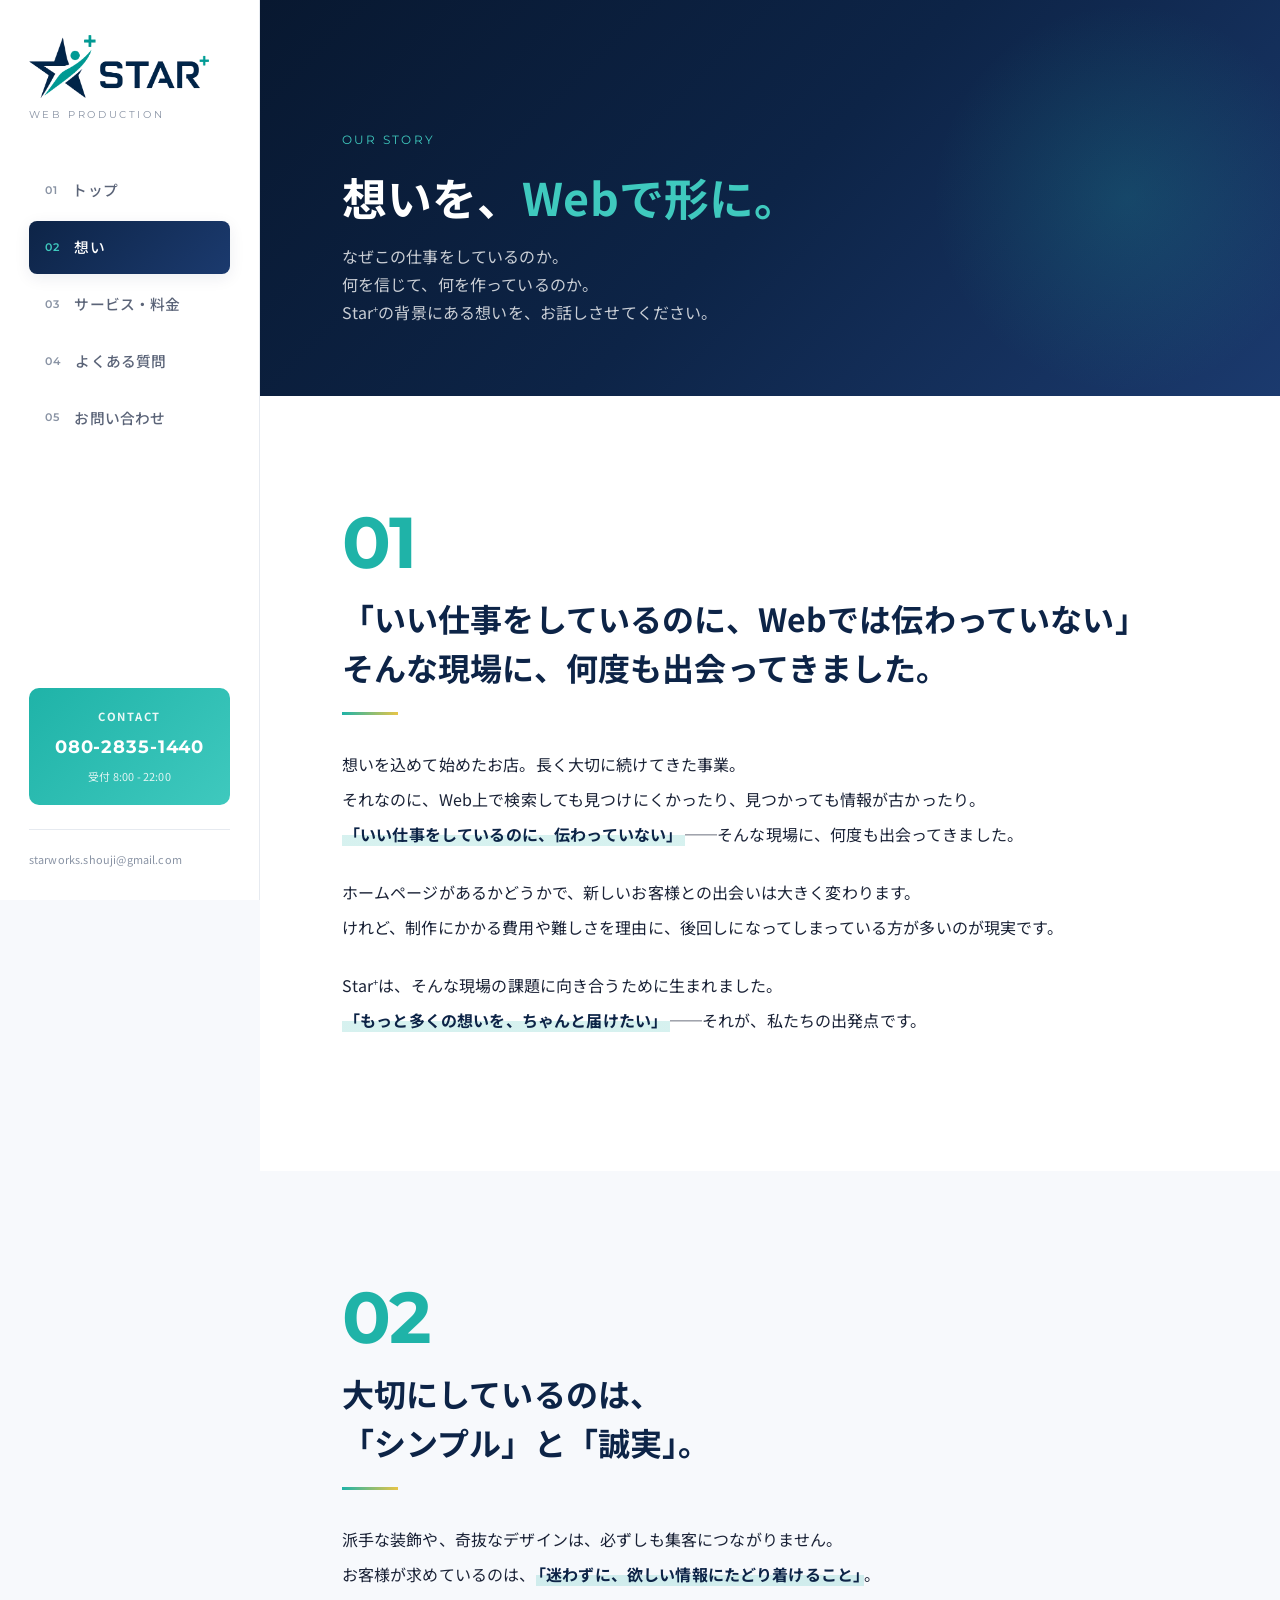
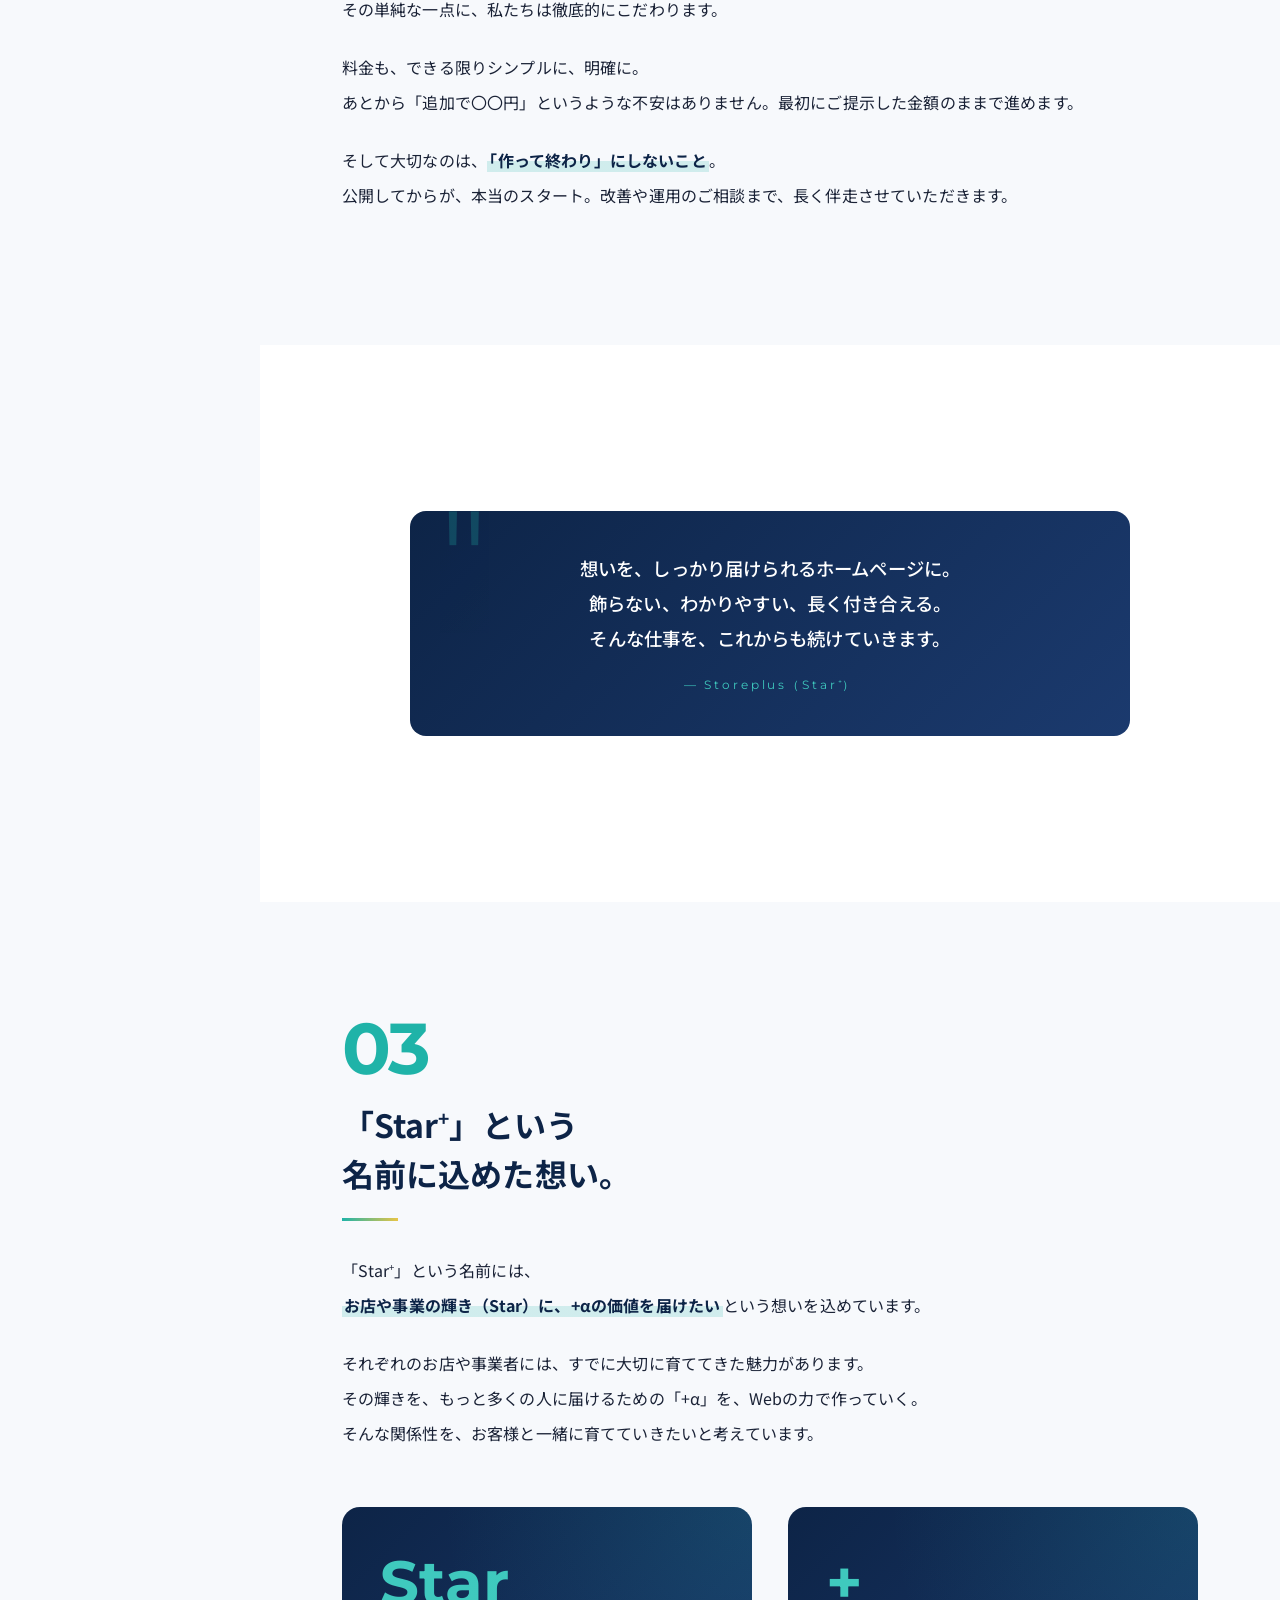
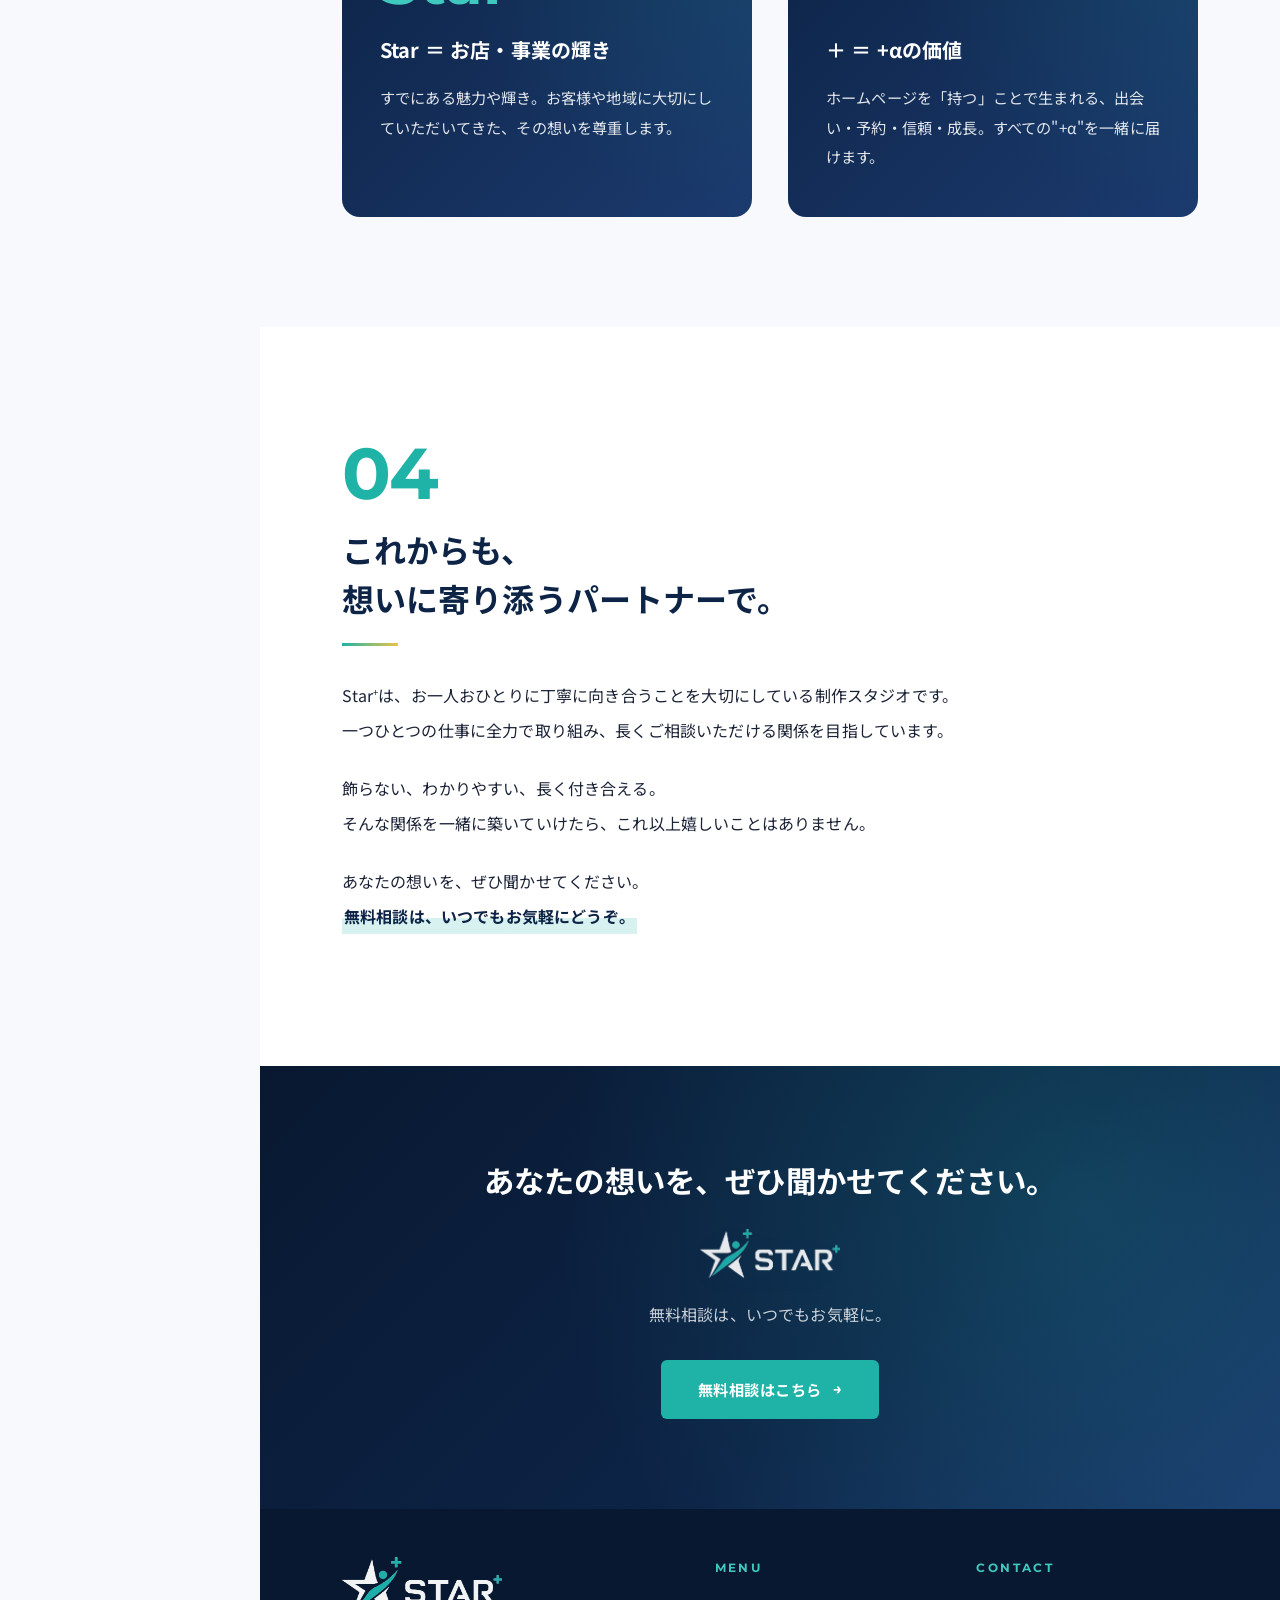
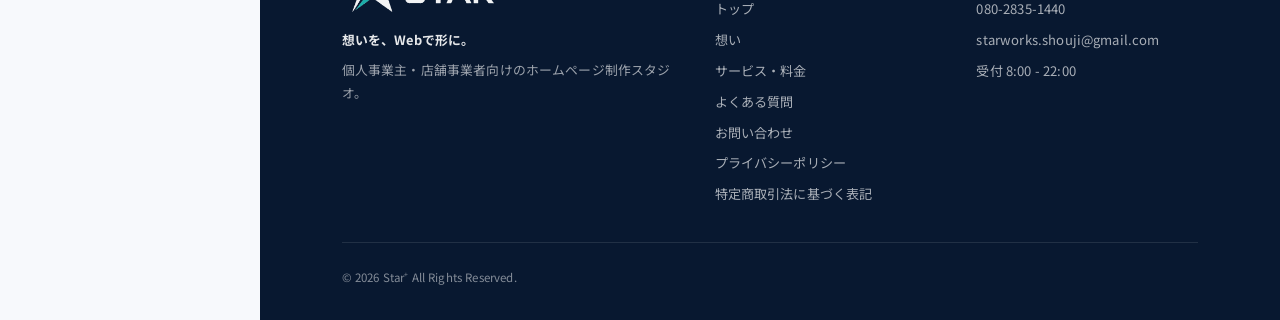
<file: about.html>
<!DOCTYPE html>
<html lang="ja">
<head>
<meta charset="UTF-8">
<meta name="viewport" content="width=device-width, initial-scale=1.0">
<title>想い | Star+｜想いを、Webで形に</title>
<meta name="description" content="Star+が大切にしている想い。なぜこの仕事をしているのか、何を信じて作っているのか。仙台・宮城を拠点に、個人事業主・店舗事業者の魅力を伝えるホームページを制作しています。">
<meta name="robots" content="index,follow">
<link rel="canonical" href="https://starplus-hp.jp/about.html">

<!-- OGP -->
<meta property="og:title" content="想い | Star+｜想いを、Webで形に">
<meta property="og:description" content="Star+が大切にしている想い。なぜこの仕事をしているのか、何を信じて作っているのか。">
<meta property="og:type" content="article">
<meta property="og:url" content="https://starplus-hp.jp/about.html">

<link rel="preconnect" href="https://fonts.googleapis.com">
<link rel="preconnect" href="https://fonts.gstatic.com" crossorigin>
<link href="https://fonts.googleapis.com/css2?family=Noto+Sans+JP:wght@300;400;500;700&family=Montserrat:wght@400;600;700&display=swap" rel="stylesheet">
<link rel="stylesheet" href="assets/style.css">

<!-- Google tag (gtag.js) -->
<script async src="https://www.googletagmanager.com/gtag/js?id=G-N7WG9L27VW"></script>
<script>
  window.dataLayer = window.dataLayer || [];
  function gtag(){dataLayer.push(arguments);}
  gtag('js', new Date());

  gtag('config', 'G-N7WG9L27VW');
</script>

<style>
  /* 想いページ専用のスタイル */
  .about-section { background: var(--white); padding: 110px 8%; }
  .about-section.alt { background: var(--bg); }
  .about-block {
    max-width: 880px;
    margin: 0 auto;
  }
  .about-num {
    font-family: var(--font-en);
    font-size: 4.5rem;
    font-weight: 700;
    color: var(--teal);
    line-height: 1;
    opacity: .18;
    margin-bottom: 1rem;
    letter-spacing: -.02em;
  }
  .about-title {
    font-size: clamp(1.4rem, 2.6vw, 2rem);
    font-weight: 700;
    line-height: 1.55;
    color: var(--navy);
    margin-bottom: 2rem;
    position: relative;
  }
  .about-title::after {
    content: '';
    display: block;
    width: 56px; height: 3px;
    background: linear-gradient(90deg, var(--teal), var(--gold));
    margin-top: 1.2rem;
  }
  .about-body p {
    font-size: 1rem;
    color: var(--text);
    line-height: 2.2;
    margin-bottom: 1.4rem;
  }
  .about-body p .em {
    color: var(--navy);
    font-weight: 700;
    background: linear-gradient(180deg, transparent 55%, rgba(31,179,168,.18) 55%);
    padding: 0 .15em;
  }
  .about-quote {
    margin: 3.5rem auto;
    max-width: 720px;
    padding: 2.5rem;
    background: linear-gradient(135deg, var(--navy) 0%, var(--navy-light) 100%);
    border-radius: 16px;
    text-align: center;
    position: relative;
    overflow: hidden;
  }
  .about-quote::before {
    content: '"';
    position: absolute;
    top: -20px; left: 30px;
    font-family: 'Montserrat', serif;
    font-size: 8rem;
    color: var(--teal);
    opacity: .25;
    line-height: 1;
  }
  .about-quote p {
    color: var(--white);
    font-size: 1.15rem;
    font-weight: 500;
    line-height: 1.9;
    position: relative;
    z-index: 1;
  }
  .about-quote .author {
    font-family: var(--font-en);
    font-size: .72rem;
    letter-spacing: .25em;
    color: var(--teal-light);
    margin-top: 1.2rem;
    display: block;
  }

  .meaning-grid {
    display: grid;
    grid-template-columns: 1fr 1fr;
    gap: 2.2rem;
    max-width: 1000px;
    margin: 3.5rem auto 0;
  }
  .meaning-card {
    background: linear-gradient(135deg, var(--navy) 0%, var(--navy-light) 100%);
    border-radius: 18px;
    padding: 2.8rem 2.4rem;
    border: none;
    position: relative;
    overflow: hidden;
    color: var(--white);
    transition: all .3s ease;
  }
  .meaning-card::before {
    content: '';
    position: absolute;
    inset: 0;
    background: radial-gradient(circle at 100% 0%, rgba(31,179,168,.15) 0%, transparent 60%);
    pointer-events: none;
  }
  .meaning-card:hover {
    transform: translateY(-8px);
    box-shadow: 0 20px 50px rgba(31,179,168,.25);
  }
  .meaning-card .mg-symbol {
    font-family: var(--font-en);
    font-size: 3.8rem;
    font-weight: 700;
    color: var(--teal-light);
    margin-bottom: 1.2rem;
    line-height: 1;
    display: inline-block;
  }
  .meaning-card h3 {
    font-size: 1.25rem;
    font-weight: 700;
    color: var(--white);
    margin-bottom: 1rem;
    position: relative;
    z-index: 1;
  }
  .meaning-card p {
    font-size: .95rem;
    color: rgba(255,255,255,.88);
    line-height: 1.95;
    position: relative;
    z-index: 1;
  }

  @media (max-width: 768px) {
    .about-section { padding: 70px 6%; }
    .about-quote { padding: 1.8rem; }
    .about-quote p { font-size: 1rem; }
    .meaning-grid { grid-template-columns: 1fr; gap: 1.2rem; }
  }
</style>
</head>
<body>

<div class="mb-header">
  <a href="index.html"><img src="assets/images/logo.png" alt="Star+"></a>
  <button class="hamburger" aria-label="メニュー"><span></span><span></span><span></span></button>
</div>
<div class="mb-overlay"></div>

<div class="app">

  <aside class="sidebar">
    <a href="index.html" class="sidebar-logo">
      <img src="assets/images/logo.png" alt="Star+">
      <div class="brand-sub">Web Production</div>
    </a>
    <nav class="sidebar-nav">
      <a href="index.html"><span class="nav-num">01</span>トップ</a>
      <a href="about.html" class="active"><span class="nav-num">02</span>想い</a>
      <a href="service.html"><span class="nav-num">03</span>サービス・料金</a>
      <a href="faq.html"><span class="nav-num">04</span>よくある質問</a>
      <a href="contact.html"><span class="nav-num">05</span>お問い合わせ</a>
    </nav>
    <div class="sidebar-cta">
      <div class="label">CONTACT</div>
      <div class="num">080-2835-1440</div>
      <div class="hours">受付 8:00 - 22:00</div>
    </div>
    <div class="sidebar-foot">starworks.shouji@gmail.com</div>
  </aside>

  <main class="main">

    <section class="page-hero">
      <div class="page-hero-inner">
        <div class="page-crumb reveal">OUR STORY</div>
        <h1 class="page-title reveal delay-1">想いを、<span style="color:var(--teal-light);">Webで形に。</span></h1>
        <p class="page-sub reveal delay-2">
          <span class="nobr">なぜこの仕事をしているのか。</span><br class="pc-br">
          <span class="nobr">何を信じて、何を作っているのか。</span><br class="pc-br">
          Star<sup class="brand-sup">+</sup>の<span class="nobr">背景にある想いを、</span><span class="nobr">お話しさせてください。</span>
        </p>
      </div>
    </section>

    <!-- ===== Story 01 ===== -->
    <section class="about-section">
      <div class="about-block">
        <div class="about-num reveal">01</div>
        <h2 class="about-title reveal delay-1">「いい仕事をしているのに、Webでは伝わっていない」<br>そんな現場に、何度も出会ってきました。</h2>
        <div class="about-body">
          <p class="reveal delay-1">
            想いを込めて始めたお店。長く大切に続けてきた事業。<br>
            それなのに、Web上で検索しても見つけにくかったり、見つかっても情報が古かったり。<br>
            <span class="em">「いい仕事をしているのに、伝わっていない」</span>──そんな現場に、何度も出会ってきました。
          </p>
          <p class="reveal delay-2">
            ホームページがあるかどうかで、新しいお客様との出会いは大きく変わります。<br>
            けれど、制作にかかる費用や難しさを理由に、後回しになってしまっている方が多いのが現実です。
          </p>
          <p class="reveal delay-3">
            Star<sup class="brand-sup">+</sup>は、そんな現場の課題に向き合うために生まれました。<br>
            <span class="em">「もっと多くの想いを、ちゃんと届けたい」</span>──それが、私たちの出発点です。
          </p>
        </div>
      </div>
    </section>

    <!-- ===== Story 02 ===== -->
    <section class="about-section alt">
      <div class="about-block">
        <div class="about-num reveal">02</div>
        <h2 class="about-title reveal delay-1">大切にしているのは、<br>「シンプル」と「誠実」。</h2>
        <div class="about-body">
          <p class="reveal delay-1">
            派手な装飾や、奇抜なデザインは、必ずしも集客につながりません。<br>
            お客様が求めているのは、<span class="em">「迷わずに、欲しい情報にたどり着けること」</span>。<br>
            その単純な一点に、私たちは徹底的にこだわります。
          </p>
          <p class="reveal delay-2">
            料金も、できる限りシンプルに、明確に。<br>
            あとから「追加で〇〇円」というような不安はありません。最初にご提示した金額のままで進めます。
          </p>
          <p class="reveal delay-3">
            そして大切なのは、<span class="em">「作って終わり」にしないこと</span>。<br>
            公開してからが、本当のスタート。改善や運用のご相談まで、長く伴走させていただきます。
          </p>
        </div>
      </div>
    </section>

    <!-- ===== Quote ===== -->
    <section class="about-section">
      <div class="about-quote reveal">
        <p>
          <span class="nobr">想いを、</span><span class="nobr">しっかり届けられる</span><span class="nobr">ホームページに。</span><br class="pc-br">
          <span class="nobr">飾らない、</span><span class="nobr">わかりやすい、</span><span class="nobr">長く付き合える。</span><br class="pc-br">
          <span class="nobr">そんな仕事を、</span><span class="nobr">これからも続けていきます。</span>
        </p>
        <span class="author">— Storeplus（Star<sup class="brand-sup">+</sup>）</span>
      </div>
    </section>

    <!-- ===== Story 03 - ブランド名に込めた想い ===== -->
    <section class="about-section alt">
      <div class="about-block">
        <div class="about-num reveal">03</div>
        <h2 class="about-title reveal delay-1">「Star<sup class="brand-sup">+</sup>」という<br>名前に込めた想い。</h2>
        <div class="about-body">
          <p class="reveal delay-1">
            「Star<sup class="brand-sup">+</sup>」という名前には、<br>
            <span class="em">お店や事業の輝き（Star）に、+αの価値を届けたい</span>という想いを込めています。
          </p>
          <p class="reveal delay-2">
            それぞれのお店や事業者には、すでに大切に育ててきた魅力があります。<br>
            その輝きを、もっと多くの人に届けるための「+α」を、Webの力で作っていく。<br>
            そんな関係性を、お客様と一緒に育てていきたいと考えています。
          </p>
        </div>

        <div class="meaning-grid">
          <div class="meaning-card reveal">
            <div class="mg-symbol">Star</div>
            <h3>Star ＝ お店・事業の輝き</h3>
            <p>すでにある魅力や輝き。お客様や地域に大切にしていただいてきた、その想いを尊重します。</p>
          </div>
          <div class="meaning-card reveal delay-1">
            <div class="mg-symbol">+</div>
            <h3>＋ ＝ +αの価値</h3>
            <p>ホームページを「持つ」ことで生まれる、出会い・予約・信頼・成長。すべての"+α"を一緒に届けます。</p>
          </div>
        </div>
      </div>
    </section>

    <!-- ===== Story 04 - これから ===== -->
    <section class="about-section">
      <div class="about-block">
        <div class="about-num reveal">04</div>
        <h2 class="about-title reveal delay-1">これからも、<br>想いに寄り添うパートナーで。</h2>
        <div class="about-body">
          <p class="reveal delay-1">
            Star<sup class="brand-sup">+</sup>は、お一人おひとりに丁寧に向き合うことを大切にしている制作スタジオです。<br>
            一つひとつの仕事に全力で取り組み、長くご相談いただける関係を目指しています。
          </p>
          <p class="reveal delay-2">
            飾らない、わかりやすい、長く付き合える。<br>
            そんな関係を一緒に築いていけたら、これ以上嬉しいことはありません。
          </p>
          <p class="reveal delay-3">
            <span class="nobr">あなたの想いを、</span><span class="nobr">ぜひ聞かせてください。</span><br class="pc-br">
            <span class="em nobr">無料相談は、いつでもお気軽にどうぞ。</span>
          </p>
        </div>
      </div>
    </section>

    <!-- ===== CTA ===== -->
    <section class="section" style="background:linear-gradient(135deg,var(--navy-deep) 0%,var(--navy) 60%,var(--navy-light) 100%);color:var(--white);text-align:center;padding:90px 8%;position:relative;overflow:hidden;">
      <div style="position:absolute;inset:0;background:radial-gradient(circle at 80% 30%, rgba(31,179,168,.2) 0%, transparent 60%);pointer-events:none;"></div>
      <div class="reveal" style="position:relative;z-index:1;">
        <h2 style="font-size:clamp(1.5rem,2.4vw,1.9rem);font-weight:700;line-height:1.6;margin-bottom:1.5rem;color:var(--white);">
          <span class="nobr">あなたの想いを、</span><span class="nobr">ぜひ聞かせてください。</span>
        </h2>
        <!-- セクション末尾のロゴ -->
        <div class="section-logo" style="margin:0 auto 1.4rem;">
          <img src="assets/images/logo-light.png" alt="Star+">
        </div>
        <p style="color:rgba(255,255,255,.78);margin-bottom:2rem;">無料相談は、いつでもお気軽に。</p>
        <a href="contact.html" class="btn btn-teal" data-cta="about-bottom">無料相談はこちら<span class="arrow">→</span></a>
      </div>
    </section>

    <footer class="footer">
      <div class="footer-grid">
        <div class="footer-brand">
          <img src="assets/images/logo-light.png" alt="Star+">
          <p><strong style="color:rgba(255,255,255,.9);display:block;margin-bottom:.4rem;">想いを、Webで形に。</strong>個人事業主・店舗事業者向けのホームページ制作スタジオ。</p>
        </div>
        <div class="footer-col">
          <h4>Menu</h4>
          <a href="index.html">トップ</a>
          <a href="about.html">想い</a>
          <a href="service.html">サービス・料金</a>
          <a href="faq.html">よくある質問</a>
          <a href="contact.html">お問い合わせ</a>
          <a href="privacy.html">プライバシーポリシー</a>
          <a href="law.html">特定商取引法に基づく表記</a>
        </div>
        <div class="footer-col">
          <h4>Contact</h4>
          <p>080-2835-1440</p>
          <p>starworks.shouji@gmail.com</p>
          <p>受付 8:00 - 22:00</p>
        </div>
      </div>
      <div class="footer-bottom">
        <span>© 2026 Star<sup class="brand-sup">+</sup> All Rights Reserved.</span>
      </div>
    </footer>

  </main>
</div>

<script src="assets/script.js"></script>
</body>
</html>
</file>
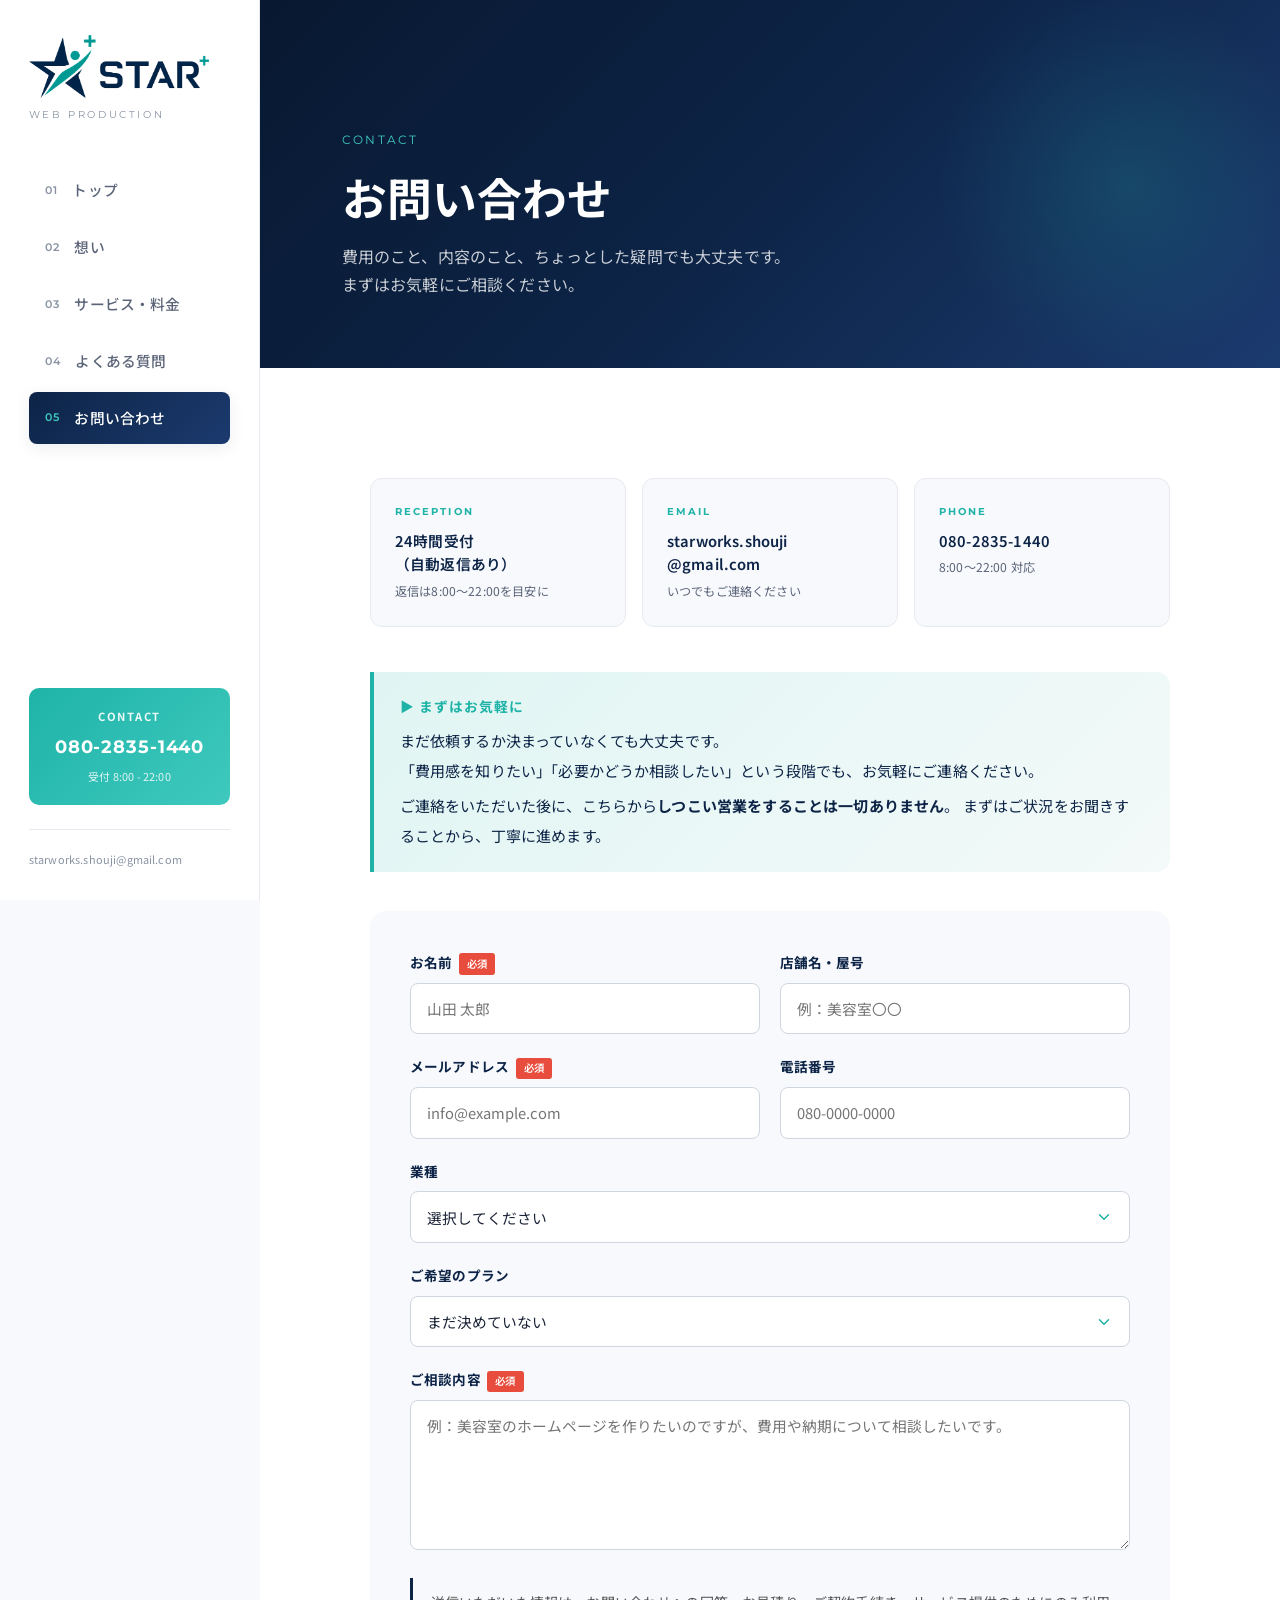
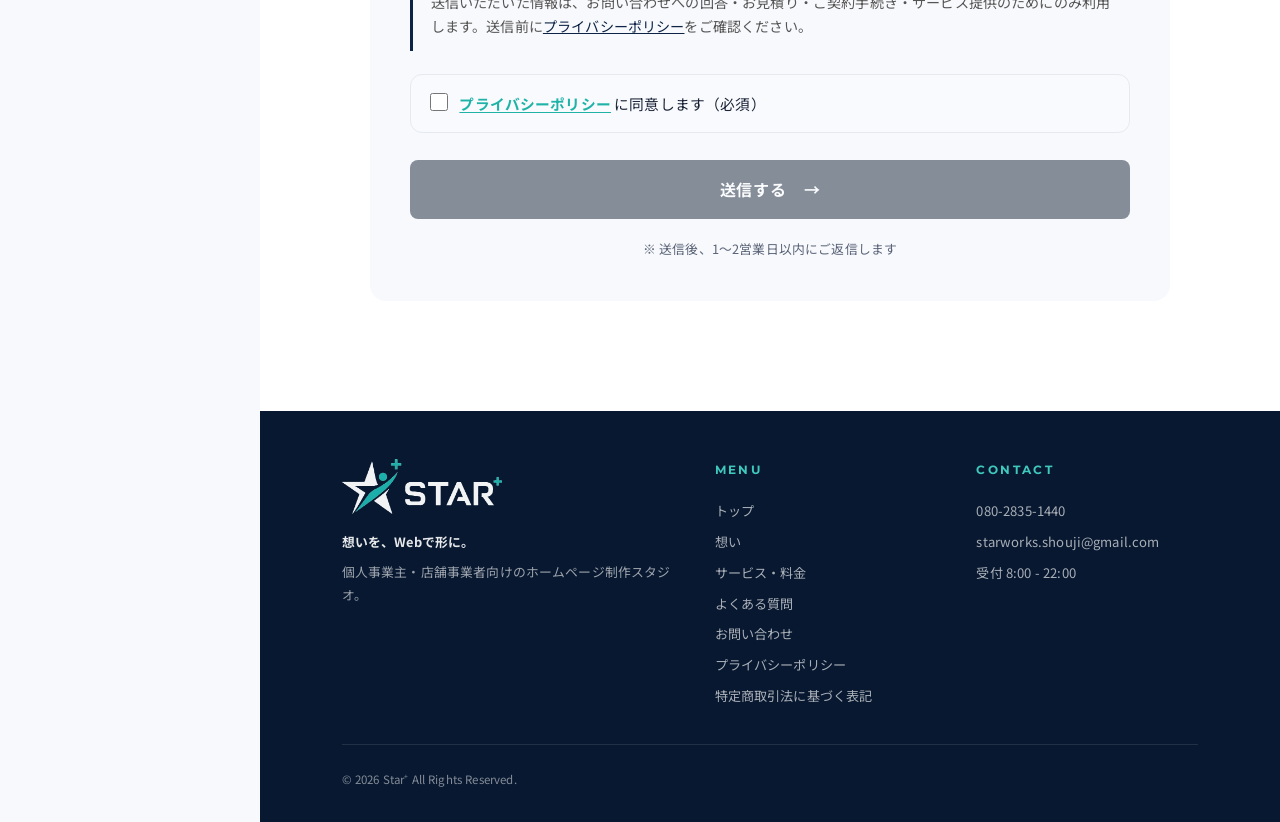
<file: contact.html>
<!DOCTYPE html>
<html lang="ja">
<head>
<meta charset="UTF-8">
<meta name="viewport" content="width=device-width, initial-scale=1.0">
<title>お問い合わせ | Star+｜仙台・宮城のホームページ制作</title>
<meta name="description" content="Star+へのお問い合わせ。新規制作・リニューアル・修正など、どんなお悩みもお気軽にご相談ください。費用感を知りたい段階でも歓迎です。しつこい営業は一切いたしません。24時間受付（自動返信あり）。">
<meta name="robots" content="index,follow">
<link rel="canonical" href="https://starplus-hp.jp/contact.html">

<meta property="og:title" content="お問い合わせ | Star+">
<meta property="og:description" content="新規制作・リニューアル・修正など、どんなお悩みもお気軽にご相談ください。24時間受付。">
<meta property="og:type" content="website">
<meta property="og:url" content="https://starplus-hp.jp/contact.html">

<link rel="preconnect" href="https://fonts.googleapis.com">
<link href="https://fonts.googleapis.com/css2?family=Noto+Sans+JP:wght@300;400;500;700&family=Montserrat:wght@400;600;700&display=swap" rel="stylesheet">
<link rel="stylesheet" href="assets/style.css">

<!-- Google tag (gtag.js) -->
<script async src="https://www.googletagmanager.com/gtag/js?id=G-N7WG9L27VW"></script>
<script>
  window.dataLayer = window.dataLayer || [];
  function gtag(){dataLayer.push(arguments);}
  gtag('js', new Date());

  gtag('config', 'G-N7WG9L27VW');
</script>
</head>
<body>

<div class="mb-header">
  <a href="index.html"><img src="assets/images/logo.png" alt="Star+"></a>
  <button class="hamburger" aria-label="メニュー"><span></span><span></span><span></span></button>
</div>
<div class="mb-overlay"></div>

<div class="app">

  <aside class="sidebar">
    <a href="index.html" class="sidebar-logo">
      <img src="assets/images/logo.png" alt="Star+">
      <div class="brand-sub">Web Production</div>
    </a>
    <nav class="sidebar-nav">
      <a href="index.html"><span class="nav-num">01</span>トップ</a>
      <a href="about.html"><span class="nav-num">02</span>想い</a>
      <a href="service.html"><span class="nav-num">03</span>サービス・料金</a>
      <a href="faq.html"><span class="nav-num">04</span>よくある質問</a>
      <a href="contact.html" class="active"><span class="nav-num">05</span>お問い合わせ</a>
    </nav>
    <div class="sidebar-cta">
      <div class="label">CONTACT</div>
      <div class="num">080-2835-1440</div>
      <div class="hours">受付 8:00 - 22:00</div>
    </div>
    <div class="sidebar-foot">starworks.shouji@gmail.com</div>
  </aside>

  <main class="main">

    <section class="page-hero">
      <div class="page-hero-inner">
        <div class="page-crumb reveal">CONTACT</div>
        <h1 class="page-title reveal delay-1">お問い合わせ</h1>
        <p class="page-sub reveal delay-2">
          費用のこと、内容のこと、ちょっとした疑問でも大丈夫です。<br>
          まずはお気軽にご相談ください。
        </p>
      </div>
    </section>

    <section class="contact-section">
      <div class="contact-inner">

        <div class="contact-info-grid reveal">
          <div class="contact-info-card">
            <div class="ci-label">RECEPTION</div>
            <div class="ci-main">24時間受付<br>（自動返信あり）</div>
            <div class="ci-sub">返信は8:00〜22:00を目安に</div>
          </div>
          <div class="contact-info-card">
            <div class="ci-label">EMAIL</div>
            <div class="ci-main">starworks.shouji<br>@gmail.com</div>
            <div class="ci-sub">いつでもご連絡ください</div>
          </div>
          <div class="contact-info-card">
            <div class="ci-label">PHONE</div>
            <div class="ci-main">080-2835-1440</div>
            <div class="ci-sub">8:00〜22:00 対応</div>
          </div>
        </div>

        <!-- ====== 相談ハードルを下げるメッセージ ====== -->
        <div class="contact-intro reveal">
          <span class="ci-title">▶ まずはお気軽に</span>
          <p>
            まだ依頼するか決まっていなくても大丈夫です。<br>
            「費用感を知りたい」「必要かどうか相談したい」という段階でも、お気軽にご連絡ください。
          </p>
          <p>
            ご連絡をいただいた後に、こちらから<strong>しつこい営業をすることは一切ありません</strong>。
            まずはご状況をお聞きすることから、丁寧に進めます。
          </p>
        </div>

        <!-- ============================================
             【Formspreeの設定済み】
             Formspree フォームID: mojrobga
             ============================================ -->
        <form class="contact-form reveal delay-1" action="https://formspree.io/f/mojrobga" method="POST">
          <div class="form-row">
            <div class="fg">
              <label>お名前<span class="req">必須</span></label>
              <input type="text" name="name" placeholder="山田 太郎" required>
            </div>
            <div class="fg">
              <label>店舗名・屋号</label>
              <input type="text" name="store" placeholder="例：美容室〇〇">
            </div>
          </div>

          <div class="form-row">
            <div class="fg">
              <label>メールアドレス<span class="req">必須</span></label>
              <input type="email" name="email" placeholder="info@example.com" required>
            </div>
            <div class="fg">
              <label>電話番号</label>
              <input type="tel" name="phone" placeholder="080-0000-0000">
            </div>
          </div>

          <div class="fg">
            <label>業種</label>
            <select name="category">
              <option value="">選択してください</option>
              <option value="hair">美容室・ヘアサロン</option>
              <option value="nail">ネイルサロン</option>
              <option value="lash">まつ毛サロン</option>
              <option value="esthetic">エステ・フェイシャル</option>
              <option value="seitai">整体・整骨院</option>
              <option value="massage">マッサージ・リラクゼーション</option>
              <option value="cafe">カフェ・飲食店</option>
              <option value="gym">パーソナルジム</option>
              <option value="solo">個人事業主</option>
              <option value="other">その他</option>
            </select>
          </div>

          <div class="fg">
            <label>ご希望のプラン</label>
            <select name="plan">
              <option value="">まだ決めていない</option>
              <optgroup label="新規制作プラン">
                <option value="simple">シンプルLP（55,000円〜）</option>
                <option value="standard">スタンダード（88,000円〜）</option>
                <option value="full">フルサポート（132,000円〜）</option>
              </optgroup>
              <optgroup label="リニューアル・修正プラン">
                <option value="spot">スポット修正（22,000円〜）</option>
                <option value="partial">部分リニューアル（44,000円〜）</option>
                <option value="full-renewal">フルリニューアル（77,000円〜）</option>
              </optgroup>
              <optgroup label="その他">
                <option value="maintenance">保守プランのみ</option>
                <option value="consult">相談したい</option>
              </optgroup>
            </select>
          </div>

          <div class="fg">
            <label>ご相談内容<span class="req">必須</span></label>
            <textarea name="message" placeholder="例：美容室のホームページを作りたいのですが、費用や納期について相談したいです。" required></textarea>
          </div>

          <!-- ====== 個人情報の利用目的説明 ====== -->
          <div class="form-privacy-note">
            <p>送信いただいた情報は、お問い合わせへの回答・お見積り・ご契約手続き・サービス提供のためにのみ利用します。送信前に<a href="privacy.html" target="_blank" rel="noopener">プライバシーポリシー</a>をご確認ください。</p>
          </div>

          <!-- ====== プライバシーポリシー同意 ====== -->
          <div class="fg-consent">
            <label>
              <input type="checkbox" id="privacy-consent" name="privacy_agreed" value="agreed" required>
              <span>
                <a href="privacy.html" target="_blank" rel="noopener">プライバシーポリシー</a> に同意します（必須）
              </span>
            </label>
          </div>

          <input type="hidden" name="_subject" value="【Star+】お問い合わせがありました">
          <input type="hidden" name="_next" value="https://starplus-hp.jp/thanks.html">
          <button type="submit" class="submit-btn" data-cta="contact-submit" disabled aria-disabled="true">送信する　→</button>
          <p class="form-note">※ 送信後、1〜2営業日以内にご返信します</p>
        </form>

      </div>
    </section>

    <footer class="footer">
      <div class="footer-grid">
        <div class="footer-brand">
          <img src="assets/images/logo-light.png" alt="Star+">
          <p><strong style="color:rgba(255,255,255,.9);display:block;margin-bottom:.4rem;">想いを、Webで形に。</strong>個人事業主・店舗事業者向けのホームページ制作スタジオ。</p>
        </div>
        <div class="footer-col">
          <h4>Menu</h4>
          <a href="index.html">トップ</a>
          <a href="about.html">想い</a>
          <a href="service.html">サービス・料金</a>
          <a href="faq.html">よくある質問</a>
          <a href="contact.html">お問い合わせ</a>
          <a href="privacy.html">プライバシーポリシー</a>
          <a href="law.html">特定商取引法に基づく表記</a>
        </div>
        <div class="footer-col">
          <h4>Contact</h4>
          <p>080-2835-1440</p>
          <p>starworks.shouji@gmail.com</p>
          <p>受付 8:00 - 22:00</p>
        </div>
      </div>
      <div class="footer-bottom">
        <span>© 2026 Star<sup class="brand-sup">+</sup> All Rights Reserved.</span>
      </div>
    </footer>

  </main>
</div>

<script src="assets/script.js"></script>
</body>
</html>
</file>
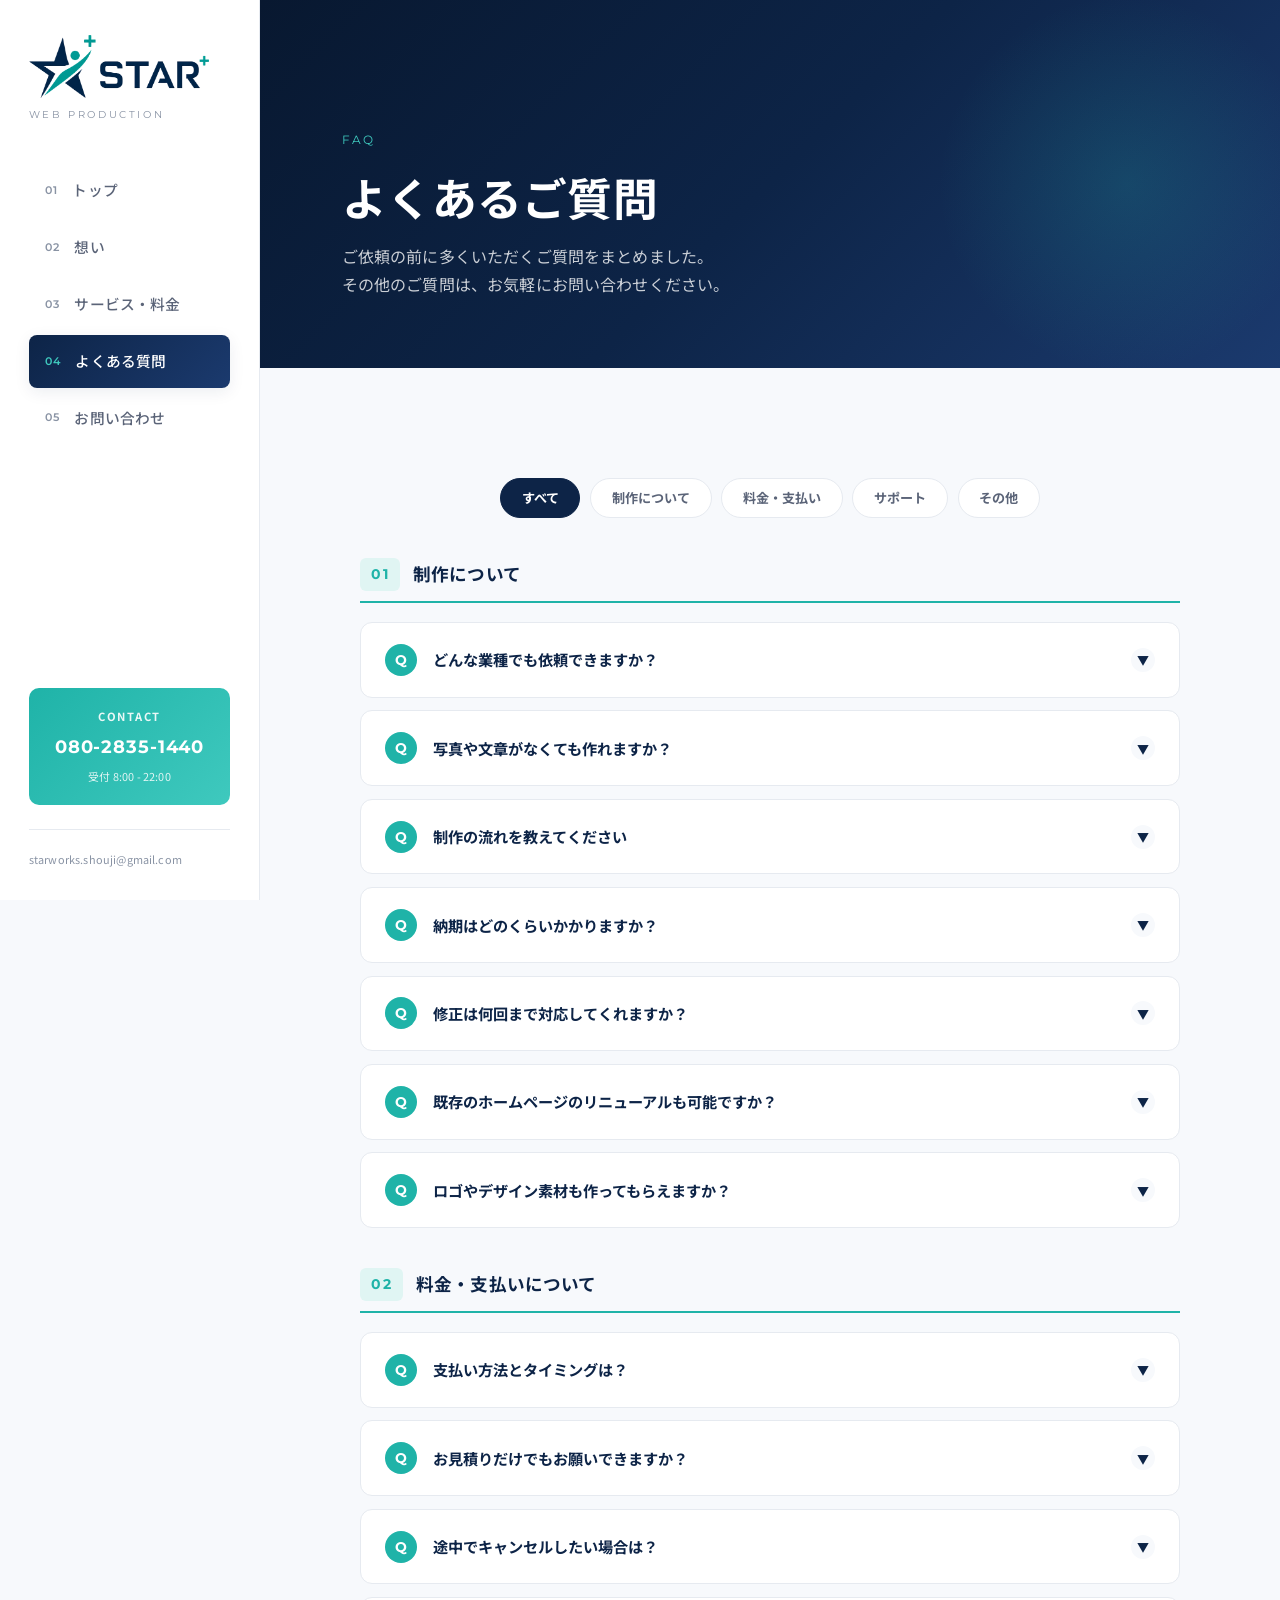
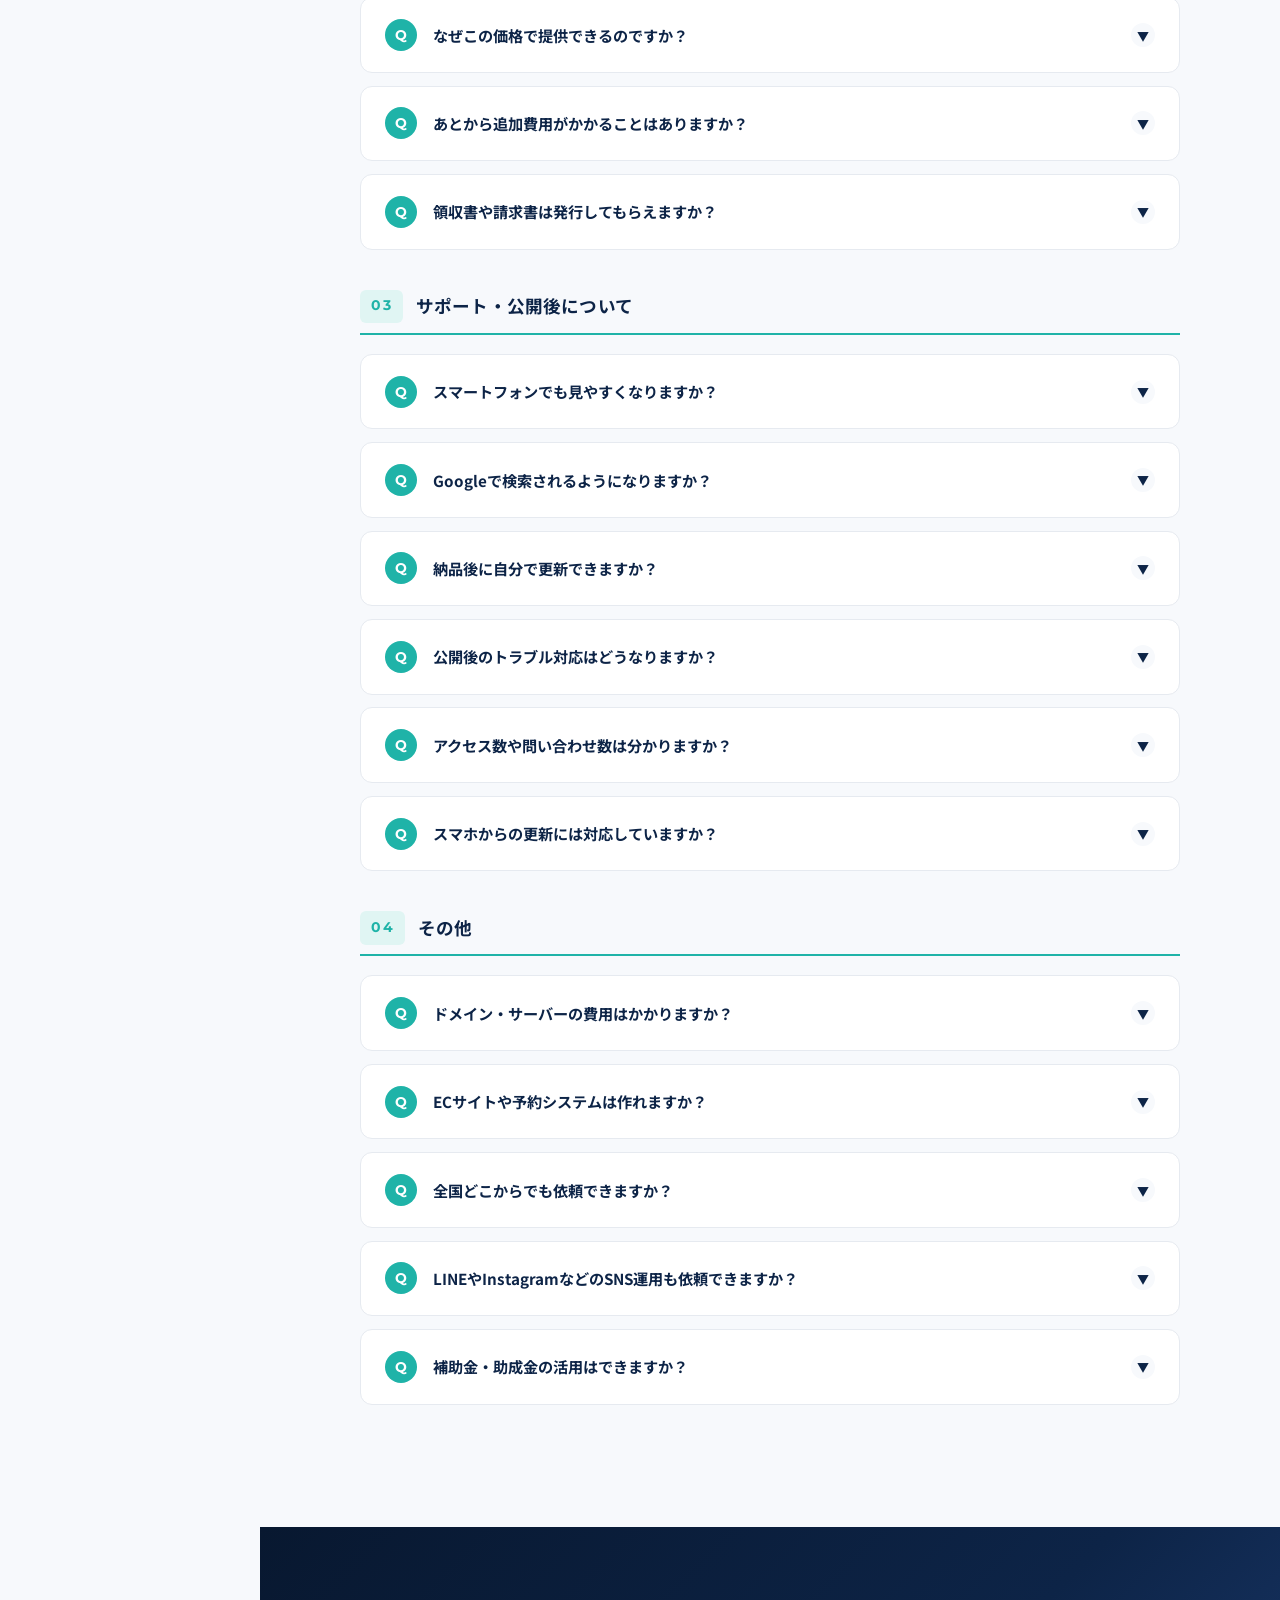
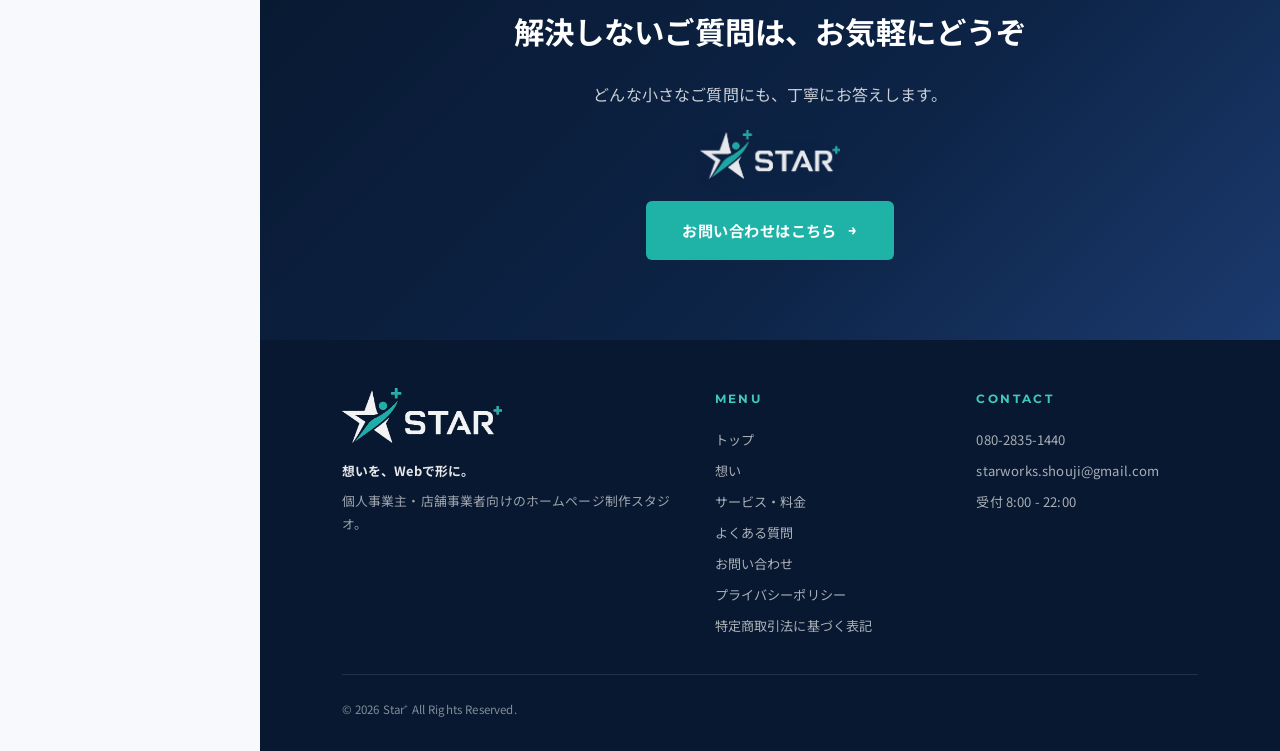
<file: faq.html>
<!DOCTYPE html>
<html lang="ja">
<head>
<meta charset="UTF-8">
<meta name="viewport" content="width=device-width, initial-scale=1.0">
<title>よくある質問 | Star+｜仙台・宮城のホームページ制作</title>
<meta name="description" content="Star+のホームページ制作について、よくいただくご質問をまとめました。料金・納期・修正回数・支払い方法・サポート範囲など。">
<meta name="robots" content="index,follow">
<link rel="canonical" href="https://starplus-hp.jp/faq.html">

<meta property="og:title" content="よくある質問 | Star+">
<meta property="og:description" content="ホームページ制作について、よくいただくご質問をまとめました。料金・納期・修正・支払い方法など。">
<meta property="og:type" content="website">
<meta property="og:url" content="https://starplus-hp.jp/faq.html">

<link rel="preconnect" href="https://fonts.googleapis.com">
<link href="https://fonts.googleapis.com/css2?family=Noto+Sans+JP:wght@300;400;500;700&family=Montserrat:wght@400;600;700&display=swap" rel="stylesheet">
<link rel="stylesheet" href="assets/style.css">

<!-- Google tag (gtag.js) -->
<script async src="https://www.googletagmanager.com/gtag/js?id=G-N7WG9L27VW"></script>
<script>
  window.dataLayer = window.dataLayer || [];
  function gtag(){dataLayer.push(arguments);}
  gtag('js', new Date());

  gtag('config', 'G-N7WG9L27VW');
</script>

<!-- ====== 構造化データ：FAQPage ======
     ※ HTML 本文の Q&A と一致するように作成しています。
     文言を更新した場合、この JSON-LD も合わせて更新してください。
================================================== -->
<script type="application/ld+json">
{
  "@context": "https://schema.org",
  "@type": "FAQPage",
  "mainEntity": [
    {
      "@type": "Question",
      "name": "どんな業種でも依頼できますか？",
      "acceptedAnswer": {
        "@type": "Answer",
        "text": "はい、業種は問いません。美容室・ネイルサロン・まつ毛サロン・エステ・整体院・整骨院・カフェ・飲食店・パーソナルジム・個人事業主など、幅広くご相談を承っています。"
      }
    },
    {
      "@type": "Question",
      "name": "写真や文章がなくても作れますか？",
      "acceptedAnswer": {
        "@type": "Answer",
        "text": "はい、大丈夫です。写真はフリー素材（商用利用可のもの）やAI生成素材（商用利用可の範囲で確認のうえ使用）で補い、文章もヒアリング内容をもとにこちらで作成します。「素材の準備が大変…」という方もご安心ください。"
      }
    },
    {
      "@type": "Question",
      "name": "制作の流れを教えてください",
      "acceptedAnswer": {
        "@type": "Answer",
        "text": "①無料ヒアリング（30〜45分）→ ②お見積り・ご契約 → ③デザイン提案・制作 → ④修正・確認 → ⑤納品・公開、という流れです。"
      }
    },
    {
      "@type": "Question",
      "name": "納期はどのくらいかかりますか？",
      "acceptedAnswer": {
        "@type": "Answer",
        "text": "ご契約から納品まで、シンプルLPは約2週間、スタンダード以上は約3〜4週間が目安です。素材のご提供が早いほど納期も早まります。"
      }
    },
    {
      "@type": "Question",
      "name": "修正は何回まで対応してくれますか？",
      "acceptedAnswer": {
        "@type": "Answer",
        "text": "プランによって異なります。シンプルLPは2回、スタンダードは3回、フルサポートは5回まで無料で対応します。回数を超える修正は、1回につき5,500円（税込）で承ります。"
      }
    },
    {
      "@type": "Question",
      "name": "既存のホームページのリニューアルも可能ですか？",
      "acceptedAnswer": {
        "@type": "Answer",
        "text": "はい、可能です。現状の課題をヒアリングしながら、現代的なデザインに作り変えます。既存のコンテンツや写真を活かしたリニューアルにも対応します。"
      }
    },
    {
      "@type": "Question",
      "name": "ロゴやデザイン素材も作ってもらえますか？",
      "acceptedAnswer": {
        "@type": "Answer",
        "text": "簡単なロゴ・バナー・サイト用イラストであれば制作対応可能です（別途お見積り）。本格的なブランドロゴは、信頼できるデザイナーをご紹介することもできます。"
      }
    },
    {
      "@type": "Question",
      "name": "支払い方法とタイミングは？",
      "acceptedAnswer": {
        "@type": "Answer",
        "text": "銀行振込にて対応しています。ご契約時に制作費の50%、納品時に残り50%のお支払いをお願いしています。請求書はPDFでメール送付します。"
      }
    },
    {
      "@type": "Question",
      "name": "お見積りだけでもお願いできますか？",
      "acceptedAnswer": {
        "@type": "Answer",
        "text": "もちろんです。お見積りは完全無料、相談だけでも大丈夫です。ご希望がない限り、継続的な営業連絡は行いません。"
      }
    },
    {
      "@type": "Question",
      "name": "途中でキャンセルしたい場合は？",
      "acceptedAnswer": {
        "@type": "Answer",
        "text": "ご契約後のキャンセルも可能です。ただし、すでに着手している場合は進行状況に応じた費用を頂戴することがあります。詳細は契約書にてご確認いただけます。"
      }
    },
    {
      "@type": "Question",
      "name": "なぜこの価格で提供できるのですか？",
      "acceptedAnswer": {
        "@type": "Answer",
        "text": "大手の制作会社のような営業コスト・オフィス維持費・大人数の人件費がかからないため、その分を価格に還元しています。シンプルで本当に使えるサイトに集中し、品質を落とさず低価格を実現しています。"
      }
    },
    {
      "@type": "Question",
      "name": "あとから追加費用がかかることはありますか？",
      "acceptedAnswer": {
        "@type": "Answer",
        "text": "原則として、最初にご提示したお見積りの金額のままで進めます。ご依頼範囲を超える内容が発生した場合のみ、事前にご説明・お見積りを行い、合意いただいてから対応します。事前の合意なく追加費用を請求することはありません。"
      }
    },
    {
      "@type": "Question",
      "name": "領収書や請求書は発行してもらえますか？",
      "acceptedAnswer": {
        "@type": "Answer",
        "text": "はい、請求書・領収書ともにPDF形式でメール送付します。インボイス制度（適格請求書）への対応については、ご依頼前にご相談ください。"
      }
    },
    {
      "@type": "Question",
      "name": "スマートフォンでも見やすくなりますか？",
      "acceptedAnswer": {
        "@type": "Answer",
        "text": "はい、すべてのプランでスマートフォン対応（レスポンシブデザイン）が標準で含まれています。スマホでの見やすさ・操作のしやすさを特に重視して制作します。"
      }
    },
    {
      "@type": "Question",
      "name": "Googleで検索されるようになりますか？",
      "acceptedAnswer": {
        "@type": "Answer",
        "text": "SEO基本設定（タイトル・説明文・見出し構造など）はすべてのプランに含まれています。ただし、検索順位・アクセス数・問い合わせ数の向上を保証するものではありません。地域名＋業種（例：「〇〇市 美容室」）のような具体的なキーワードで効果が出やすい傾向があります。"
      }
    },
    {
      "@type": "Question",
      "name": "ドメイン・サーバーの費用はかかりますか？",
      "acceptedAnswer": {
        "@type": "Answer",
        "text": "ドメイン（年額1,000〜2,000円）とサーバー（月額1,000円前後）は別途ご用意いただく形になります。お客様名義での契約をおすすめしていますが、選び方や設定のお手伝いをします。"
      }
    },
    {
      "@type": "Question",
      "name": "全国どこからでも依頼できますか？",
      "acceptedAnswer": {
        "@type": "Answer",
        "text": "はい、対応可能です。すべてオンラインで完結するため、全国どこからでもご依頼いただけます。対面でのお打ち合わせをご希望の場合は、仙台市内であれば対応できます。"
      }
    }
  ]
}
</script>
</head>
<body>

<div class="mb-header">
  <a href="index.html"><img src="assets/images/logo.png" alt="Star+"></a>
  <button class="hamburger" aria-label="メニュー"><span></span><span></span><span></span></button>
</div>
<div class="mb-overlay"></div>

<div class="app">

  <aside class="sidebar">
    <a href="index.html" class="sidebar-logo">
      <img src="assets/images/logo.png" alt="Star+">
      <div class="brand-sub">Web Production</div>
    </a>
    <nav class="sidebar-nav">
      <a href="index.html"><span class="nav-num">01</span>トップ</a>
      <a href="about.html"><span class="nav-num">02</span>想い</a>
      <a href="service.html"><span class="nav-num">03</span>サービス・料金</a>
      <a href="faq.html" class="active"><span class="nav-num">04</span>よくある質問</a>
      <a href="contact.html"><span class="nav-num">05</span>お問い合わせ</a>
    </nav>
    <div class="sidebar-cta">
      <div class="label">CONTACT</div>
      <div class="num">080-2835-1440</div>
      <div class="hours">受付 8:00 - 22:00</div>
    </div>
    <div class="sidebar-foot">starworks.shouji@gmail.com</div>
  </aside>

  <main class="main">

    <section class="page-hero">
      <div class="page-hero-inner">
        <div class="page-crumb reveal">FAQ</div>
        <h1 class="page-title reveal delay-1">よくあるご質問</h1>
        <p class="page-sub reveal delay-2"><span class="nobr">ご依頼の前に多くいただく</span><span class="nobr">ご質問をまとめました。</span><br class="pc-br"><span class="nobr">その他のご質問は、</span><span class="nobr">お気軽にお問い合わせください。</span></p>
      </div>
    </section>

    <section class="qa-section">

      <!-- カテゴリタブ -->
      <div class="qa-tabs reveal">
        <button class="qa-tab active" data-cat="all">すべて</button>
        <button class="qa-tab" data-cat="seisaku">制作について</button>
        <button class="qa-tab" data-cat="ryokin">料金・支払い</button>
        <button class="qa-tab" data-cat="support">サポート</button>
        <button class="qa-tab" data-cat="other">その他</button>
      </div>

      <div class="qa-list">

        <!-- ========== 制作について ========== -->
        <h3 class="qa-category-title" data-cat="seisaku"><span class="qa-cat-num">01</span>制作について</h3>

        <div class="qa-item reveal" data-cat="seisaku"><button class="qa-question"><span class="qa-q-icon">Q</span><span class="qa-q-text">どんな業種でも依頼できますか？</span><span class="qa-arrow">▼</span></button><div class="qa-answer"><div class="qa-answer-inner">はい、業種は問いません。美容室・ネイルサロン・まつ毛サロン・エステ・整体院・整骨院・カフェ・飲食店・パーソナルジム・個人事業主など、幅広くご相談を承っています。お気軽にお問い合わせください。</div></div></div>

        <div class="qa-item reveal" data-cat="seisaku"><button class="qa-question"><span class="qa-q-icon">Q</span><span class="qa-q-text">写真や文章がなくても作れますか？</span><span class="qa-arrow">▼</span></button><div class="qa-answer"><div class="qa-answer-inner">はい、大丈夫です。写真は商用利用可のフリー素材やAI生成素材（商用利用可の範囲を確認のうえ使用）で補い、文章もヒアリング内容をもとにこちらで作成します。「素材の準備が大変…」という方もご安心ください。スマホで撮った写真や手書きのメモがあれば、それも活用できます。</div></div></div>

        <div class="qa-item reveal" data-cat="seisaku"><button class="qa-question"><span class="qa-q-icon">Q</span><span class="qa-q-text">制作の流れを教えてください</span><span class="qa-arrow">▼</span></button><div class="qa-answer"><div class="qa-answer-inner">①無料ヒアリング（30〜45分）→ ②お見積り・ご契約 → ③デザイン提案・制作 → ④修正・確認 → ⑤納品・公開、という流れです。サービスページに詳細を載せていますのでご覧ください。</div></div></div>

        <div class="qa-item reveal" data-cat="seisaku"><button class="qa-question"><span class="qa-q-icon">Q</span><span class="qa-q-text">納期はどのくらいかかりますか？</span><span class="qa-arrow">▼</span></button><div class="qa-answer"><div class="qa-answer-inner">ご契約から納品まで、シンプルLPは約2週間、スタンダード以上は約3〜4週間が目安です。素材（写真・文章）のご提供が早いほど納期も早まります。お急ぎの場合は別途ご相談ください、可能な限り対応します。</div></div></div>

        <div class="qa-item reveal" data-cat="seisaku"><button class="qa-question"><span class="qa-q-icon">Q</span><span class="qa-q-text">修正は何回まで対応してくれますか？</span><span class="qa-arrow">▼</span></button><div class="qa-answer"><div class="qa-answer-inner">プランによって異なります。シンプルLPは2回、スタンダードは3回、フルサポートは5回まで無料で対応します。回数を超える修正は、1回につき5,500円（税込）で承ります。「ここをこう変えたい」というご要望は、納品前に遠慮なくお伝えください。</div></div></div>

        <div class="qa-item reveal" data-cat="seisaku"><button class="qa-question"><span class="qa-q-icon">Q</span><span class="qa-q-text">既存のホームページのリニューアルも可能ですか？</span><span class="qa-arrow">▼</span></button><div class="qa-answer"><div class="qa-answer-inner">はい、もちろん可能です。「古い印象を変えたい」「スマホで見にくい」「更新できなくて困っている」など、現在のお悩みをお聞きしながら、現代的なデザインに作り変えます。既存のコンテンツや写真を活かす形でのリニューアルも対応します。</div></div></div>

        <div class="qa-item reveal" data-cat="seisaku"><button class="qa-question"><span class="qa-q-icon">Q</span><span class="qa-q-text">ロゴやデザイン素材も作ってもらえますか？</span><span class="qa-arrow">▼</span></button><div class="qa-answer"><div class="qa-answer-inner">簡単なロゴ・バナー・サイト用イラストであれば制作対応可能です（別途お見積り）。本格的なブランドロゴが必要な場合は、信頼できるデザイナーをご紹介することもできますので、お気軽にご相談ください。</div></div></div>

        <!-- ========== 料金・支払いについて ========== -->
        <h3 class="qa-category-title" data-cat="ryokin"><span class="qa-cat-num">02</span>料金・支払いについて</h3>

        <div class="qa-item reveal" data-cat="ryokin"><button class="qa-question"><span class="qa-q-icon">Q</span><span class="qa-q-text">支払い方法とタイミングは？</span><span class="qa-arrow">▼</span></button><div class="qa-answer"><div class="qa-answer-inner">銀行振込にて対応しています。ご契約時に制作費の50%、納品時に残り50%のお支払いをお願いしています。請求書はPDFでメール送付します。月額の保守プランは毎月口座振替（または振込）にて承ります。</div></div></div>

        <div class="qa-item reveal" data-cat="ryokin"><button class="qa-question"><span class="qa-q-icon">Q</span><span class="qa-q-text">お見積りだけでもお願いできますか？</span><span class="qa-arrow">▼</span></button><div class="qa-answer"><div class="qa-answer-inner">もちろんです。お見積りは完全無料、相談だけでももちろん大丈夫です。「費用感を知りたい」「どんなサイトが作れるかイメージしたい」など、ふんわりした内容でもお気軽にどうぞ。ご希望がない限り、継続的な営業連絡はいたしません。</div></div></div>

        <div class="qa-item reveal" data-cat="ryokin"><button class="qa-question"><span class="qa-q-icon">Q</span><span class="qa-q-text">途中でキャンセルしたい場合は？</span><span class="qa-arrow">▼</span></button><div class="qa-answer"><div class="qa-answer-inner">ご契約後のキャンセルも可能です。ただし、すでに着手している場合は進行状況に応じた費用（着手金分など）を頂戴することがあります。詳細は契約書にてご確認いただけますので、不安な点はご契約前にお気軽にご質問ください。</div></div></div>

        <div class="qa-item reveal" data-cat="ryokin"><button class="qa-question"><span class="qa-q-icon">Q</span><span class="qa-q-text">なぜこの価格で提供できるのですか？</span><span class="qa-arrow">▼</span></button><div class="qa-answer"><div class="qa-answer-inner">大手の制作会社のような営業コスト・オフィス維持費・大人数の人件費がかからないため、その分を価格に還元しています。シンプルで本当に使えるサイトに集中し、不要な装飾や工程を省くことで、品質を落とさず低価格を実現しています。</div></div></div>

        <div class="qa-item reveal" data-cat="ryokin"><button class="qa-question"><span class="qa-q-icon">Q</span><span class="qa-q-text">あとから追加費用がかかることはありますか？</span><span class="qa-arrow">▼</span></button><div class="qa-answer"><div class="qa-answer-inner">原則として、最初にご提示したお見積りの金額のままで進めます。途中で「ページを追加したい」「機能を増やしたい」など、当初のご依頼範囲を超える内容が発生した場合のみ、事前にご説明・お見積りをご提示し、合意いただいてから対応します。事前の合意なく追加費用を請求することはありません。</div></div></div>

        <!-- ====================================================================
             TODO: インボイス（適格請求書発行事業者）の登録状況の事実確認が必要。
             ※ 登録済みであれば「登録番号を取得済み」と明記、未登録であれば現状の
                文言（事前にご相談ください）のままで運用してください。
        ===================================================================== -->
        <div class="qa-item reveal" data-cat="ryokin"><button class="qa-question"><span class="qa-q-icon">Q</span><span class="qa-q-text">領収書や請求書は発行してもらえますか？</span><span class="qa-arrow">▼</span></button><div class="qa-answer"><div class="qa-answer-inner">はい、請求書・領収書ともにPDF形式でメール送付します。インボイス制度（適格請求書）への対応については、ご依頼前にご相談ください。確定申告・経費計上に必要な書類はご対応いたします。</div></div></div>

        <!-- ========== サポート ========== -->
        <h3 class="qa-category-title" data-cat="support"><span class="qa-cat-num">03</span>サポート・公開後について</h3>

        <div class="qa-item reveal" data-cat="support"><button class="qa-question"><span class="qa-q-icon">Q</span><span class="qa-q-text">スマートフォンでも見やすくなりますか？</span><span class="qa-arrow">▼</span></button><div class="qa-answer"><div class="qa-answer-inner">はい、すべてのプランでスマートフォン対応（レスポンシブデザイン）が標準で含まれています。現在は閲覧の7〜8割がスマホからのアクセスのため、スマホでの見やすさ・操作のしやすさを特に重視して制作します。</div></div></div>

        <div class="qa-item reveal" data-cat="support"><button class="qa-question"><span class="qa-q-icon">Q</span><span class="qa-q-text">Googleで検索されるようになりますか？</span><span class="qa-arrow">▼</span></button><div class="qa-answer"><div class="qa-answer-inner">SEO基本設定（タイトル・説明文・見出し構造など）はすべてのプランに含まれています。ただし、検索順位・アクセス数・問い合わせ件数の向上を保証するものではありません。検索順位は公開後から徐々に反映されるもので、即日効果が出るものではありません。地域名＋業種（例：「〇〇市 美容室」）のような具体的なキーワードで効果が出やすい傾向があります。</div></div></div>

        <div class="qa-item reveal" data-cat="support"><button class="qa-question"><span class="qa-q-icon">Q</span><span class="qa-q-text">納品後に自分で更新できますか？</span><span class="qa-arrow">▼</span></button><div class="qa-answer"><div class="qa-answer-inner">スタンダード以上のプランでは、お知らせ・ブログなど一部のページを管理画面から更新できる仕組みも組み込めます。「自分で全部触れる構成」をご希望の場合はご相談ください。逆に「更新は任せたい」という方には月額の保守プランがおすすめです。</div></div></div>

        <div class="qa-item reveal" data-cat="support"><button class="qa-question"><span class="qa-q-icon">Q</span><span class="qa-q-text">公開後のトラブル対応はどうなりますか？</span><span class="qa-arrow">▼</span></button><div class="qa-answer"><div class="qa-answer-inner">納品後のサポート期間内（1〜3ヶ月、プランによる）は、不具合の対応を無料で行います。サポート期間後も、月額の保守プランをご利用いただくか、スポットでの対応も承りますのでご安心ください。</div></div></div>

        <div class="qa-item reveal" data-cat="support"><button class="qa-question"><span class="qa-q-icon">Q</span><span class="qa-q-text">アクセス数や問い合わせ数は分かりますか？</span><span class="qa-arrow">▼</span></button><div class="qa-answer"><div class="qa-answer-inner">はい、スタンダード以上のプランでGoogleアナリティクスを設定するため、訪問者数・閲覧ページ・滞在時間などのデータが見えるようになります。保守プランでは月次レポートも作成しますので、「どんな経路で見られているか」「何が反応されているか」が分かります。</div></div></div>

        <div class="qa-item reveal" data-cat="support"><button class="qa-question"><span class="qa-q-icon">Q</span><span class="qa-q-text">スマホからの更新には対応していますか？</span><span class="qa-arrow">▼</span></button><div class="qa-answer"><div class="qa-answer-inner">はい、CMS（管理画面）を入れた場合は、スマホからもブログ更新・お知らせ追加が可能です。「LINEで送ったら更新してほしい」というような運用代行も保守プランで承っています。</div></div></div>

        <!-- ========== その他 ========== -->
        <h3 class="qa-category-title" data-cat="other"><span class="qa-cat-num">04</span>その他</h3>

        <div class="qa-item reveal" data-cat="other"><button class="qa-question"><span class="qa-q-icon">Q</span><span class="qa-q-text">ドメイン・サーバーの費用はかかりますか？</span><span class="qa-arrow">▼</span></button><div class="qa-answer"><div class="qa-answer-inner">ドメイン（年額1,000〜2,000円）とサーバー（月額1,000円前後）は別途ご用意いただく形になります。お客様名義での契約をおすすめしていますが、初めての方には選び方や設定のお手伝いをしますのでご安心ください。</div></div></div>

        <div class="qa-item reveal" data-cat="other"><button class="qa-question"><span class="qa-q-icon">Q</span><span class="qa-q-text">ECサイトや予約システムは作れますか？</span><span class="qa-arrow">▼</span></button><div class="qa-answer"><div class="qa-answer-inner">本格的なECサイトや予約システムは現在対応していませんが、STORES・BASE・予約サービスなど外部ツールとの連携であれば対応可能です。「ネット予約だけ受けたい」「商品紹介ページから外部ストアへ誘導したい」など、ご要望に合わせてご提案します。</div></div></div>

        <div class="qa-item reveal" data-cat="other"><button class="qa-question"><span class="qa-q-icon">Q</span><span class="qa-q-text">全国どこからでも依頼できますか？</span><span class="qa-arrow">▼</span></button><div class="qa-answer"><div class="qa-answer-inner">はい、対応可能です。すべてオンライン（メール・Zoom等）で完結するため、全国どこからでもご依頼いただけます。対面でのお打ち合わせをご希望の場合は、仙台市内であれば対応できます。</div></div></div>

        <div class="qa-item reveal" data-cat="other"><button class="qa-question"><span class="qa-q-icon">Q</span><span class="qa-q-text">LINEやInstagramなどのSNS運用も依頼できますか？</span><span class="qa-arrow">▼</span></button><div class="qa-answer"><div class="qa-answer-inner">現在、SNSの本格的な運用代行は行っていませんが、ホームページとSNSの連携設定や、投稿のテンプレート作成のお手伝いは可能です。「ホームページ ＋ Googleマップ ＋ Instagram」をセットで整える、というご相談も歓迎です。</div></div></div>

        <div class="qa-item reveal" data-cat="other"><button class="qa-question"><span class="qa-q-icon">Q</span><span class="qa-q-text">補助金・助成金の活用はできますか？</span><span class="qa-arrow">▼</span></button><div class="qa-answer"><div class="qa-answer-inner">「小規模事業者持続化補助金」「IT導入補助金」など、ホームページ制作で活用できる補助金があります。申請のサポート自体は行えませんが、制作費用の見積書発行や、補助金対象になる仕様での提案は可能ですので、ご相談ください。</div></div></div>

      </div>
    </section>

    <section class="section" style="background:linear-gradient(135deg,var(--navy-deep) 0%,var(--navy) 60%,var(--navy-light) 100%);color:var(--white);text-align:center;padding:80px 8%;">
      <div class="reveal">
        <h2 style="font-size:clamp(1.4rem,2.4vw,1.9rem);font-weight:700;line-height:1.6;margin-bottom:1.5rem;color:var(--white);"><span class="nobr">解決しないご質問は、</span><span class="nobr">お気軽にどうぞ</span></h2>
        <p style="color:rgba(255,255,255,.78);margin-bottom:1.4rem;"><span class="nobr">どんな小さなご質問にも、</span><span class="nobr">丁寧にお答えします。</span></p>
        <div class="section-logo" style="margin:0 auto 1.4rem;">
          <img src="assets/images/logo-light.png" alt="Star+">
        </div>
        <a href="contact.html" class="btn btn-teal" data-cta="faq-bottom">お問い合わせはこちら<span class="arrow">→</span></a>
      </div>
    </section>

    <footer class="footer">
      <div class="footer-grid">
        <div class="footer-brand">
          <img src="assets/images/logo-light.png" alt="Star+">
          <p><strong style="color:rgba(255,255,255,.9);display:block;margin-bottom:.4rem;">想いを、Webで形に。</strong>個人事業主・店舗事業者向けのホームページ制作スタジオ。</p>
        </div>
        <div class="footer-col">
          <h4>Menu</h4>
          <a href="index.html">トップ</a>
          <a href="about.html">想い</a>
          <a href="service.html">サービス・料金</a>
          <a href="faq.html">よくある質問</a>
          <a href="contact.html">お問い合わせ</a>
          <a href="privacy.html">プライバシーポリシー</a>
          <a href="law.html">特定商取引法に基づく表記</a>
        </div>
        <div class="footer-col">
          <h4>Contact</h4>
          <p>080-2835-1440</p>
          <p>starworks.shouji@gmail.com</p>
          <p>受付 8:00 - 22:00</p>
        </div>
      </div>
      <div class="footer-bottom">
        <span>© 2026 Star<sup class="brand-sup">+</sup> All Rights Reserved.</span>
      </div>
    </footer>

  </main>
</div>

<script src="assets/script.js"></script>
</body>
</html>
</file>
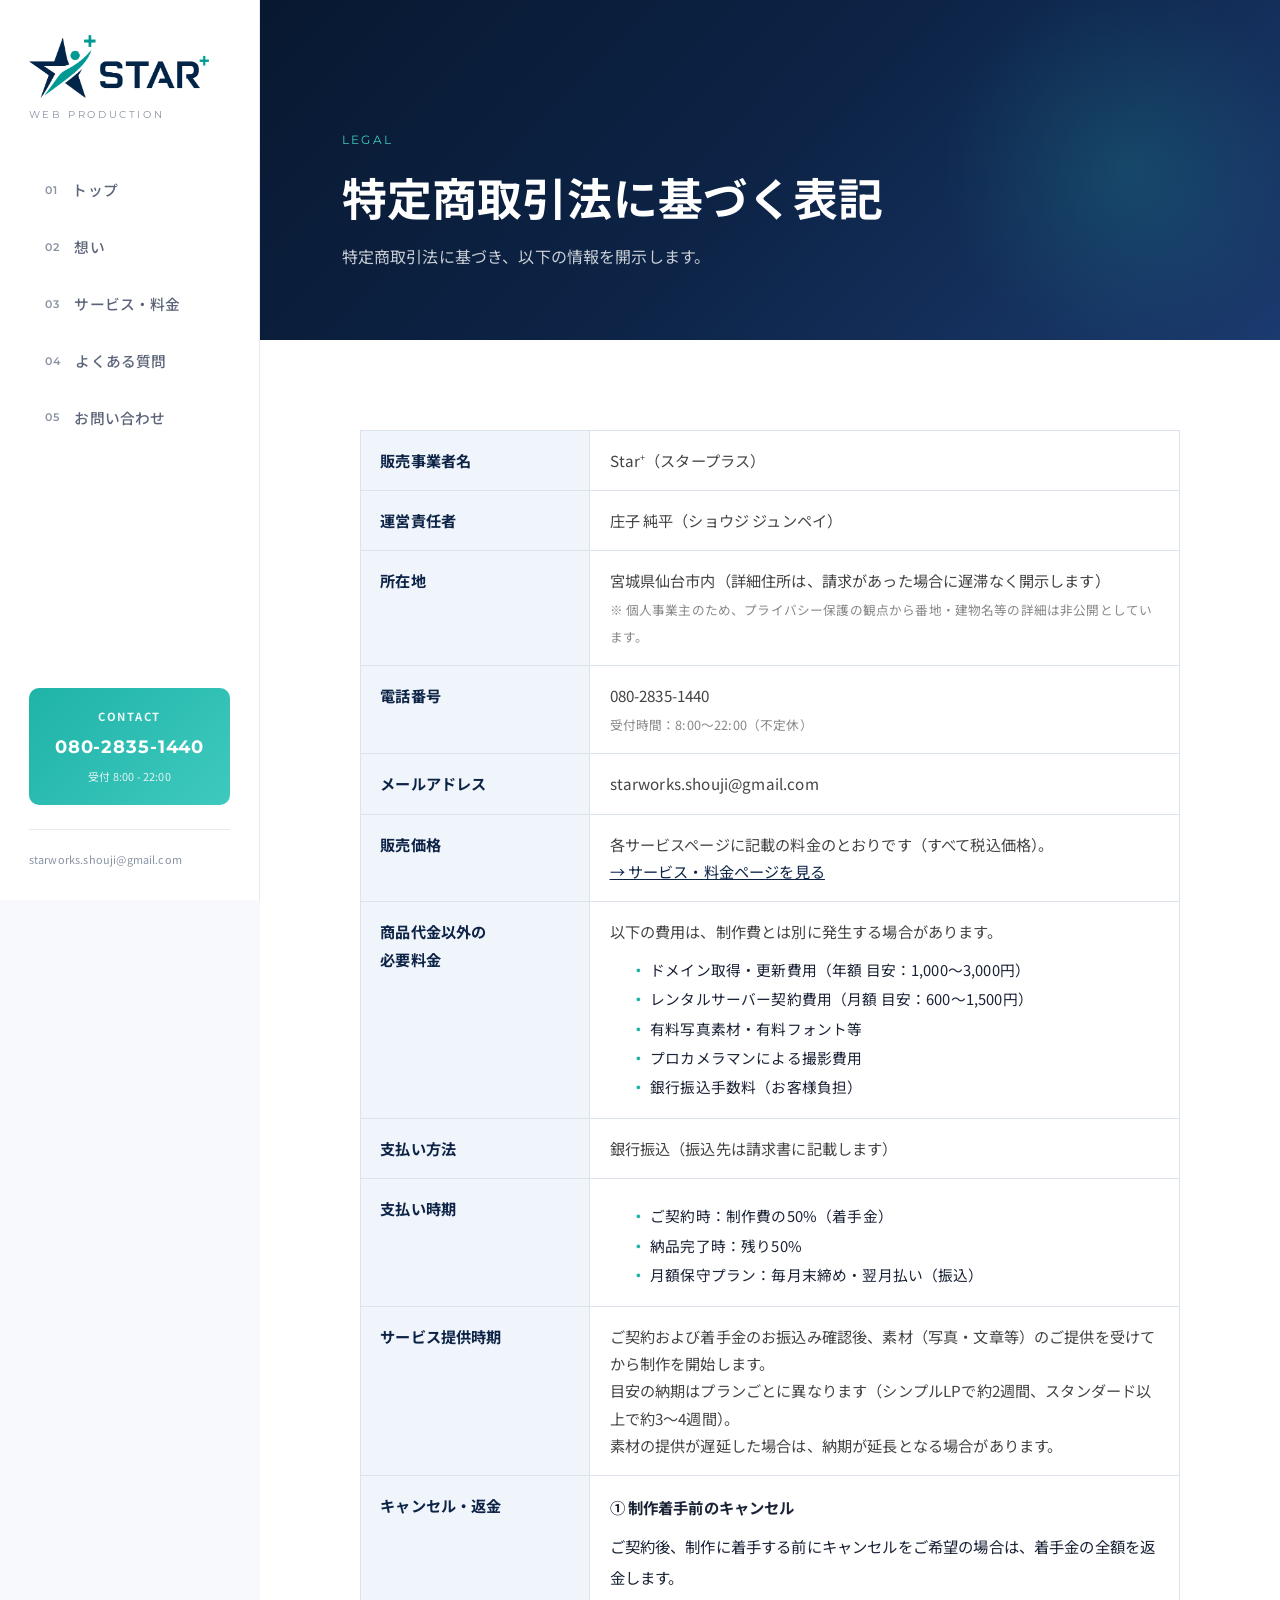
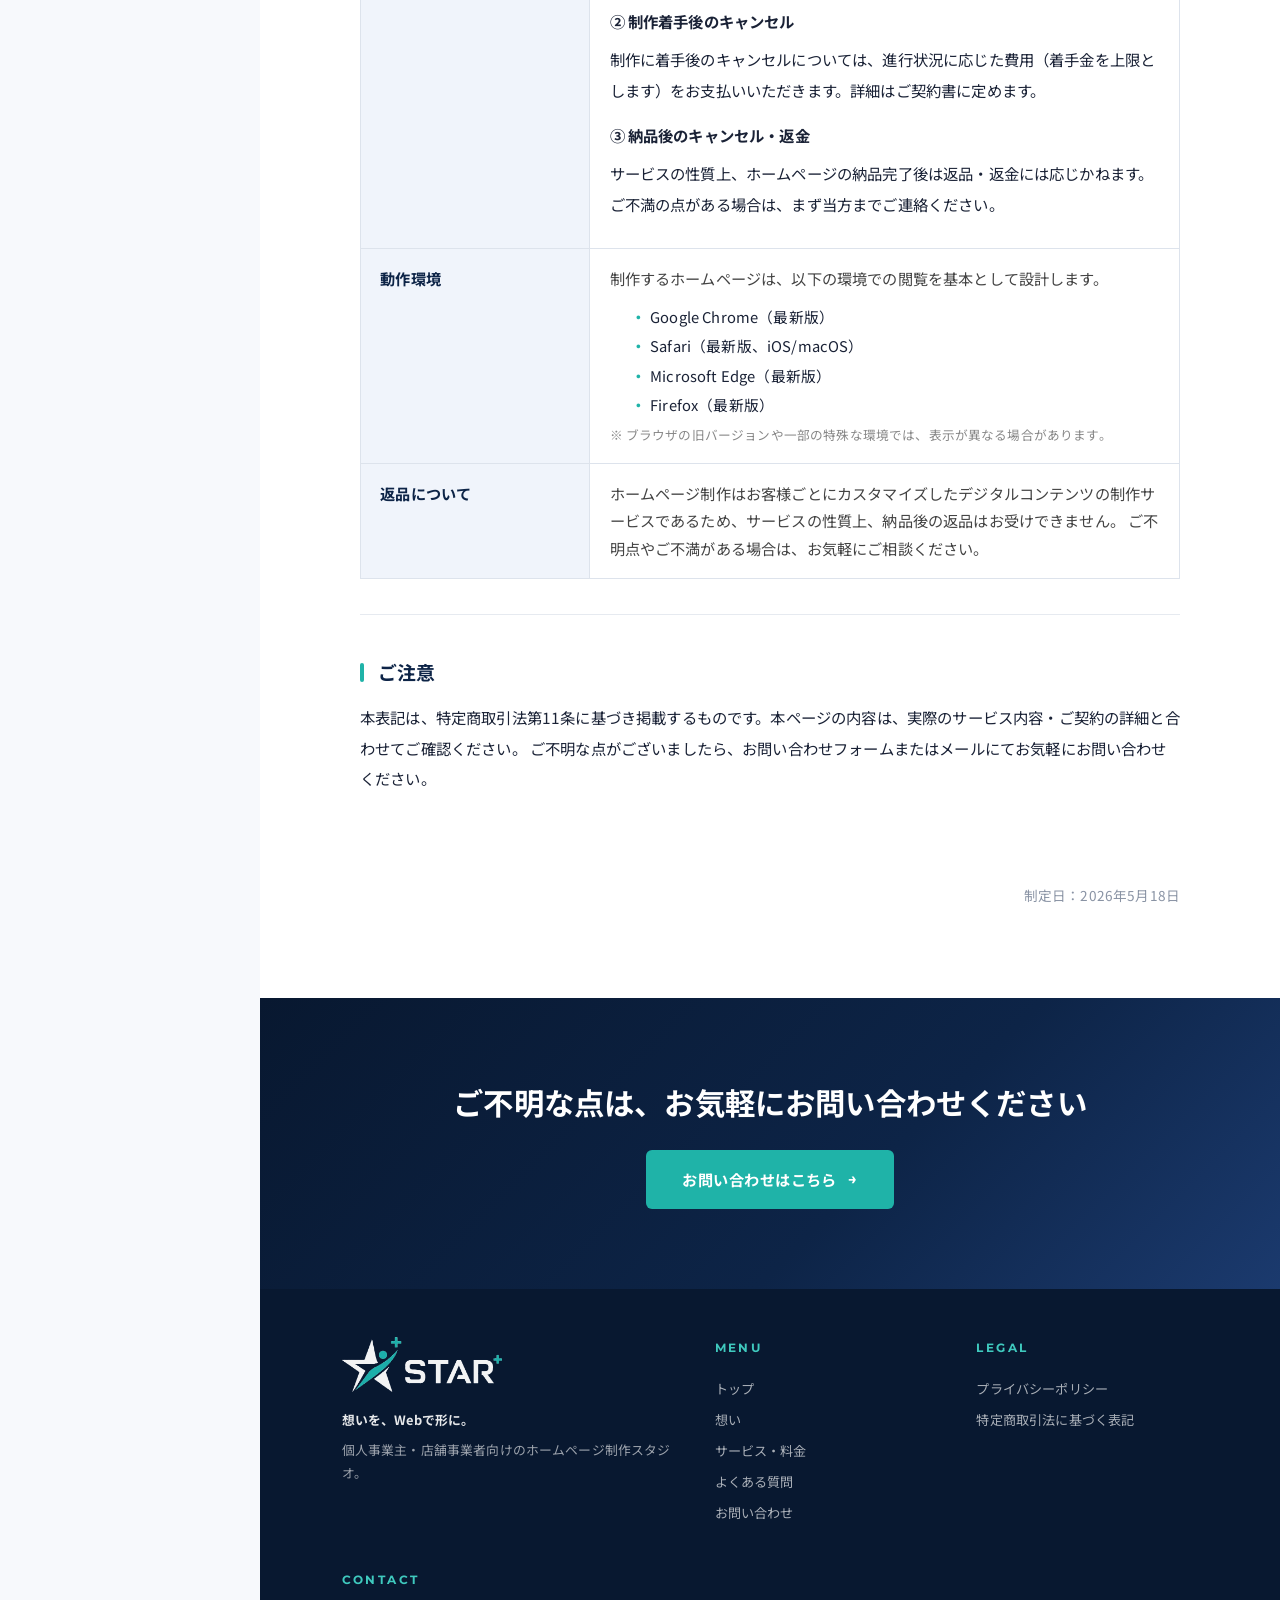
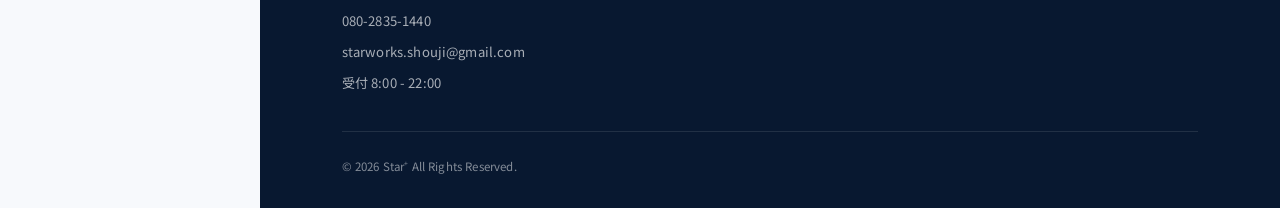
<file: law.html>
<!DOCTYPE html>
<html lang="ja">
<head>
<meta charset="UTF-8">
<meta name="viewport" content="width=device-width, initial-scale=1.0">
<title>特定商取引法に基づく表記 | Star+（仙台・宮城のホームページ制作）</title>
<meta name="description" content="Star+の特定商取引法に基づく表記。販売事業者名・運営責任者・料金・支払い方法・キャンセルポリシー等を掲載しています。">
<meta name="robots" content="index,follow">
<link rel="canonical" href="https://starplus-hp.jp/law.html">

<meta property="og:title" content="特定商取引法に基づく表記 | Star+">
<meta property="og:description" content="Star+の特定商取引法に基づく表記。販売事業者・料金・支払い方法・キャンセルポリシー等。">
<meta property="og:type" content="website">
<meta property="og:url" content="https://starplus-hp.jp/law.html">

<link rel="preconnect" href="https://fonts.googleapis.com">
<link rel="preconnect" href="https://fonts.gstatic.com" crossorigin>
<link href="https://fonts.googleapis.com/css2?family=Noto+Sans+JP:wght@300;400;500;700&family=Montserrat:wght@400;600;700&display=swap" rel="stylesheet">
<link rel="stylesheet" href="assets/style.css">

<!-- Google tag (gtag.js) -->
<script async src="https://www.googletagmanager.com/gtag/js?id=G-N7WG9L27VW"></script>
<script>
  window.dataLayer = window.dataLayer || [];
  function gtag(){dataLayer.push(arguments);}
  gtag('js', new Date());

  gtag('config', 'G-N7WG9L27VW');
</script>
</head>
<body>

<div class="mb-header">
  <a href="index.html"><img src="assets/images/logo.png" alt="Star+"></a>
  <button class="hamburger" aria-label="メニュー"><span></span><span></span><span></span></button>
</div>
<div class="mb-overlay"></div>

<div class="app">

  <aside class="sidebar">
    <a href="index.html" class="sidebar-logo">
      <img src="assets/images/logo.png" alt="Star+">
      <div class="brand-sub">Web Production</div>
    </a>
    <nav class="sidebar-nav">
      <a href="index.html"><span class="nav-num">01</span>トップ</a>
      <a href="about.html"><span class="nav-num">02</span>想い</a>
      <a href="service.html"><span class="nav-num">03</span>サービス・料金</a>
      <a href="faq.html"><span class="nav-num">04</span>よくある質問</a>
      <a href="contact.html"><span class="nav-num">05</span>お問い合わせ</a>
    </nav>
    <div class="sidebar-cta">
      <div class="label">CONTACT</div>
      <div class="num">080-2835-1440</div>
      <div class="hours">受付 8:00 - 22:00</div>
    </div>
    <div class="sidebar-foot">starworks.shouji@gmail.com</div>
  </aside>

  <main class="main">

    <section class="page-hero">
      <div class="page-hero-inner">
        <div class="page-crumb reveal">LEGAL</div>
        <h1 class="page-title reveal delay-1">特定商取引法に基づく表記</h1>
        <p class="page-sub reveal delay-2">
          特定商取引法に基づき、以下の情報を開示します。
        </p>
      </div>
    </section>

    <section class="policy-section">
      <div class="policy-inner">

        <article class="policy-block reveal">
          <div class="law-table-wrap">
            <table class="law-table">
              <tbody>

                <tr>
                  <th>販売事業者名</th>
                  <td>Star<sup class="brand-sup">+</sup>（スタープラス）</td>
                </tr>

                <tr>
                  <th>運営責任者</th>
                  <td>庄子 純平（ショウジ ジュンペイ）</td>
                </tr>

                <tr>
                  <th>所在地</th>
                  <td>
                    宮城県仙台市内（詳細住所は、請求があった場合に遅滞なく開示します）<br>
                    <small style="color:#888;">※ 個人事業主のため、プライバシー保護の観点から番地・建物名等の詳細は非公開としています。</small>
                  </td>
                </tr>

                <tr>
                  <th>電話番号</th>
                  <td>
                    080-2835-1440<br>
                    <small style="color:#888;">受付時間：8:00〜22:00（不定休）</small>
                  </td>
                </tr>

                <tr>
                  <th>メールアドレス</th>
                  <td>starworks.shouji@gmail.com</td>
                </tr>

                <tr>
                  <th>販売価格</th>
                  <td>
                    各サービスページに記載の料金のとおりです（すべて税込価格）。<br>
                    <a href="service.html">→ サービス・料金ページを見る</a>
                  </td>
                </tr>

                <tr>
                  <th>商品代金以外の<br>必要料金</th>
                  <td>
                    以下の費用は、制作費とは別に発生する場合があります。
                    <ul style="margin-top:.6em;line-height:2;">
                      <li>ドメイン取得・更新費用（年額 目安：1,000〜3,000円）</li>
                      <li>レンタルサーバー契約費用（月額 目安：600〜1,500円）</li>
                      <li>有料写真素材・有料フォント等</li>
                      <li>プロカメラマンによる撮影費用</li>
                      <li>銀行振込手数料（お客様負担）</li>
                    </ul>
                  </td>
                </tr>

                <tr>
                  <th>支払い方法</th>
                  <td>銀行振込（振込先は請求書に記載します）</td>
                </tr>

                <tr>
                  <th>支払い時期</th>
                  <td>
                    <ul style="line-height:2;">
                      <li>ご契約時：制作費の50%（着手金）</li>
                      <li>納品完了時：残り50%</li>
                      <li>月額保守プラン：毎月末締め・翌月払い（振込）</li>
                    </ul>
                  </td>
                </tr>

                <tr>
                  <th>サービス提供時期</th>
                  <td>
                    ご契約および着手金のお振込み確認後、素材（写真・文章等）のご提供を受けてから制作を開始します。<br>
                    目安の納期はプランごとに異なります（シンプルLPで約2週間、スタンダード以上で約3〜4週間）。<br>
                    素材の提供が遅延した場合は、納期が延長となる場合があります。
                  </td>
                </tr>

                <tr>
                  <th>キャンセル・返金</th>
                  <td>
                    <p style="font-weight:700;margin-bottom:.5em;">① 制作着手前のキャンセル</p>
                    <p>ご契約後、制作に着手する前にキャンセルをご希望の場合は、着手金の全額を返金します。</p>

                    <p style="font-weight:700;margin:.9em 0 .5em;">② 制作着手後のキャンセル</p>
                    <p>制作に着手後のキャンセルについては、進行状況に応じた費用（着手金を上限とします）をお支払いいただきます。詳細はご契約書に定めます。</p>

                    <p style="font-weight:700;margin:.9em 0 .5em;">③ 納品後のキャンセル・返金</p>
                    <p>サービスの性質上、ホームページの納品完了後は返品・返金には応じかねます。ご不満の点がある場合は、まず当方までご連絡ください。</p>
                  </td>
                </tr>

                <tr>
                  <th>動作環境</th>
                  <td>
                    制作するホームページは、以下の環境での閲覧を基本として設計します。
                    <ul style="margin-top:.6em;line-height:2;">
                      <li>Google Chrome（最新版）</li>
                      <li>Safari（最新版、iOS/macOS）</li>
                      <li>Microsoft Edge（最新版）</li>
                      <li>Firefox（最新版）</li>
                    </ul>
                    <small style="color:#888;">※ ブラウザの旧バージョンや一部の特殊な環境では、表示が異なる場合があります。</small>
                  </td>
                </tr>

                <tr>
                  <th>返品について</th>
                  <td>
                    ホームページ制作はお客様ごとにカスタマイズしたデジタルコンテンツの制作サービスであるため、サービスの性質上、納品後の返品はお受けできません。
                    ご不明点やご不満がある場合は、お気軽にご相談ください。
                  </td>
                </tr>

              </tbody>
            </table>
          </div>
        </article>

        <article class="policy-block reveal">
          <h2>ご注意</h2>
          <p>
            本表記は、特定商取引法第11条に基づき掲載するものです。本ページの内容は、実際のサービス内容・ご契約の詳細と合わせてご確認ください。
            ご不明な点がございましたら、お問い合わせフォームまたはメールにてお気軽にお問い合わせください。
          </p>
        </article>

        <p class="policy-date reveal">制定日：2026年5月18日</p>

      </div>
    </section>

    <!-- ===== CTA ===== -->
    <section class="section" style="background:linear-gradient(135deg,var(--navy-deep) 0%,var(--navy) 60%,var(--navy-light) 100%);color:var(--white);text-align:center;padding:80px 8%;">
      <div class="reveal">
        <h2 style="font-size:clamp(1.4rem,2.4vw,1.9rem);font-weight:700;line-height:1.6;margin-bottom:1.5rem;color:var(--white);">
          ご不明な点は、お気軽にお問い合わせください
        </h2>
        <a href="contact.html" class="btn btn-teal" data-cta="law-bottom">お問い合わせはこちら<span class="arrow">→</span></a>
      </div>
    </section>

    <footer class="footer">
      <div class="footer-grid">
        <div class="footer-brand">
          <img src="assets/images/logo-light.png" alt="Star+">
          <p><strong style="color:rgba(255,255,255,.9);display:block;margin-bottom:.4rem;">想いを、Webで形に。</strong>個人事業主・店舗事業者向けのホームページ制作スタジオ。</p>
        </div>
        <div class="footer-col">
          <h4>Menu</h4>
          <a href="index.html">トップ</a>
          <a href="about.html">想い</a>
          <a href="service.html">サービス・料金</a>
          <a href="faq.html">よくある質問</a>
          <a href="contact.html">お問い合わせ</a>
        </div>
        <div class="footer-col">
          <h4>Legal</h4>
          <a href="privacy.html">プライバシーポリシー</a>
          <a href="law.html">特定商取引法に基づく表記</a>
        </div>
        <div class="footer-col">
          <h4>Contact</h4>
          <p>080-2835-1440</p>
          <p>starworks.shouji@gmail.com</p>
          <p>受付 8:00 - 22:00</p>
        </div>
      </div>
      <div class="footer-bottom">
        <span>© 2026 Star<sup class="brand-sup">+</sup> All Rights Reserved.</span>
      </div>
    </footer>

  </main>
</div>

<script src="assets/script.js"></script>
</body>
</html>
</file>
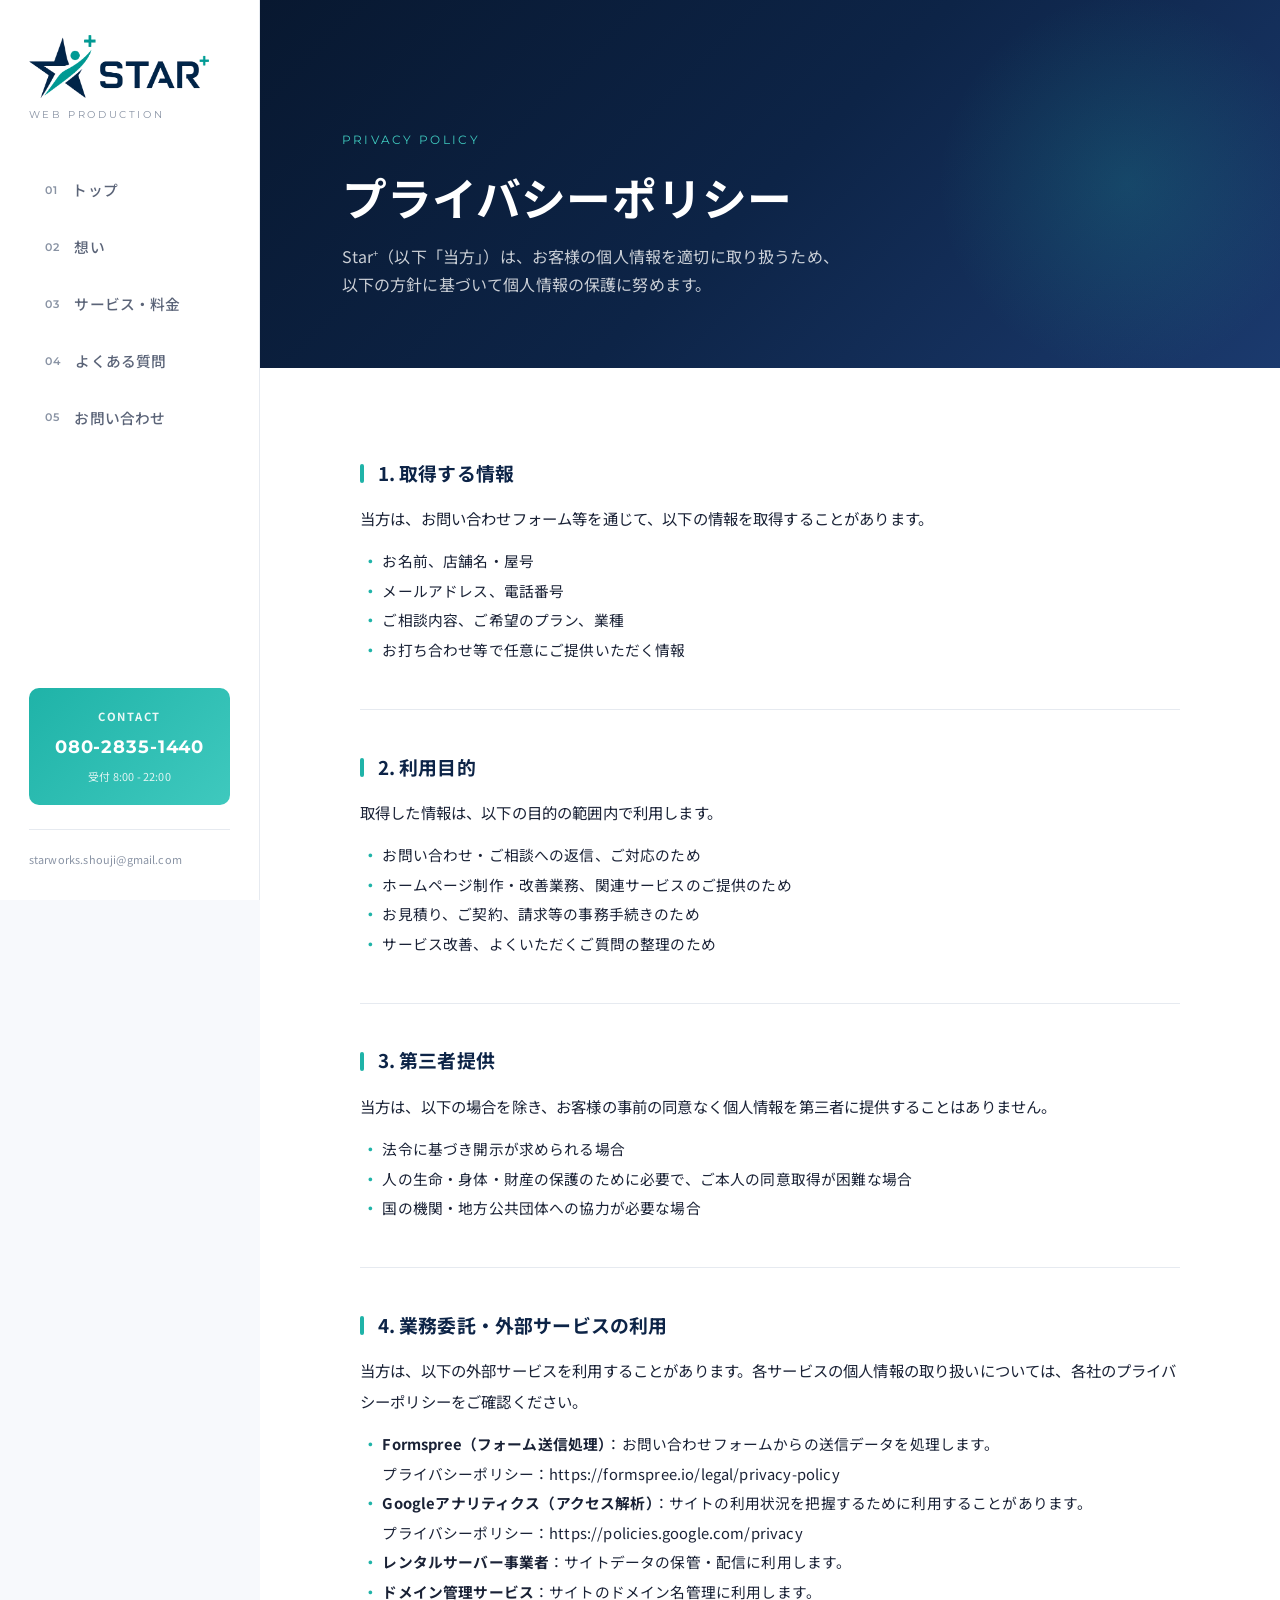
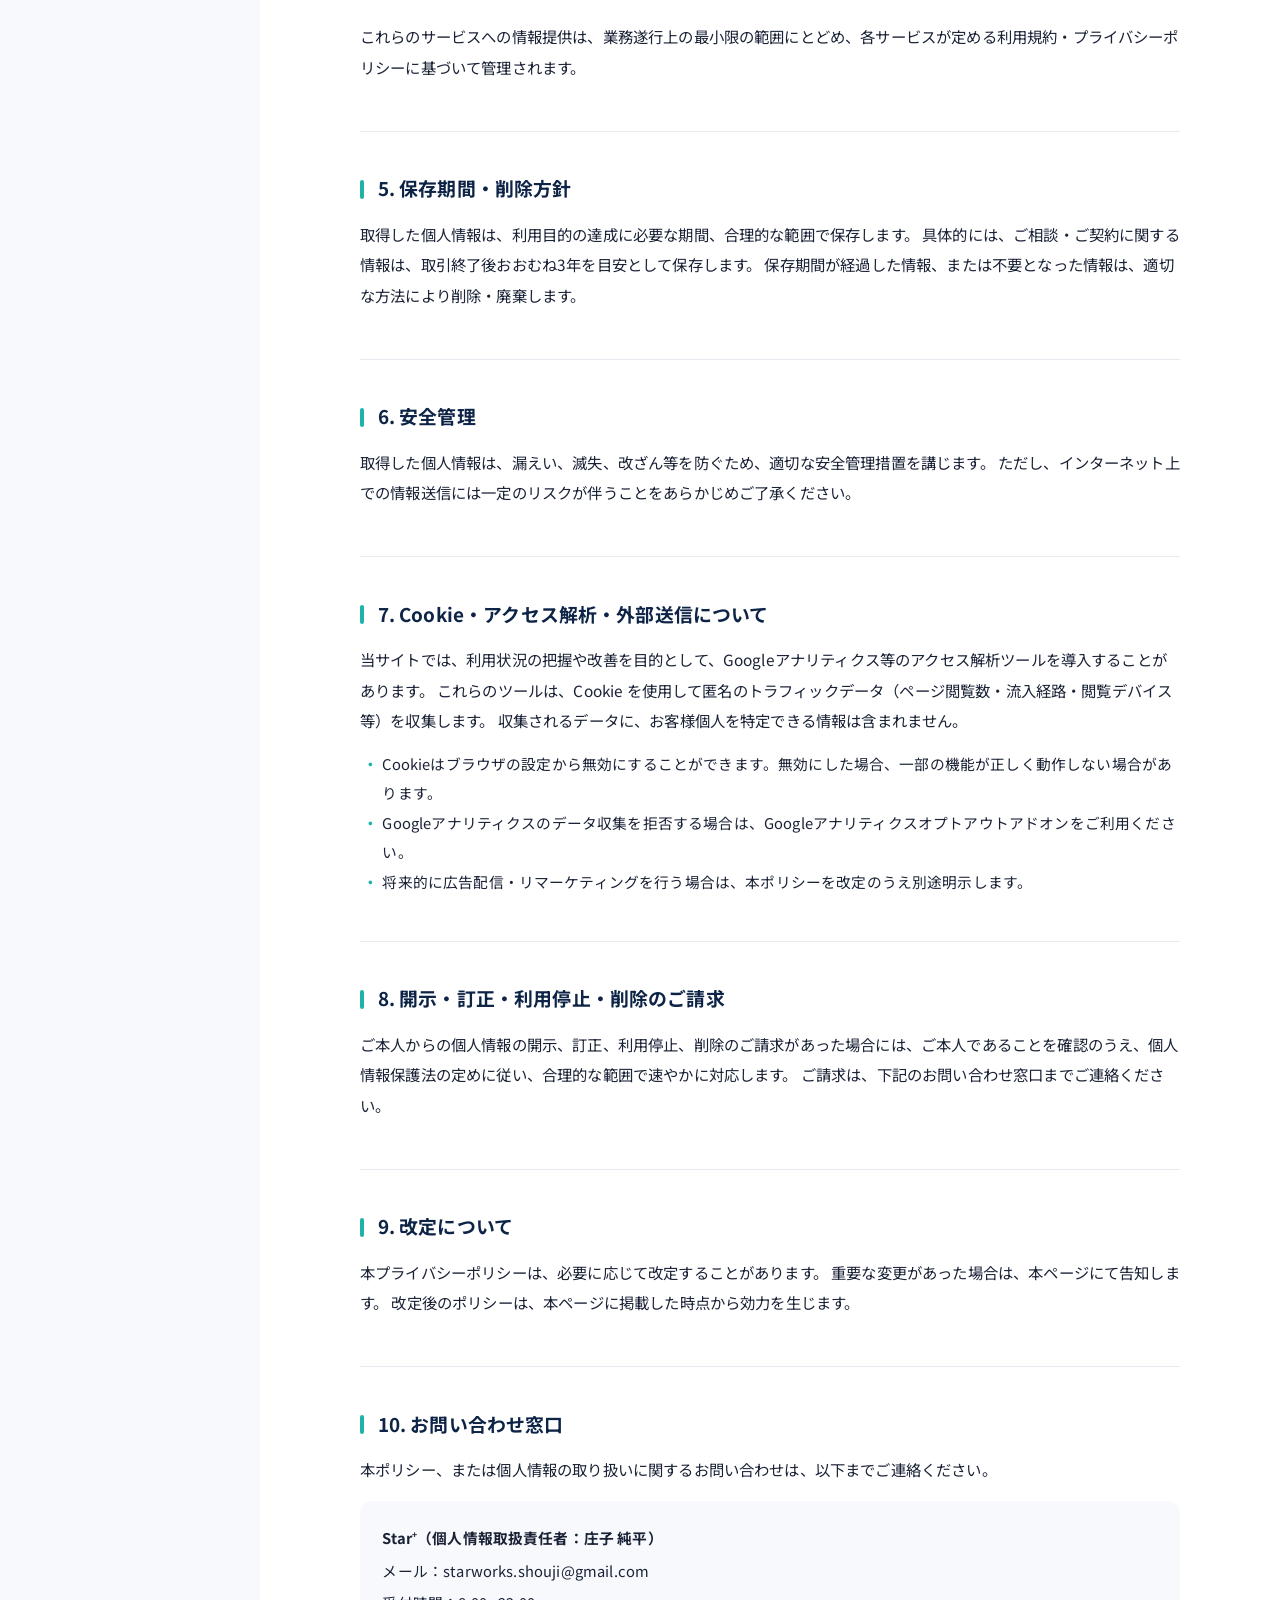
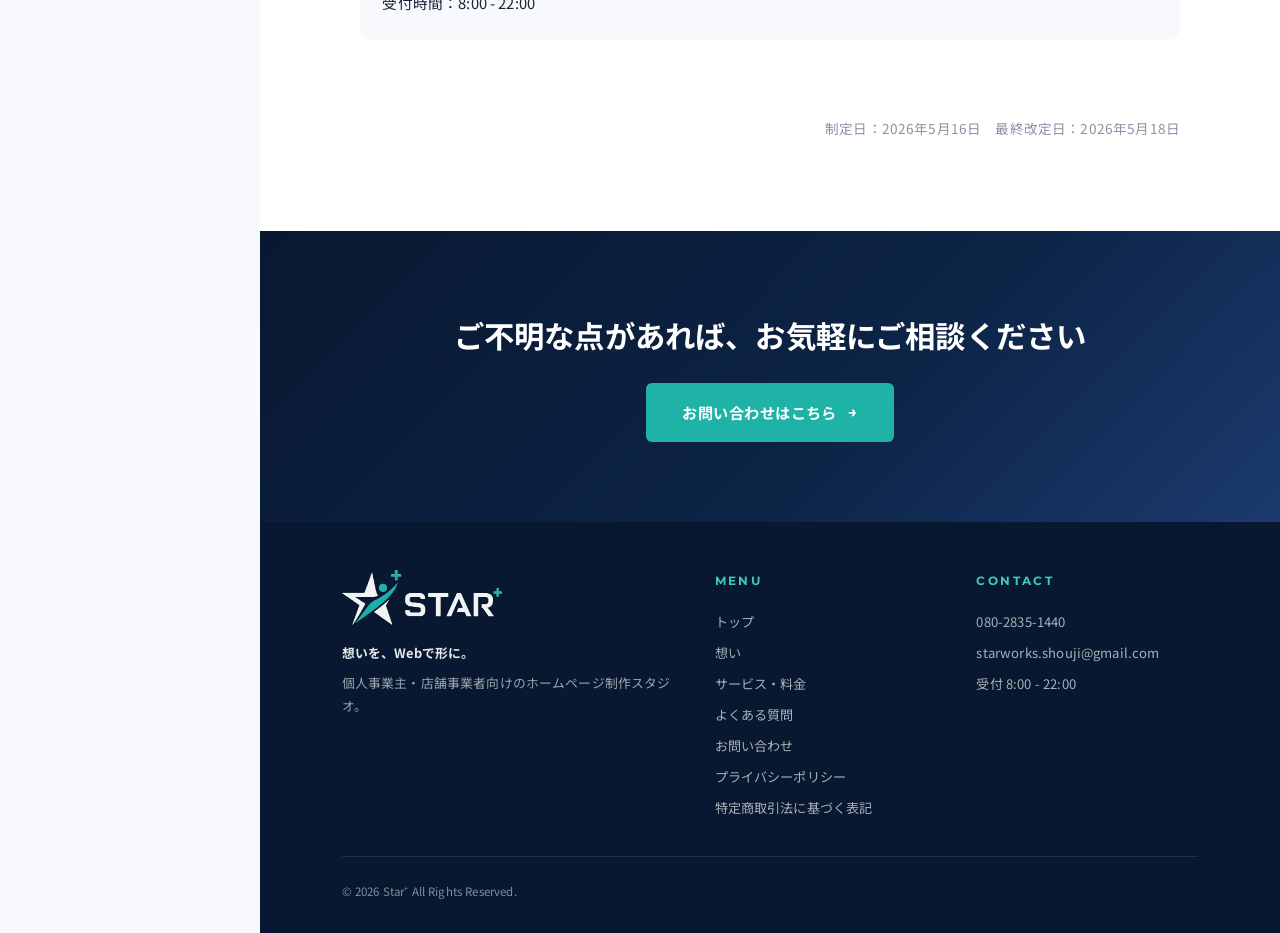
<file: privacy.html>
<!DOCTYPE html>
<html lang="ja">
<head>
<meta charset="UTF-8">
<meta name="viewport" content="width=device-width, initial-scale=1.0">
<title>プライバシーポリシー | Star+（仙台・宮城のホームページ制作）</title>
<meta name="description" content="Star+のプライバシーポリシー。お問い合わせフォームで取得する情報、利用目的、第三者提供、管理方法について明記しています。">
<meta name="robots" content="index,follow">

<!-- OGP -->
<meta property="og:title" content="プライバシーポリシー | Star+">
<meta property="og:description" content="Star+のプライバシーポリシー。取得する情報、利用目的、管理方法について。">
<meta property="og:type" content="website">

<link rel="preconnect" href="https://fonts.googleapis.com">
<link rel="preconnect" href="https://fonts.gstatic.com" crossorigin>
<link href="https://fonts.googleapis.com/css2?family=Noto+Sans+JP:wght@300;400;500;700&family=Montserrat:wght@400;600;700&display=swap" rel="stylesheet">
<link rel="stylesheet" href="assets/style.css">

<!-- Google tag (gtag.js) -->
<script async src="https://www.googletagmanager.com/gtag/js?id=G-N7WG9L27VW"></script>
<script>
  window.dataLayer = window.dataLayer || [];
  function gtag(){dataLayer.push(arguments);}
  gtag('js', new Date());

  gtag('config', 'G-N7WG9L27VW');
</script>
</head>
<body>

<div class="mb-header">
  <a href="index.html"><img src="assets/images/logo.png" alt="Star+"></a>
  <button class="hamburger" aria-label="メニュー"><span></span><span></span><span></span></button>
</div>
<div class="mb-overlay"></div>

<div class="app">

  <aside class="sidebar">
    <a href="index.html" class="sidebar-logo">
      <img src="assets/images/logo.png" alt="Star+">
      <div class="brand-sub">Web Production</div>
    </a>
    <nav class="sidebar-nav">
      <a href="index.html"><span class="nav-num">01</span>トップ</a>
      <a href="about.html"><span class="nav-num">02</span>想い</a>
      <a href="service.html"><span class="nav-num">03</span>サービス・料金</a>
      <a href="faq.html"><span class="nav-num">04</span>よくある質問</a>
      <a href="contact.html"><span class="nav-num">05</span>お問い合わせ</a>
    </nav>
    <div class="sidebar-cta">
      <div class="label">CONTACT</div>
      <div class="num">080-2835-1440</div>
      <div class="hours">受付 8:00 - 22:00</div>
    </div>
    <div class="sidebar-foot">starworks.shouji@gmail.com</div>
  </aside>

  <main class="main">

    <section class="page-hero">
      <div class="page-hero-inner">
        <div class="page-crumb reveal">PRIVACY POLICY</div>
        <h1 class="page-title reveal delay-1">プライバシーポリシー</h1>
        <p class="page-sub reveal delay-2">
          Star<sup class="brand-sup">+</sup>（以下「当方」）は、お客様の個人情報を適切に取り扱うため、<br>
          以下の方針に基づいて個人情報の保護に努めます。
        </p>
      </div>
    </section>

    <section class="policy-section">
      <div class="policy-inner">

        <article class="policy-block reveal">
          <h2>1. 取得する情報</h2>
          <p>
            当方は、お問い合わせフォーム等を通じて、以下の情報を取得することがあります。
          </p>
          <ul>
            <li>お名前、店舗名・屋号</li>
            <li>メールアドレス、電話番号</li>
            <li>ご相談内容、ご希望のプラン、業種</li>
            <li>お打ち合わせ等で任意にご提供いただく情報</li>
          </ul>
        </article>

        <article class="policy-block reveal">
          <h2>2. 利用目的</h2>
          <p>取得した情報は、以下の目的の範囲内で利用します。</p>
          <ul>
            <li>お問い合わせ・ご相談への返信、ご対応のため</li>
            <li>ホームページ制作・改善業務、関連サービスのご提供のため</li>
            <li>お見積り、ご契約、請求等の事務手続きのため</li>
            <li>サービス改善、よくいただくご質問の整理のため</li>
          </ul>
        </article>

        <article class="policy-block reveal">
          <h2>3. 第三者提供</h2>
          <p>
            当方は、以下の場合を除き、お客様の事前の同意なく個人情報を第三者に提供することはありません。
          </p>
          <ul>
            <li>法令に基づき開示が求められる場合</li>
            <li>人の生命・身体・財産の保護のために必要で、ご本人の同意取得が困難な場合</li>
            <li>国の機関・地方公共団体への協力が必要な場合</li>
          </ul>
        </article>

        <article class="policy-block reveal">
          <h2>4. 業務委託・外部サービスの利用</h2>
          <p>
            当方は、以下の外部サービスを利用することがあります。各サービスの個人情報の取り扱いについては、各社のプライバシーポリシーをご確認ください。
          </p>
          <ul>
            <li><strong>Formspree（フォーム送信処理）</strong>：お問い合わせフォームからの送信データを処理します。<br>プライバシーポリシー：<a href="https://formspree.io/legal/privacy-policy" target="_blank" rel="noopener noreferrer">https://formspree.io/legal/privacy-policy</a></li>
            <li><strong>Googleアナリティクス（アクセス解析）</strong>：サイトの利用状況を把握するために利用することがあります。<br>プライバシーポリシー：<a href="https://policies.google.com/privacy" target="_blank" rel="noopener noreferrer">https://policies.google.com/privacy</a></li>
            <li><strong>レンタルサーバー事業者</strong>：サイトデータの保管・配信に利用します。</li>
            <li><strong>ドメイン管理サービス</strong>：サイトのドメイン名管理に利用します。</li>
          </ul>
          <p style="margin-top:1em;">これらのサービスへの情報提供は、業務遂行上の最小限の範囲にとどめ、各サービスが定める利用規約・プライバシーポリシーに基づいて管理されます。</p>
        </article>

        <article class="policy-block reveal">
          <h2>5. 保存期間・削除方針</h2>
          <p>
            取得した個人情報は、利用目的の達成に必要な期間、合理的な範囲で保存します。
            具体的には、ご相談・ご契約に関する情報は、取引終了後おおむね3年を目安として保存します。
            保存期間が経過した情報、または不要となった情報は、適切な方法により削除・廃棄します。
          </p>
        </article>

        <article class="policy-block reveal">
          <h2>6. 安全管理</h2>
          <p>
            取得した個人情報は、漏えい、滅失、改ざん等を防ぐため、適切な安全管理措置を講じます。
            ただし、インターネット上での情報送信には一定のリスクが伴うことをあらかじめご了承ください。
          </p>
        </article>

        <article class="policy-block reveal">
          <h2>7. Cookie・アクセス解析・外部送信について</h2>
          <p>
            当サイトでは、利用状況の把握や改善を目的として、Googleアナリティクス等のアクセス解析ツールを導入することがあります。
            これらのツールは、Cookie を使用して匿名のトラフィックデータ（ページ閲覧数・流入経路・閲覧デバイス等）を収集します。
            収集されるデータに、お客様個人を特定できる情報は含まれません。
          </p>
          <ul>
            <li>Cookieはブラウザの設定から無効にすることができます。無効にした場合、一部の機能が正しく動作しない場合があります。</li>
            <li>Googleアナリティクスのデータ収集を拒否する場合は、<a href="https://tools.google.com/dlpage/gaoptout" target="_blank" rel="noopener noreferrer">Googleアナリティクスオプトアウトアドオン</a>をご利用ください。</li>
            <li>将来的に広告配信・リマーケティングを行う場合は、本ポリシーを改定のうえ別途明示します。</li>
          </ul>
        </article>

        <article class="policy-block reveal">
          <h2>8. 開示・訂正・利用停止・削除のご請求</h2>
          <p>
            ご本人からの個人情報の開示、訂正、利用停止、削除のご請求があった場合には、ご本人であることを確認のうえ、個人情報保護法の定めに従い、合理的な範囲で速やかに対応します。
            ご請求は、下記のお問い合わせ窓口までご連絡ください。
          </p>
        </article>

        <article class="policy-block reveal">
          <h2>9. 改定について</h2>
          <p>
            本プライバシーポリシーは、必要に応じて改定することがあります。
            重要な変更があった場合は、本ページにて告知します。
            改定後のポリシーは、本ページに掲載した時点から効力を生じます。
          </p>
        </article>

        <article class="policy-block reveal">
          <h2>10. お問い合わせ窓口</h2>
          <p>
            本ポリシー、または個人情報の取り扱いに関するお問い合わせは、以下までご連絡ください。
          </p>
          <div class="policy-contact">
            <p><strong>Star<sup class="brand-sup">+</sup>（個人情報取扱責任者：庄子 純平）</strong></p>
            <p>メール：starworks.shouji@gmail.com</p>
            <p>受付時間：8:00 - 22:00</p>
          </div>
        </article>

        <p class="policy-date reveal">制定日：2026年5月16日　最終改定日：2026年5月18日</p>

      </div>
    </section>

    <!-- ===== CTA ===== -->
    <section class="section" style="background:linear-gradient(135deg,var(--navy-deep) 0%,var(--navy) 60%,var(--navy-light) 100%);color:var(--white);text-align:center;padding:80px 8%;">
      <div class="reveal">
        <h2 style="font-size:clamp(1.4rem,2.4vw,1.9rem);font-weight:700;line-height:1.6;margin-bottom:1.5rem;color:var(--white);">
          ご不明な点があれば、お気軽にご相談ください
        </h2>
        <a href="contact.html" class="btn btn-teal" data-cta="privacy-bottom">お問い合わせはこちら<span class="arrow">→</span></a>
      </div>
    </section>

    <footer class="footer">
      <div class="footer-grid">
        <div class="footer-brand">
          <img src="assets/images/logo-light.png" alt="Star+">
          <p><strong style="color:rgba(255,255,255,.9);display:block;margin-bottom:.4rem;">想いを、Webで形に。</strong>個人事業主・店舗事業者向けのホームページ制作スタジオ。</p>
        </div>
        <div class="footer-col">
          <h4>Menu</h4>
          <a href="index.html">トップ</a>
          <a href="about.html">想い</a>
          <a href="service.html">サービス・料金</a>
          <a href="faq.html">よくある質問</a>
          <a href="contact.html">お問い合わせ</a>
          <a href="privacy.html">プライバシーポリシー</a>
          <a href="law.html">特定商取引法に基づく表記</a>
        </div>
        <div class="footer-col">
          <h4>Contact</h4>
          <p>080-2835-1440</p>
          <p>starworks.shouji@gmail.com</p>
          <p>受付 8:00 - 22:00</p>
        </div>
      </div>
      <div class="footer-bottom">
        <span>© 2026 Star<sup class="brand-sup">+</sup> All Rights Reserved.</span>
      </div>
    </footer>

  </main>
</div>

<script src="assets/script.js"></script>
</body>
</html>
</file>
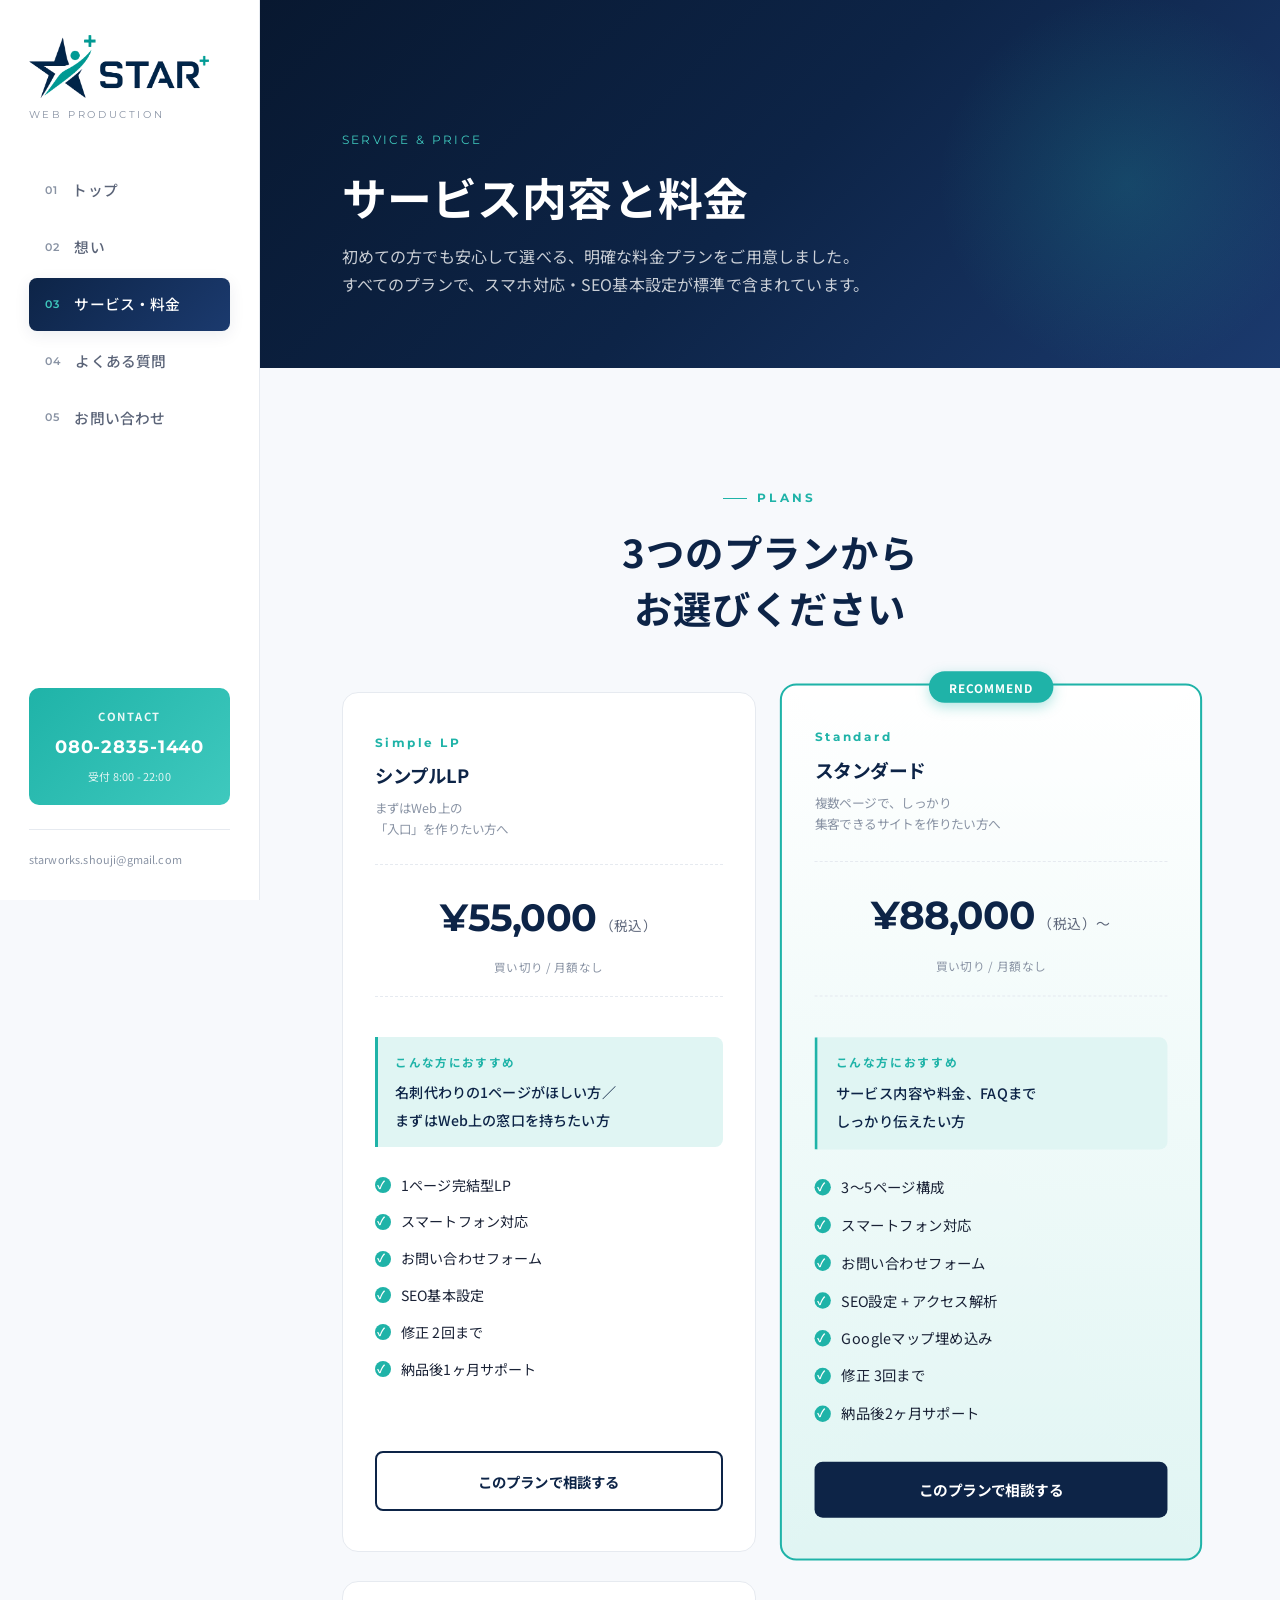
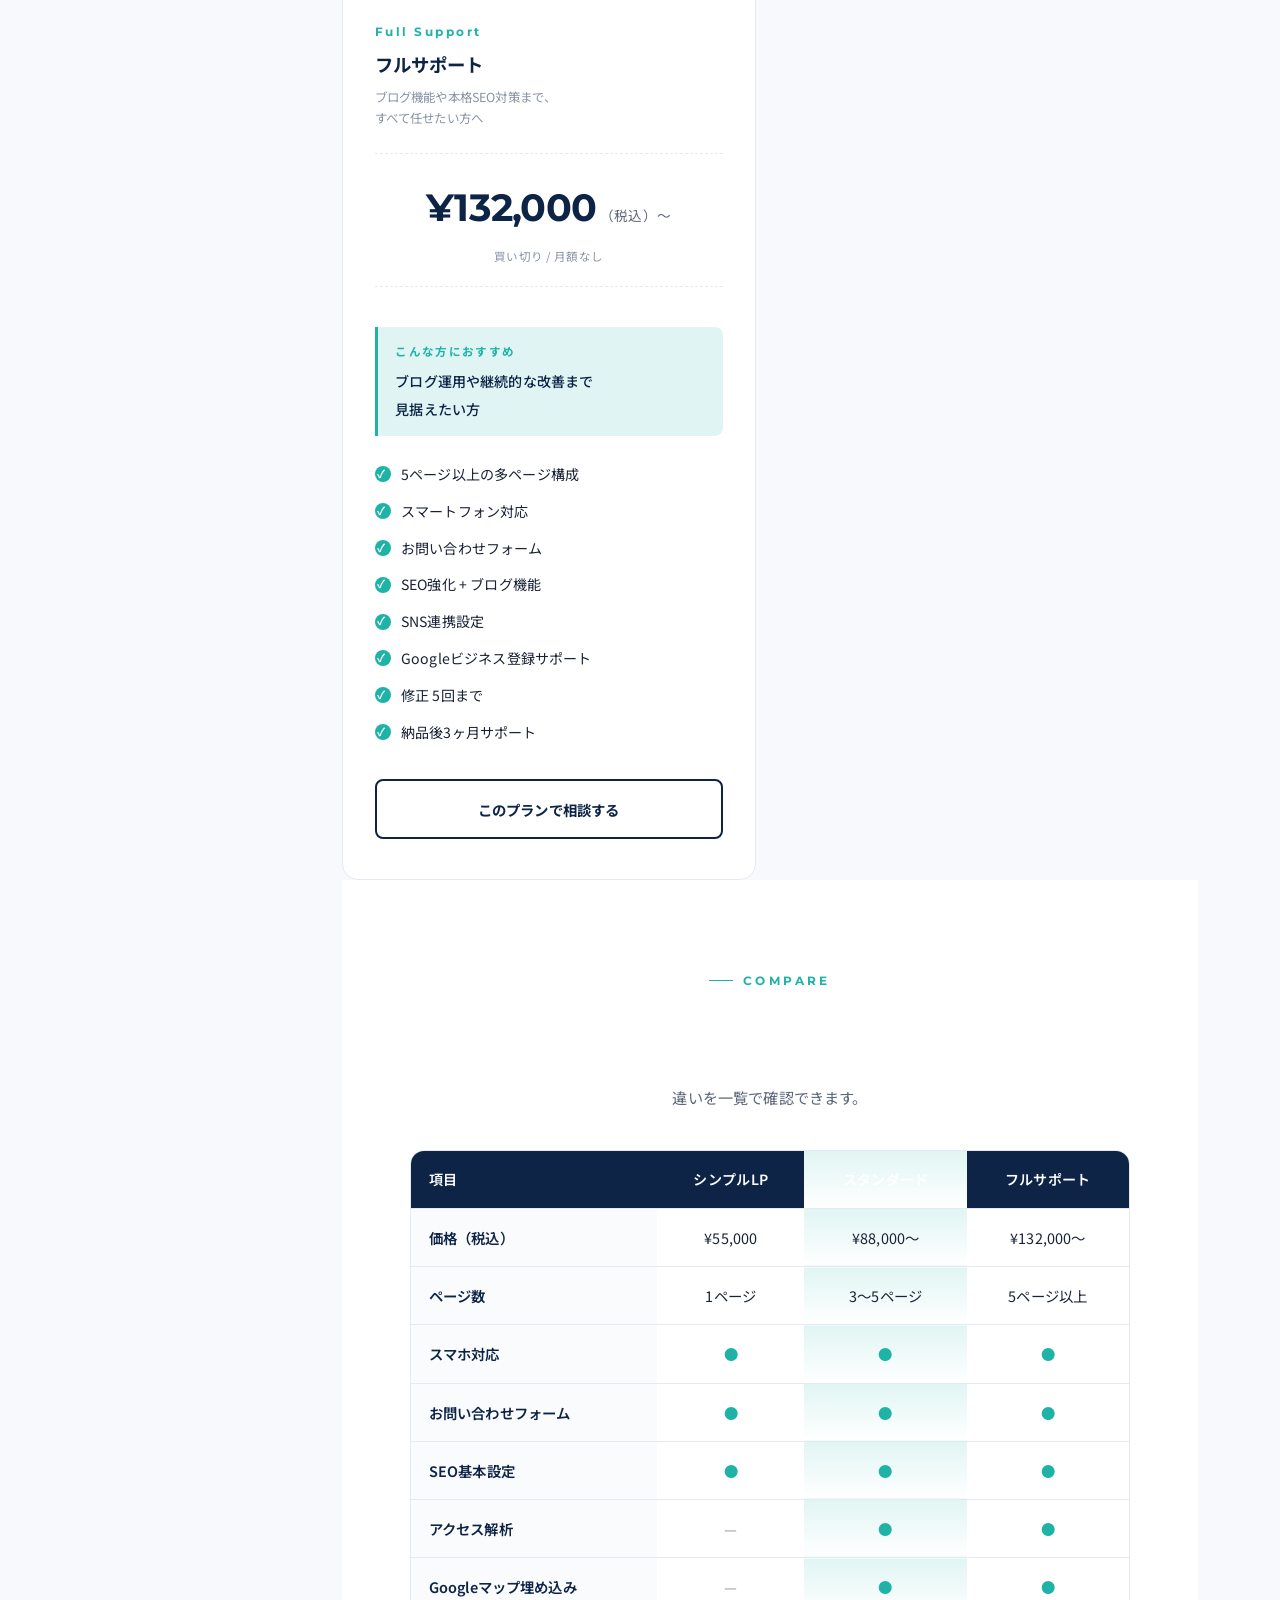
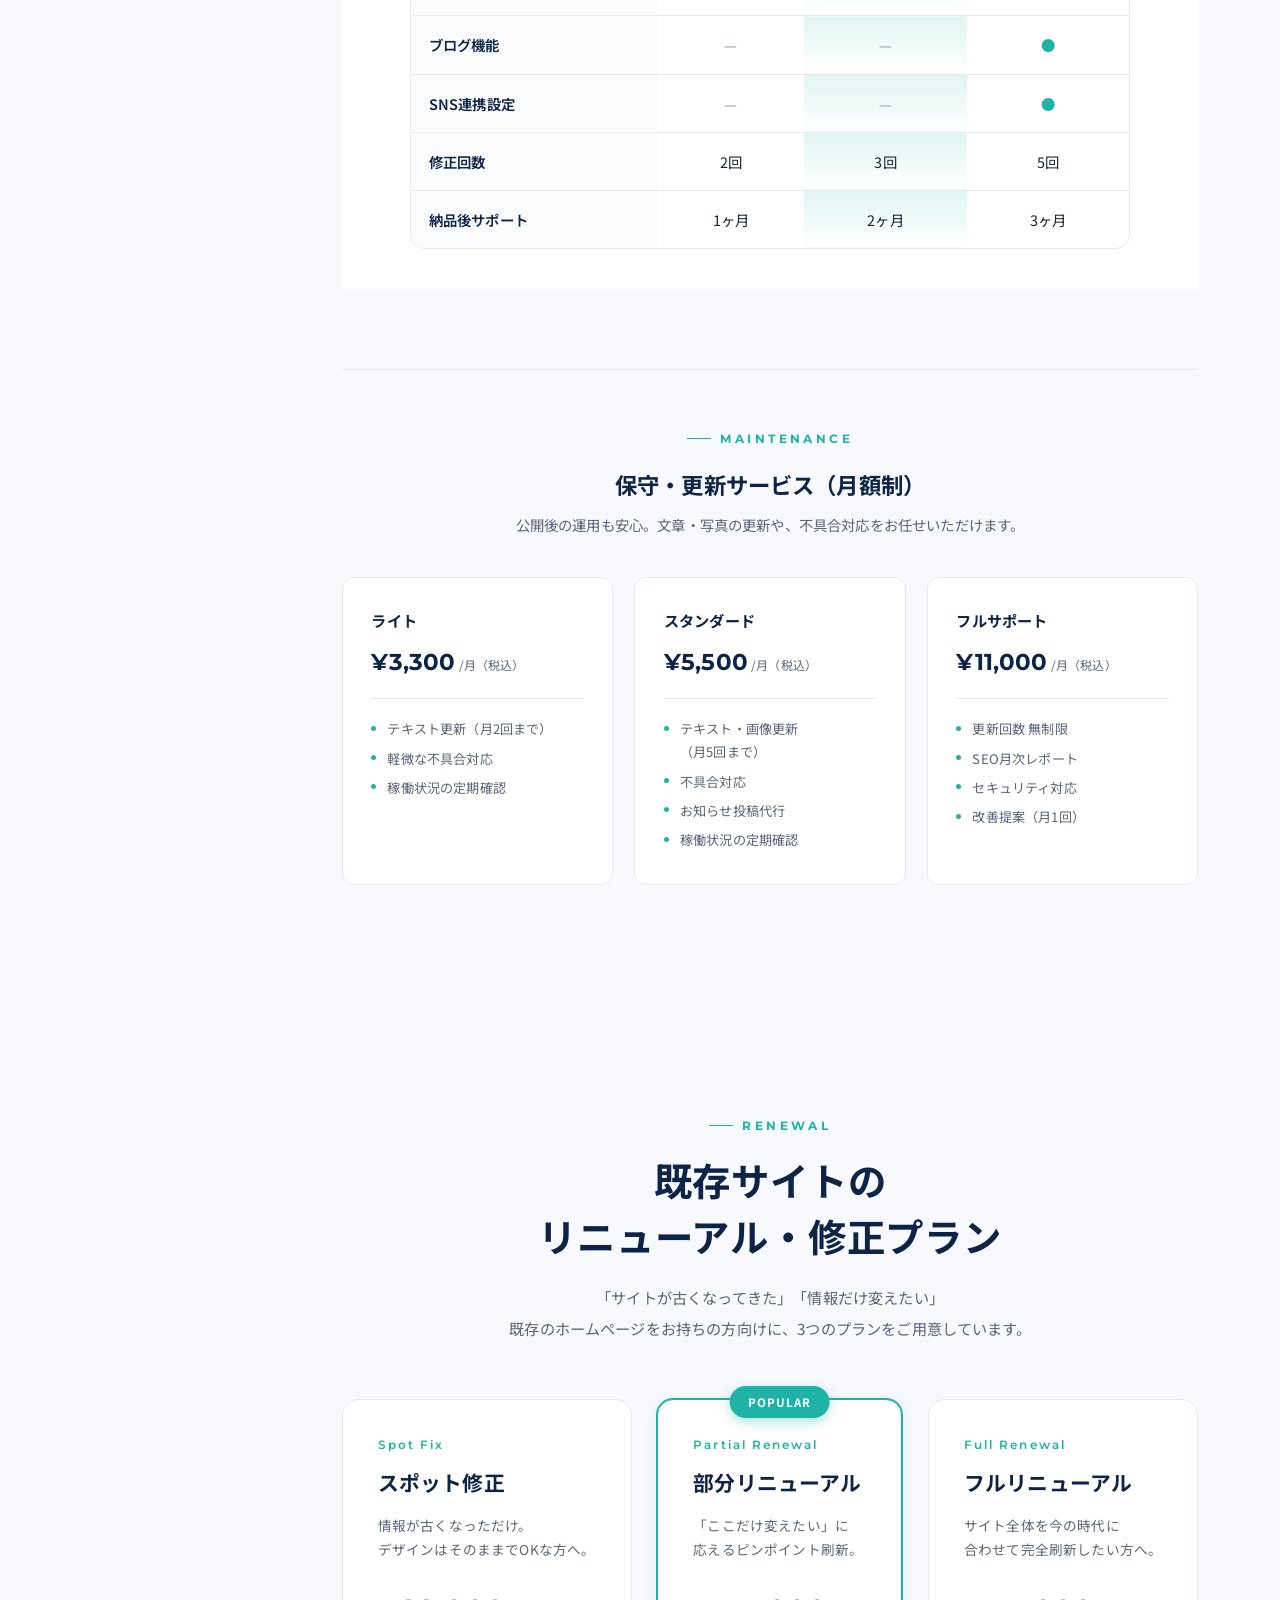
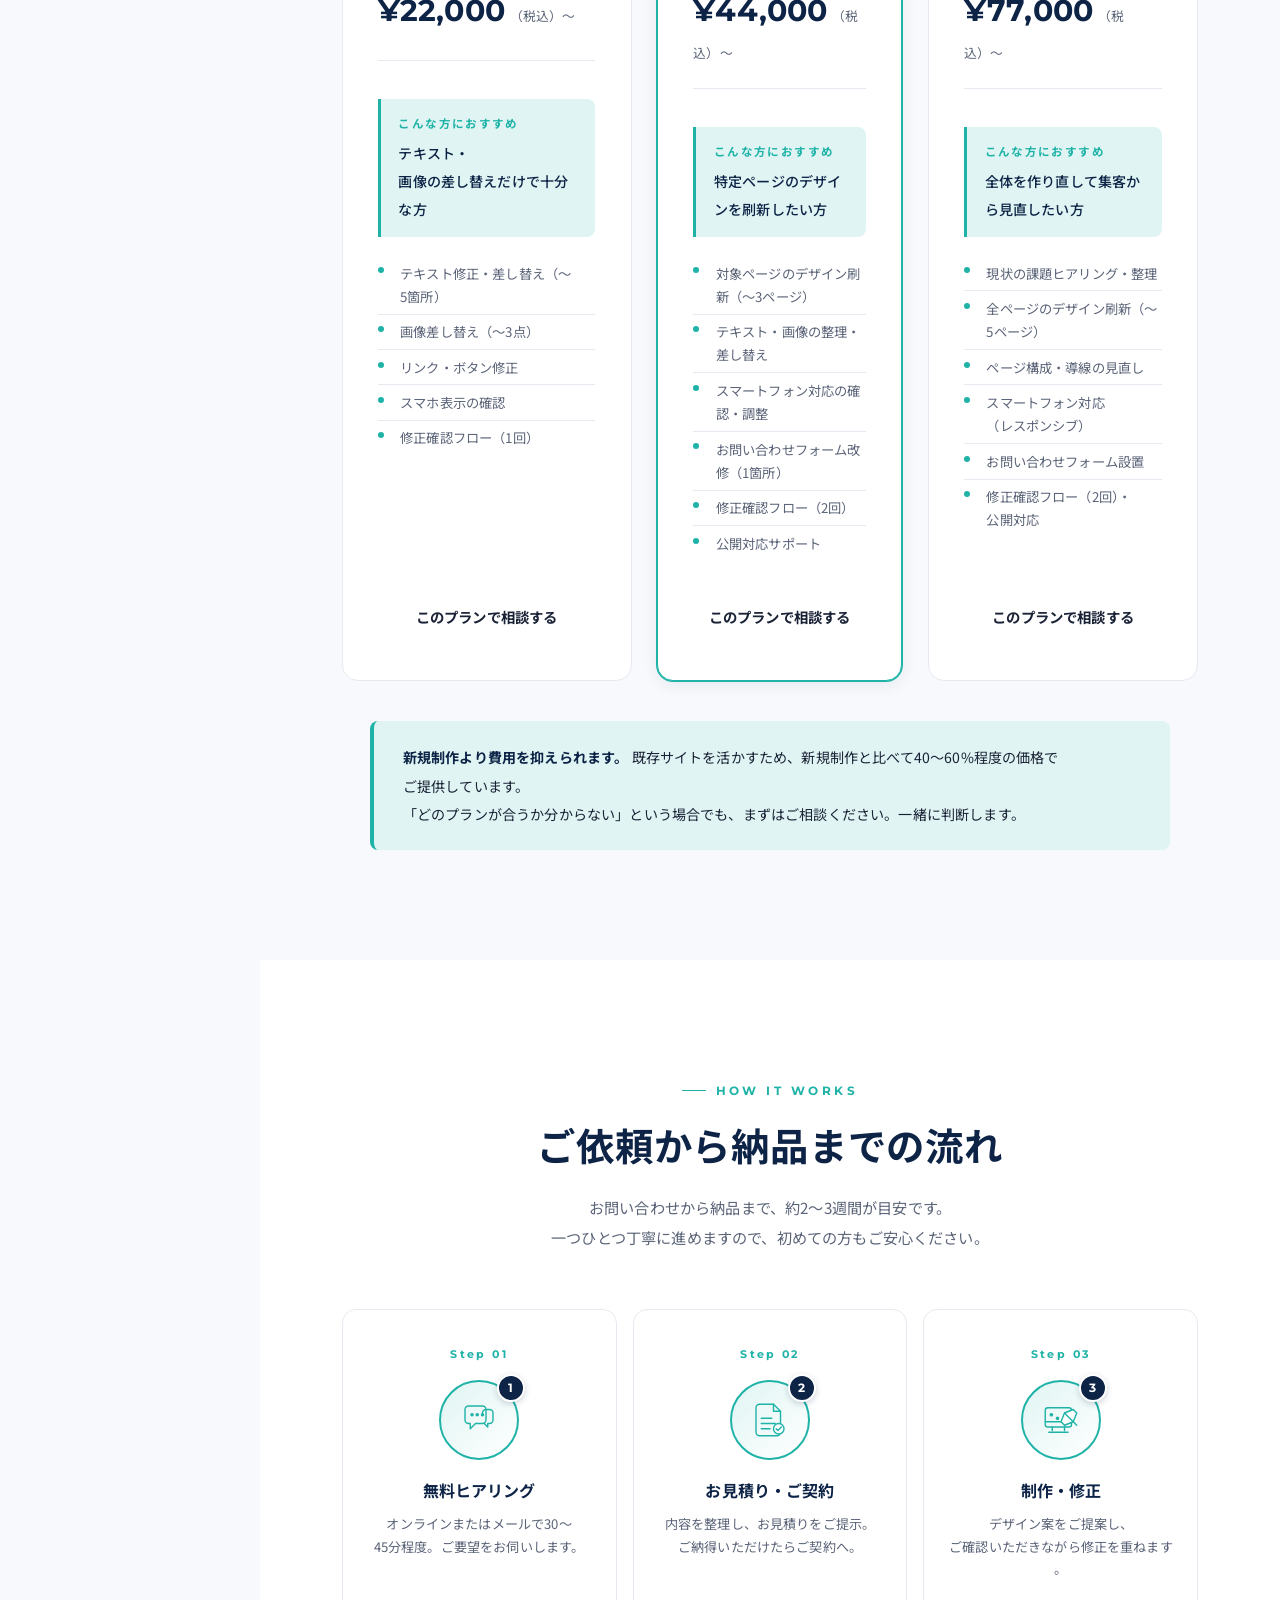
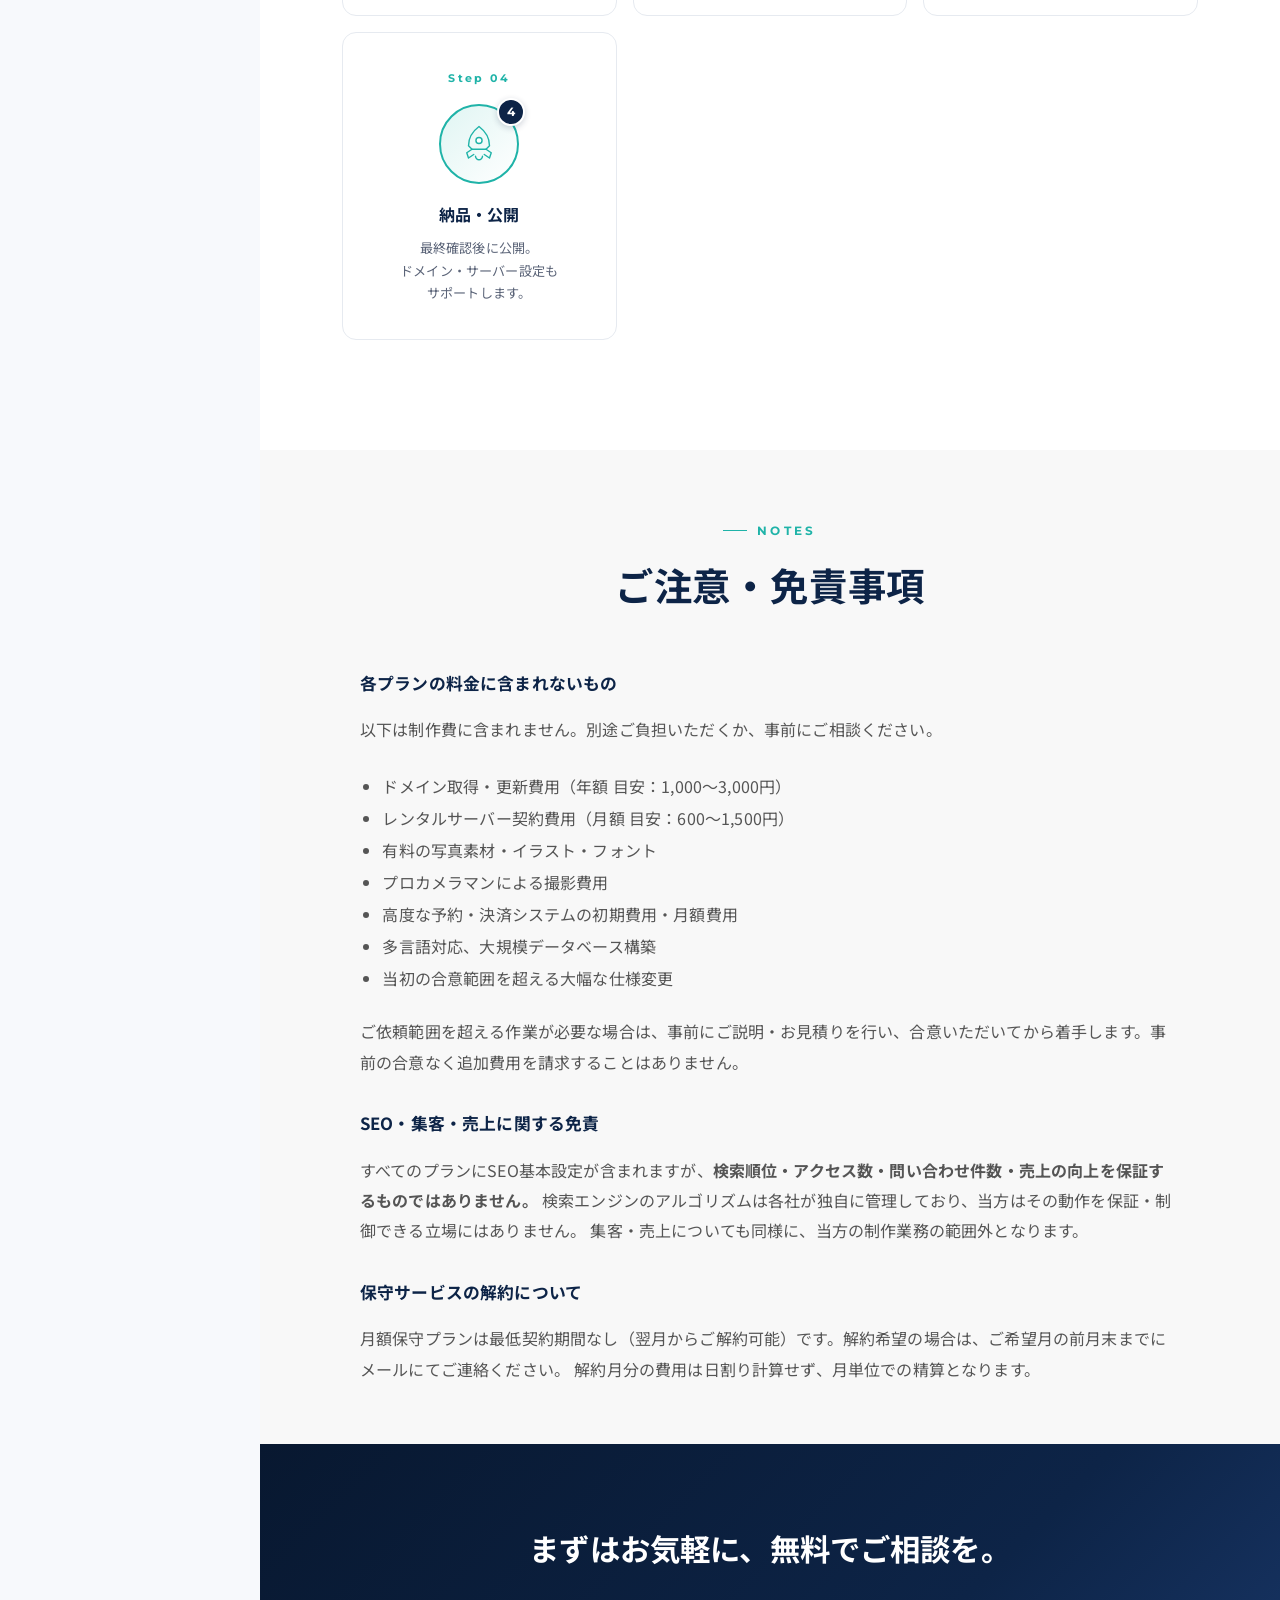
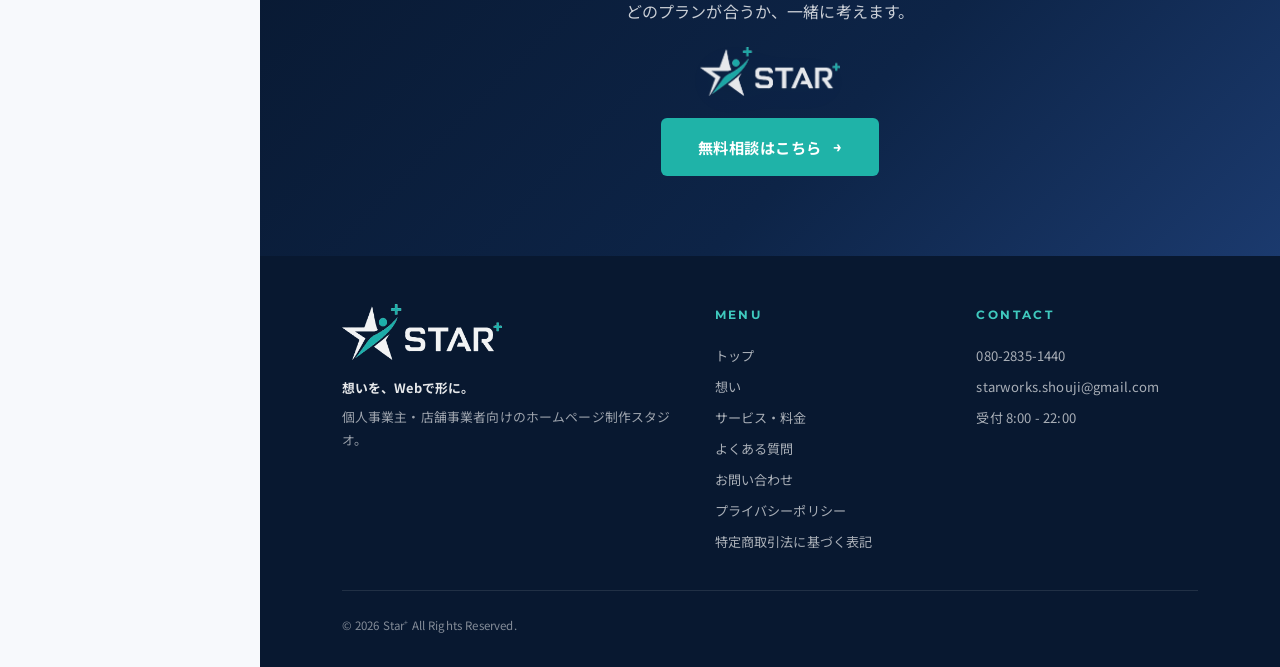
<file: service.html>
<!DOCTYPE html>
<html lang="ja">
<head>
<meta charset="UTF-8">
<meta name="viewport" content="width=device-width, initial-scale=1.0">
<title>サービス・料金 | Star+｜仙台・宮城のホームページ制作</title>
<meta name="description" content="Star+のホームページ制作プラン。新規制作：シンプルLP 55,000円〜、スタンダード 88,000円〜、フルサポート 132,000円〜。リニューアル：スポット修正 22,000円〜。仙台・宮城を中心に、個人事業主・店舗事業者向けに対応。">
<meta name="robots" content="index,follow">
<link rel="canonical" href="https://starplus-hp.jp/service.html">

<meta property="og:title" content="サービス・料金 | Star+">
<meta property="og:description" content="個人事業主・店舗事業者向けのホームページ制作プラン。新規制作 55,000円〜、リニューアル 22,000円〜。">
<meta property="og:type" content="website">
<meta property="og:url" content="https://starplus-hp.jp/service.html">

<link rel="preconnect" href="https://fonts.googleapis.com">
<link href="https://fonts.googleapis.com/css2?family=Noto+Sans+JP:wght@300;400;500;700&family=Montserrat:wght@400;600;700&display=swap" rel="stylesheet">
<link rel="stylesheet" href="assets/style.css">

<!-- Google tag (gtag.js) -->
<script async src="https://www.googletagmanager.com/gtag/js?id=G-N7WG9L27VW"></script>
<script>
  window.dataLayer = window.dataLayer || [];
  function gtag(){dataLayer.push(arguments);}
  gtag('js', new Date());

  gtag('config', 'G-N7WG9L27VW');
</script>
</head>
<body>

<div class="mb-header">
  <a href="index.html"><img src="assets/images/logo.png" alt="Star+"></a>
  <button class="hamburger" aria-label="メニュー"><span></span><span></span><span></span></button>
</div>
<div class="mb-overlay"></div>

<div class="app">

  <aside class="sidebar">
    <a href="index.html" class="sidebar-logo">
      <img src="assets/images/logo.png" alt="Star+">
      <div class="brand-sub">Web Production</div>
    </a>
    <nav class="sidebar-nav">
      <a href="index.html"><span class="nav-num">01</span>トップ</a>
      <a href="about.html"><span class="nav-num">02</span>想い</a>
      <a href="service.html" class="active"><span class="nav-num">03</span>サービス・料金</a>
      <a href="faq.html"><span class="nav-num">04</span>よくある質問</a>
      <a href="contact.html"><span class="nav-num">05</span>お問い合わせ</a>
    </nav>
    <div class="sidebar-cta">
      <div class="label">CONTACT</div>
      <div class="num">080-2835-1440</div>
      <div class="hours">受付 8:00 - 22:00</div>
    </div>
    <div class="sidebar-foot">starworks.shouji@gmail.com</div>
  </aside>

  <main class="main">

    <!-- ===== ページヘッダー ===== -->
    <section class="page-hero">
      <div class="page-hero-inner">
        <div class="page-crumb reveal">SERVICE &amp; PRICE</div>
        <h1 class="page-title reveal delay-1">サービス内容と料金</h1>
        <p class="page-sub reveal delay-2">
          <span class="nobr">初めての方でも安心して選べる、</span><span class="nobr">明確な料金プランをご用意しました。</span><br class="pc-br">
          <span class="nobr">すべてのプランで、</span><span class="nobr">スマホ対応・SEO基本設定が</span><span class="nobr">標準で含まれています。</span>
        </p>
      </div>
    </section>

    <!-- ===== プラン ===== -->
    <section class="plans-section">
      <div class="sec-head center">
        <span class="sec-label reveal">Plans</span>
        <h2 class="sec-title reveal delay-1">3つのプランから<br>お選びください</h2>
      </div>

      <div class="plans-grid">

        <!-- プラン1：シンプル -->
        <div class="plan-card reveal">
          <div class="plan-en">Simple LP</div>
          <div class="plan-name">シンプルLP</div>
          <p class="plan-tagline"><span class="nobr">まずはWeb上の</span><br class="pc-br"><span class="nobr">「入口」を作りたい方へ</span></p>
          <div class="plan-price">
            <span class="amount">¥55,000</span><span class="unit">（税込）</span>
            <span class="note">買い切り / 月額なし</span>
          </div>

          <div class="plan-fit">
            <span class="fit-label">こんな方におすすめ</span>
            <span class="fit-text">
              <span class="nobr">名刺代わりの1ページがほしい方／</span><br class="pc-br">
              <span class="nobr">まずはWeb上の窓口を持ちたい方</span>
            </span>
          </div>

          <ul class="plan-feats">
            <li>1ページ完結型LP</li>
            <li>スマートフォン対応</li>
            <li>お問い合わせフォーム</li>
            <li>SEO基本設定</li>
            <li>修正 2回まで</li>
            <li>納品後1ヶ月サポート</li>
          </ul>
          <a href="contact.html?plan=simple" class="plan-btn" data-cta="plan-simple">このプランで相談する</a>
        </div>

        <!-- プラン2：スタンダード（推奨） -->
        <div class="plan-card featured reveal delay-1">
          <div class="plan-tag">RECOMMEND</div>
          <div class="plan-en">Standard</div>
          <div class="plan-name">スタンダード</div>
          <p class="plan-tagline"><span class="nobr">複数ページで、しっかり</span><br class="pc-br"><span class="nobr">集客できるサイトを作りたい方へ</span></p>
          <div class="plan-price">
            <span class="amount">¥88,000</span><span class="unit">（税込）〜</span>
            <span class="note">買い切り / 月額なし</span>
          </div>

          <div class="plan-fit">
            <span class="fit-label">こんな方におすすめ</span>
            <span class="fit-text">
              <span class="nobr">サービス内容や料金、FAQまで</span><br class="pc-br">
              <span class="nobr">しっかり伝えたい方</span>
            </span>
          </div>

          <ul class="plan-feats">
            <li>3〜5ページ構成</li>
            <li>スマートフォン対応</li>
            <li>お問い合わせフォーム</li>
            <li>SEO設定 + アクセス解析</li>
            <li>Googleマップ埋め込み</li>
            <li>修正 3回まで</li>
            <li>納品後2ヶ月サポート</li>
          </ul>
          <a href="contact.html?plan=standard" class="plan-btn" data-cta="plan-standard">このプランで相談する</a>
        </div>

        <!-- プラン3：フル -->
        <div class="plan-card reveal delay-2">
          <div class="plan-en">Full Support</div>
          <div class="plan-name">フルサポート</div>
          <p class="plan-tagline"><span class="nobr">ブログ機能や本格SEO対策まで、</span><br class="pc-br"><span class="nobr">すべて任せたい方へ</span></p>
          <div class="plan-price">
            <span class="amount">¥132,000</span><span class="unit">（税込）〜</span>
            <span class="note">買い切り / 月額なし</span>
          </div>

          <div class="plan-fit">
            <span class="fit-label">こんな方におすすめ</span>
            <span class="fit-text">
              <span class="nobr">ブログ運用や継続的な改善まで</span><br class="pc-br">
              <span class="nobr">見据えたい方</span>
            </span>
          </div>

          <ul class="plan-feats">
            <li>5ページ以上の多ページ構成</li>
            <li>スマートフォン対応</li>
            <li>お問い合わせフォーム</li>
            <li>SEO強化 + ブログ機能</li>
            <li>SNS連携設定</li>
            <li>Googleビジネス登録サポート</li>
            <li>修正 5回まで</li>
            <li>納品後3ヶ月サポート</li>
          </ul>
          <a href="contact.html?plan=full" class="plan-btn" data-cta="plan-full">このプランで相談する</a>
        </div>

      </div>

      <!-- ===== 比較表 ===== -->
      <div class="compare-section">
        <div class="sec-head center" style="margin-bottom:0;">
          <span class="sec-label reveal">Compare</span>
          <h2 class="sec-title reveal delay-1">プラン比較表</h2>
          <p class="sec-sub reveal delay-2">違いを一覧で確認できます。</p>
        </div>

        <div class="compare-wrap reveal">
          <table class="compare-table">
            <thead>
              <tr>
                <th>項目</th>
                <th>シンプルLP</th>
                <th class="cm-rec">スタンダード</th>
                <th>フルサポート</th>
              </tr>
            </thead>
            <tbody>
              <tr>
                <td>価格（税込）</td>
                <td>¥55,000</td>
                <td class="cm-rec">¥88,000〜</td>
                <td>¥132,000〜</td>
              </tr>
              <tr>
                <td>ページ数</td>
                <td>1ページ</td>
                <td class="cm-rec">3〜5ページ</td>
                <td>5ページ以上</td>
              </tr>
              <tr>
                <td>スマホ対応</td>
                <td class="cm-yes">●</td>
                <td class="cm-yes cm-rec">●</td>
                <td class="cm-yes">●</td>
              </tr>
              <tr>
                <td>お問い合わせフォーム</td>
                <td class="cm-yes">●</td>
                <td class="cm-yes cm-rec">●</td>
                <td class="cm-yes">●</td>
              </tr>
              <tr>
                <td>SEO基本設定</td>
                <td class="cm-yes">●</td>
                <td class="cm-yes cm-rec">●</td>
                <td class="cm-yes">●</td>
              </tr>
              <tr>
                <td>アクセス解析</td>
                <td class="cm-no">—</td>
                <td class="cm-yes cm-rec">●</td>
                <td class="cm-yes">●</td>
              </tr>
              <tr>
                <td>Googleマップ埋め込み</td>
                <td class="cm-no">—</td>
                <td class="cm-yes cm-rec">●</td>
                <td class="cm-yes">●</td>
              </tr>
              <tr>
                <td>ブログ機能</td>
                <td class="cm-no">—</td>
                <td class="cm-no cm-rec">—</td>
                <td class="cm-yes">●</td>
              </tr>
              <tr>
                <td>SNS連携設定</td>
                <td class="cm-no">—</td>
                <td class="cm-no cm-rec">—</td>
                <td class="cm-yes">●</td>
              </tr>
              <tr>
                <td>修正回数</td>
                <td>2回</td>
                <td class="cm-rec">3回</td>
                <td>5回</td>
              </tr>
              <tr>
                <td>納品後サポート</td>
                <td>1ヶ月</td>
                <td class="cm-rec">2ヶ月</td>
                <td>3ヶ月</td>
              </tr>
            </tbody>
          </table>
        </div>
      </div>

      <!-- ===== メンテナンス ===== -->
      <div class="mt-section">
        <div class="mt-head reveal">
          <span class="sec-label" style="justify-content:center;">Maintenance</span>
          <h3>保守・更新サービス（月額制）</h3>
          <p><span class="nobr">公開後の運用も安心。</span><span class="nobr">文章・写真の更新や、</span><span class="nobr">不具合対応をお任せいただけます。</span></p>
        </div>

        <div class="mt-grid">
          <div class="mt-card reveal">
            <div class="mname">ライト</div>
            <div class="mprice">¥3,300<span> /月（税込）</span></div>
            <ul>
              <li>テキスト更新（月2回まで）</li>
              <li>軽微な不具合対応</li>
              <li>稼働状況の定期確認</li>
            </ul>
          </div>
          <div class="mt-card reveal delay-1">
            <div class="mname">スタンダード</div>
            <div class="mprice">¥5,500<span> /月（税込）</span></div>
            <ul>
              <li>テキスト・画像更新（月5回まで）</li>
              <li>不具合対応</li>
              <li>お知らせ投稿代行</li>
              <li>稼働状況の定期確認</li>
            </ul>
          </div>
          <div class="mt-card reveal delay-2">
            <div class="mname">フルサポート</div>
            <div class="mprice">¥11,000<span> /月（税込）</span></div>
            <ul>
              <li>更新回数 無制限</li>
              <li>SEO月次レポート</li>
              <li>セキュリティ対応</li>
              <li>改善提案（月1回）</li>
            </ul>
          </div>
        </div>
      </div>
    </section>

    <!-- ===== リニューアルプラン ===== -->
    <section class="renewal-section">
      <div class="sec-head center">
        <span class="sec-label reveal">Renewal</span>
        <h2 class="sec-title reveal delay-1">既存サイトの<br>リニューアル・修正プラン</h2>
        <p class="sec-sub reveal delay-2">
          <span class="nobr">「サイトが古くなってきた」</span><span class="nobr">「情報だけ変えたい」</span><br class="pc-br">
          <span class="nobr">既存のホームページをお持ちの方向けに、</span><span class="nobr">3つのプランをご用意しています。</span>
        </p>
      </div>

      <div class="renewal-grid">

        <!-- スポット修正 -->
        <div class="renewal-card reveal">
          <div class="rn-label">Spot Fix</div>
          <div class="rn-name">スポット修正</div>
          <p class="rn-tagline"><span class="nobr">情報が古くなっただけ。</span><br class="pc-br"><span class="nobr">デザインはそのままでOKな方へ。</span></p>
          <div class="rn-price">
            <span class="amount">¥22,000</span><span class="unit">（税込）〜</span>
          </div>
          <div class="plan-fit">
            <span class="fit-label">こんな方におすすめ</span>
            <span class="fit-text">テキスト・画像の差し替えだけで十分な方</span>
          </div>
          <ul class="rn-feats">
            <li>テキスト修正・差し替え（〜5箇所）</li>
            <li>画像差し替え（〜3点）</li>
            <li>リンク・ボタン修正</li>
            <li>スマホ表示の確認</li>
            <li>修正確認フロー（1回）</li>
          </ul>
          <a href="contact.html?plan=spot" class="plan-btn" data-cta="plan-spot">このプランで相談する</a>
        </div>

        <!-- 部分リニューアル -->
        <div class="renewal-card featured reveal delay-1">
          <div class="plan-tag">POPULAR</div>
          <div class="rn-label">Partial Renewal</div>
          <div class="rn-name">部分リニューアル</div>
          <p class="rn-tagline"><span class="nobr">「ここだけ変えたい」に</span><br class="pc-br"><span class="nobr">応えるピンポイント刷新。</span></p>
          <div class="rn-price">
            <span class="amount">¥44,000</span><span class="unit">（税込）〜</span>
          </div>
          <div class="plan-fit">
            <span class="fit-label">こんな方におすすめ</span>
            <span class="fit-text">特定ページのデザインを刷新したい方</span>
          </div>
          <ul class="rn-feats">
            <li>対象ページのデザイン刷新（〜3ページ）</li>
            <li>テキスト・画像の整理・差し替え</li>
            <li>スマートフォン対応の確認・調整</li>
            <li>お問い合わせフォーム改修（1箇所）</li>
            <li>修正確認フロー（2回）</li>
            <li>公開対応サポート</li>
          </ul>
          <a href="contact.html?plan=partial" class="plan-btn" data-cta="plan-partial">このプランで相談する</a>
        </div>

        <!-- フルリニューアル -->
        <div class="renewal-card reveal delay-2">
          <div class="rn-label">Full Renewal</div>
          <div class="rn-name">フルリニューアル</div>
          <p class="rn-tagline"><span class="nobr">サイト全体を今の時代に</span><br class="pc-br"><span class="nobr">合わせて完全刷新したい方へ。</span></p>
          <div class="rn-price">
            <span class="amount">¥77,000</span><span class="unit">（税込）〜</span>
          </div>
          <div class="plan-fit">
            <span class="fit-label">こんな方におすすめ</span>
            <span class="fit-text">全体を作り直して集客から見直したい方</span>
          </div>
          <ul class="rn-feats">
            <li>現状の課題ヒアリング・整理</li>
            <li>全ページのデザイン刷新（〜5ページ）</li>
            <li>ページ構成・導線の見直し</li>
            <li>スマートフォン対応（レスポンシブ）</li>
            <li>お問い合わせフォーム設置</li>
            <li>修正確認フロー（2回）・公開対応</li>
          </ul>
          <a href="contact.html?plan=full-renewal" class="plan-btn" data-cta="plan-full-renewal">このプランで相談する</a>
        </div>

      </div>

      <div class="renewal-note reveal">
        <p>
          <strong>新規制作より費用を抑えられます。</strong>
          <span class="nobr">既存サイトを活かすため、</span><span class="nobr">新規制作と比べて</span><span class="nobr">40〜60%程度の価格で</span><span class="nobr">ご提供しています。</span><br class="pc-br">
          <span class="nobr">「どのプランが合うか分からない」</span>という場合でも、<span class="nobr">まずはご相談ください。</span><span class="nobr">一緒に判断します。</span>
        </p>
      </div>
    </section>

    <!-- ===== 制作の流れ（先に出す） ===== -->
    <section class="flow-section">
      <div class="sec-head center">
        <span class="sec-label reveal">How it works</span>
        <h2 class="sec-title reveal delay-1">ご依頼から納品までの流れ</h2>
        <p class="sec-sub reveal delay-2">
          <span class="nobr">お問い合わせから納品まで、</span><span class="nobr">約2〜3週間が目安です。</span><br class="pc-br">
          <span class="nobr">一つひとつ丁寧に進めますので、</span><span class="nobr">初めての方もご安心ください。</span>
        </p>
      </div>

      <div class="flow-grid">
        <div class="flow-step reveal">
          <div class="step-en">Step 01</div>
          <div class="step-icon">
            <span class="step-badge">1</span>
            <svg viewBox="0 0 48 48" fill="none" stroke="currentColor" stroke-linecap="round" stroke-linejoin="round" stroke-width="2">
              <path d="M8 12a4 4 0 0 1 4-4h16a4 4 0 0 1 4 4v12a4 4 0 0 1-4 4H20l-6 6v-6h-2a4 4 0 0 1-4-4z"/>
              <path d="M28 16a4 4 0 0 1 4-4h4a4 4 0 0 1 4 4v8a4 4 0 0 1-4 4h-2v4l-4-4"/>
              <circle cx="16" cy="18" r="1.2" fill="currentColor"/>
              <circle cx="22" cy="18" r="1.2" fill="currentColor"/>
              <circle cx="28" cy="18" r="1.2" fill="currentColor"/>
            </svg>
          </div>
          <h3>無料ヒアリング</h3>
          <p>オンラインまたはメールで30〜45分程度。ご要望をお伺いします。</p>
        </div>

        <div class="flow-step reveal delay-1">
          <div class="step-en">Step 02</div>
          <div class="step-icon">
            <span class="step-badge">2</span>
            <svg viewBox="0 0 48 48" fill="none" stroke="currentColor" stroke-linecap="round" stroke-linejoin="round" stroke-width="2">
              <path d="M12 6h16l8 8v24a4 4 0 0 1-4 4H12a4 4 0 0 1-4-4V10a4 4 0 0 1 4-4z"/>
              <path d="M28 6v8h8"/>
              <path d="M14 22h12M14 28h16M14 34h10"/>
              <circle cx="34" cy="34" r="6" fill="white" stroke="currentColor"/>
              <path d="M31 34l2 2 4-4"/>
            </svg>
          </div>
          <h3>お見積り・ご契約</h3>
          <p>内容を整理し、お見積りをご提示。ご納得いただけたらご契約へ。</p>
        </div>

        <div class="flow-step reveal delay-2">
          <div class="step-en">Step 03</div>
          <div class="step-icon">
            <span class="step-badge">3</span>
            <svg viewBox="0 0 48 48" fill="none" stroke="currentColor" stroke-linecap="round" stroke-linejoin="round" stroke-width="2">
              <rect x="6" y="10" width="30" height="22" rx="3"/>
              <path d="M6 26h30"/>
              <path d="M14 32v4M28 32v4M10 38h22"/>
              <path d="M28 16l10-4 4 4-4 10-10 4-4-4z" fill="white"/>
              <path d="M28 16l14 14"/>
              <circle cx="13" cy="18" r="1.3" fill="currentColor"/>
              <circle cx="20" cy="22" r="1.3" fill="currentColor"/>
            </svg>
          </div>
          <h3>制作・修正</h3>
          <p>デザイン案をご提案し、ご確認いただきながら修正を重ねます。</p>
        </div>

        <div class="flow-step reveal delay-3">
          <div class="step-en">Step 04</div>
          <div class="step-icon">
            <span class="step-badge">4</span>
            <svg viewBox="0 0 48 48" fill="none" stroke="currentColor" stroke-linecap="round" stroke-linejoin="round" stroke-width="2">
              <path d="M24 4c8 6 12 14 12 22l-4 4h-16l-4-4c0-8 4-16 12-22z"/>
              <circle cx="24" cy="20" r="3.5" fill="white"/>
              <path d="M16 30l-6 4 2 6 6-4M32 30l6 4-2 6-6-4"/>
              <path d="M20 38c0 2 2 4 4 4s4-2 4-4"/>
            </svg>
          </div>
          <h3>納品・公開</h3>
          <p>最終確認後に公開。<span class="nobr">ドメイン・サーバー設定も</span><span class="nobr">サポートします。</span></p>
        </div>
      </div>
    </section>

    <!-- ===== 料金に含まれないもの・免責（流れの次に出す） ===== -->
    <section class="section" style="background:#f8f8f8;padding:60px 8%;">
      <div class="sec-head center">
        <span class="sec-label reveal">Notes</span>
        <h2 class="sec-title reveal delay-1">ご注意・免責事項</h2>
      </div>
      <div class="reveal" style="max-width:820px;margin:0 auto;">
        <h3 style="font-size:1.05rem;font-weight:700;margin-bottom:1rem;color:var(--navy);">各プランの料金に含まれないもの</h3>
        <p style="color:#555;line-height:1.9;margin-bottom:1.6rem;">以下は制作費に含まれません。別途ご負担いただくか、事前にご相談ください。</p>
        <ul style="color:#555;line-height:2;padding-left:1.4em;">
          <li>ドメイン取得・更新費用（年額 目安：1,000〜3,000円）</li>
          <li>レンタルサーバー契約費用（月額 目安：600〜1,500円）</li>
          <li>有料の写真素材・イラスト・フォント</li>
          <li>プロカメラマンによる撮影費用</li>
          <li>高度な予約・決済システムの初期費用・月額費用</li>
          <li>多言語対応、大規模データベース構築</li>
          <li>当初の合意範囲を超える大幅な仕様変更</li>
        </ul>
        <p style="margin-top:1.4rem;color:#555;line-height:1.9;">ご依頼範囲を超える作業が必要な場合は、事前にご説明・お見積りを行い、合意いただいてから着手します。事前の合意なく追加費用を請求することはありません。</p>

        <h3 style="font-size:1.05rem;font-weight:700;margin:2rem 0 1rem;color:var(--navy);">SEO・集客・売上に関する免責</h3>
        <p style="color:#555;line-height:1.9;">
          すべてのプランにSEO基本設定が含まれますが、<strong>検索順位・アクセス数・問い合わせ件数・売上の向上を保証するものではありません。</strong>
          検索エンジンのアルゴリズムは各社が独自に管理しており、当方はその動作を保証・制御できる立場にはありません。
          集客・売上についても同様に、当方の制作業務の範囲外となります。
        </p>

        <h3 style="font-size:1.05rem;font-weight:700;margin:2rem 0 1rem;color:var(--navy);">保守サービスの解約について</h3>
        <p style="color:#555;line-height:1.9;">
          月額保守プランは最低契約期間なし（翌月からご解約可能）です。解約希望の場合は、ご希望月の前月末までにメールにてご連絡ください。
          解約月分の費用は日割り計算せず、月単位での精算となります。
        </p>
      </div>
    </section>

    <!-- ===== CTA ===== -->
    <section class="section" style="background:linear-gradient(135deg,var(--navy-deep) 0%,var(--navy) 60%,var(--navy-light) 100%);color:var(--white);text-align:center;padding:80px 8%;">
      <div class="reveal">
        <h2 style="font-size:clamp(1.4rem,2.4vw,1.9rem);font-weight:700;line-height:1.6;margin-bottom:1.5rem;color:var(--white);">
          <span class="nobr">まずはお気軽に、</span><span class="nobr">無料でご相談を。</span>
        </h2>
        <p style="color:rgba(255,255,255,.78);margin-bottom:1.4rem;"><span class="nobr">どのプランが合うか、</span><span class="nobr">一緒に考えます。</span></p>
        <div class="section-logo" style="margin:0 auto 1.4rem;">
          <img src="assets/images/logo-light.png" alt="Star+">
        </div>
        <a href="contact.html" class="btn btn-teal" data-cta="service-bottom">無料相談はこちら<span class="arrow">→</span></a>
      </div>
    </section>

    <footer class="footer">
      <div class="footer-grid">
        <div class="footer-brand">
          <img src="assets/images/logo-light.png" alt="Star+">
          <p><strong style="color:rgba(255,255,255,.9);display:block;margin-bottom:.4rem;">想いを、Webで形に。</strong>個人事業主・店舗事業者向けのホームページ制作スタジオ。</p>
        </div>
        <div class="footer-col">
          <h4>Menu</h4>
          <a href="index.html">トップ</a>
          <a href="about.html">想い</a>
          <a href="service.html">サービス・料金</a>
          <a href="faq.html">よくある質問</a>
          <a href="contact.html">お問い合わせ</a>
          <a href="privacy.html">プライバシーポリシー</a>
          <a href="law.html">特定商取引法に基づく表記</a>
        </div>
        <div class="footer-col">
          <h4>Contact</h4>
          <p>080-2835-1440</p>
          <p>starworks.shouji@gmail.com</p>
          <p>受付 8:00 - 22:00</p>
        </div>
      </div>
      <div class="footer-bottom">
        <span>© 2026 Star<sup class="brand-sup">+</sup> All Rights Reserved.</span>
      </div>
    </footer>

  </main>
</div>

<script src="assets/script.js"></script>
</body>
</html>
</file>
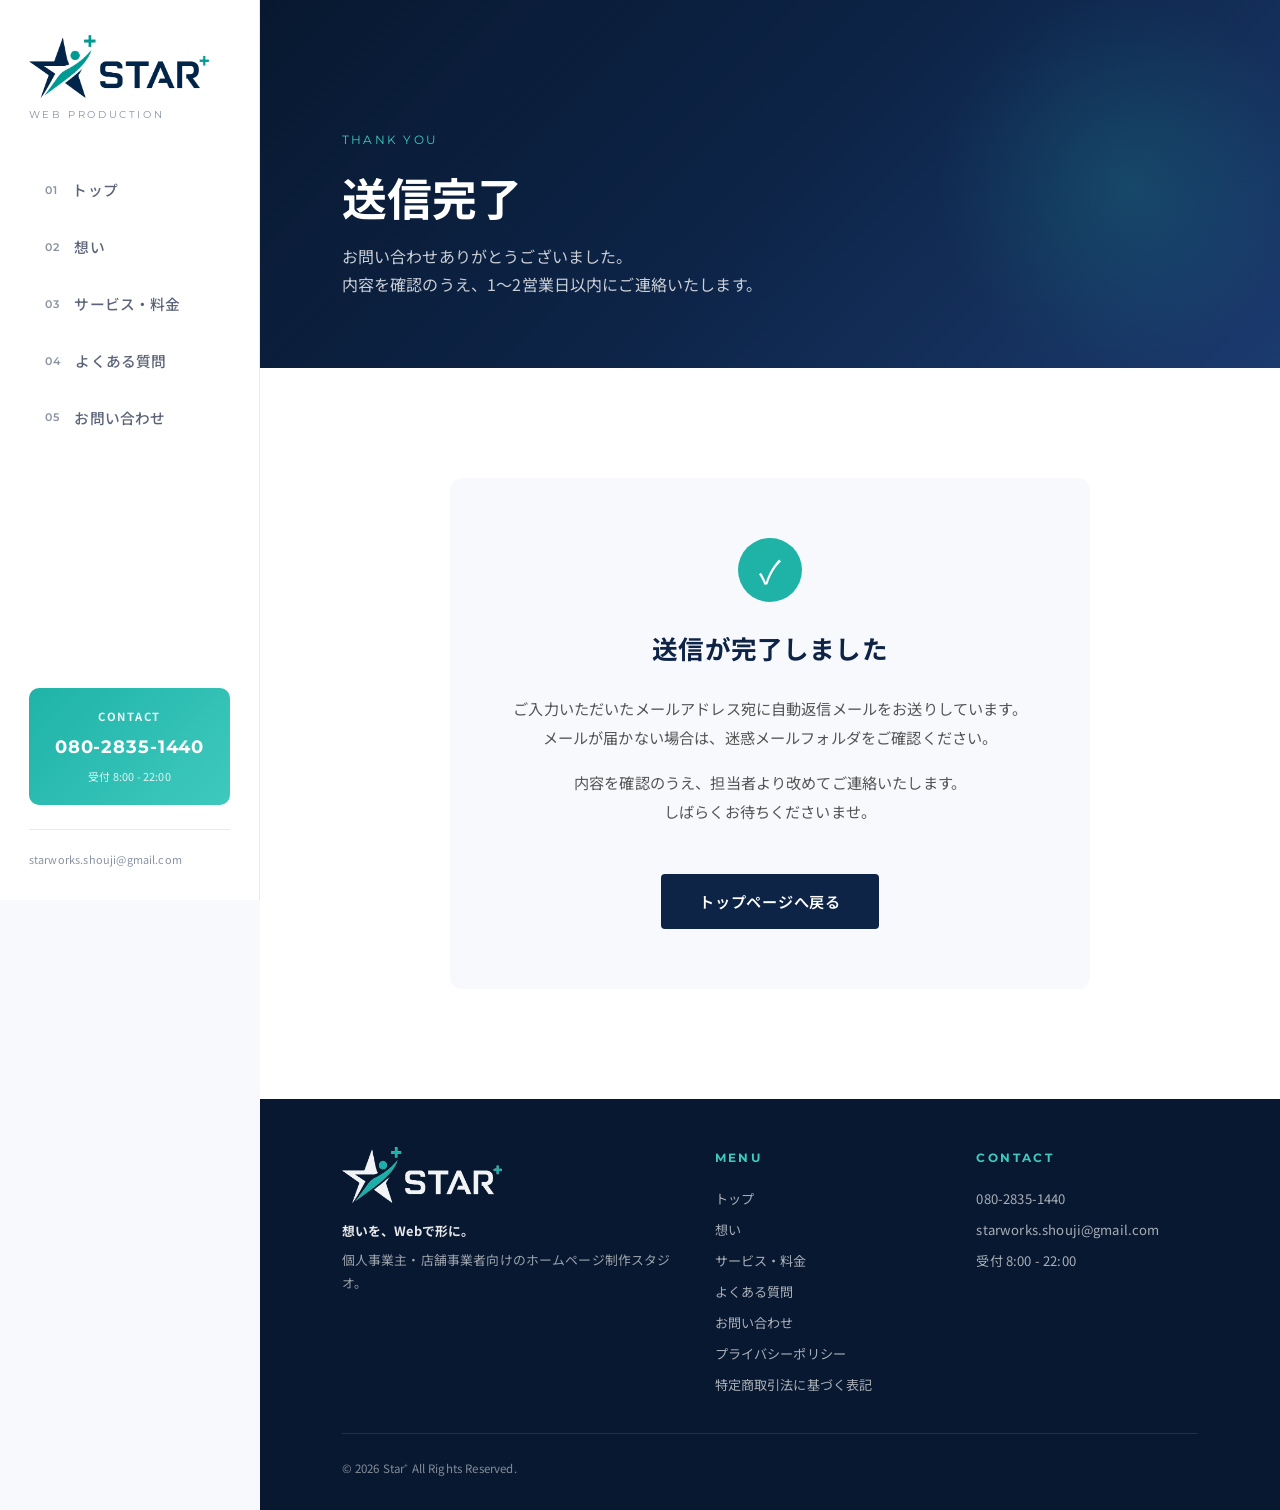
<file: thanks.html>
<!DOCTYPE html>
<html lang="ja">
<head>
<meta charset="UTF-8">
<meta name="viewport" content="width=device-width, initial-scale=1.0">
<title>送信完了 | Star+｜仙台・宮城のホームページ制作</title>
<meta name="description" content="お問い合わせありがとうございました。内容を確認のうえ、1〜2営業日以内にご連絡いたします。">
<meta name="robots" content="noindex,nofollow">
<link rel="canonical" href="https://starplus-hp.jp/thanks.html">

<link rel="preconnect" href="https://fonts.googleapis.com">
<link href="https://fonts.googleapis.com/css2?family=Noto+Sans+JP:wght@300;400;500;700&family=Montserrat:wght@400;600;700&display=swap" rel="stylesheet">
<link rel="stylesheet" href="assets/style.css">

<!-- Google tag (gtag.js) -->
<script async src="https://www.googletagmanager.com/gtag/js?id=G-N7WG9L27VW"></script>
<script>
  window.dataLayer = window.dataLayer || [];
  function gtag(){dataLayer.push(arguments);}
  gtag('js', new Date());

  gtag('config', 'G-N7WG9L27VW');
</script>
</head>
<body>

<div class="mb-header">
  <a href="index.html"><img src="assets/images/logo.png" alt="Star+"></a>
  <button class="hamburger" aria-label="メニュー"><span></span><span></span><span></span></button>
</div>
<div class="mb-overlay"></div>

<div class="app">

  <aside class="sidebar">
    <a href="index.html" class="sidebar-logo">
      <img src="assets/images/logo.png" alt="Star+">
      <div class="brand-sub">Web Production</div>
    </a>
    <nav class="sidebar-nav">
      <a href="index.html"><span class="nav-num">01</span>トップ</a>
      <a href="about.html"><span class="nav-num">02</span>想い</a>
      <a href="service.html"><span class="nav-num">03</span>サービス・料金</a>
      <a href="faq.html"><span class="nav-num">04</span>よくある質問</a>
      <a href="contact.html"><span class="nav-num">05</span>お問い合わせ</a>
    </nav>
    <div class="sidebar-cta">
      <div class="label">CONTACT</div>
      <div class="num">080-2835-1440</div>
      <div class="hours">受付 8:00 - 22:00</div>
    </div>
    <div class="sidebar-foot">starworks.shouji@gmail.com</div>
  </aside>

  <main class="main">

    <section class="page-hero">
      <div class="page-hero-inner">
        <div class="page-crumb reveal">THANK YOU</div>
        <h1 class="page-title reveal delay-1">送信完了</h1>
        <p class="page-sub reveal delay-2">
          お問い合わせありがとうございました。<br>
          内容を確認のうえ、1〜2営業日以内にご連絡いたします。
        </p>
      </div>
    </section>

    <section class="contact-section">
      <div class="contact-inner">

        <div class="thanks-box reveal">
          <div class="thanks-icon">✓</div>
          <h2 class="thanks-title">送信が完了しました</h2>
          <p class="thanks-body">
            ご入力いただいたメールアドレス宛に自動返信メールをお送りしています。<br>
            メールが届かない場合は、迷惑メールフォルダをご確認ください。
          </p>
          <p class="thanks-body">
            内容を確認のうえ、担当者より改めてご連絡いたします。<br>
            しばらくお待ちくださいませ。
          </p>
          <a href="index.html" class="thanks-btn">トップページへ戻る</a>
        </div>

      </div>
    </section>

    <footer class="footer">
      <div class="footer-grid">
        <div class="footer-brand">
          <img src="assets/images/logo-light.png" alt="Star+">
          <p><strong style="color:rgba(255,255,255,.9);display:block;margin-bottom:.4rem;">想いを、Webで形に。</strong>個人事業主・店舗事業者向けのホームページ制作スタジオ。</p>
        </div>
        <div class="footer-col">
          <h4>Menu</h4>
          <a href="index.html">トップ</a>
          <a href="about.html">想い</a>
          <a href="service.html">サービス・料金</a>
          <a href="faq.html">よくある質問</a>
          <a href="contact.html">お問い合わせ</a>
          <a href="privacy.html">プライバシーポリシー</a>
          <a href="law.html">特定商取引法に基づく表記</a>
        </div>
        <div class="footer-col">
          <h4>Contact</h4>
          <p>080-2835-1440</p>
          <p>starworks.shouji@gmail.com</p>
          <p>受付 8:00 - 22:00</p>
        </div>
      </div>
      <div class="footer-bottom">
        <span>© 2026 Star<sup class="brand-sup">+</sup> All Rights Reserved.</span>
      </div>
    </footer>

  </main>
</div>

<script src="assets/script.js"></script>
</body>
</html>
</file>
<file: assets/style.css>
/* ============================================
   STAR WORKS — Common Stylesheet
   ============================================ */

/* ブランド名「Star+」の右上 + 記号 */
sup.brand-sup {
  font-size: 0.6em;
  vertical-align: super;
  line-height: 0;
  font-weight: inherit;
  letter-spacing: 0;
}

:root {
  /* ロゴ由来の3色 */
  --navy:        #0D2447;
  --navy-deep:   #081830;
  --navy-light:  #1B3A6E;
  --teal:        #1FB3A8;
  --teal-light:  #3FC9BE;
  --teal-soft:   #E0F5F3;
  --gold:        #E8C547;
  --gold-soft:   #FBF3D4;

  /* ニュートラル */
  --white:       #FFFFFF;
  --bg:          #F7F9FC;
  --bg-card:    #FFFFFF;
  --text:        #1A2236;
  --text-soft:   #5B6478;
  --text-mute:   #8993A4;
  --border:      #E6EAF0;
  --border-strong:#CFD6E0;

  /* タイポ */
  --font-jp:     'Noto Sans JP', sans-serif;
  --font-en:     'Montserrat', sans-serif;

  /* レイアウト */
  --sidebar-w:   260px;
  --header-h-mb: 64px;

  /* 影 */
  --shadow-sm:   0 1px 3px rgba(13,36,71,.06);
  --shadow:      0 4px 16px rgba(13,36,71,.08);
  --shadow-lg:   0 12px 40px rgba(13,36,71,.12);
}

* { margin:0; padding:0; box-sizing:border-box; }
*::before, *::after { box-sizing:border-box; }

html { scroll-behavior:smooth; -webkit-text-size-adjust:100%; }
body {
  font-family: var(--font-jp);
  color: var(--text);
  line-height: 1.75;
  background: var(--bg);
  overflow-x: hidden;
  font-weight: 400;
  letter-spacing: .01em;
}

a { color: inherit; text-decoration: none; }
img { max-width:100%; display:block; }
button { font-family: inherit; cursor: pointer; border: none; background: none; color: inherit; }

/* ============================================
   レイアウト：サイドバー + メイン
   ============================================ */

.app {
  display: grid;
  grid-template-columns: var(--sidebar-w) 1fr;
  min-height: 100vh;
}

/* ── サイドバー（デスクトップ固定） ── */
.sidebar {
  position: fixed;
  top: 0; left: 0; bottom: 0;
  width: var(--sidebar-w);
  background: var(--white);
  border-right: 1px solid var(--border);
  padding: 2.2rem 1.8rem 2rem;
  display: flex;
  flex-direction: column;
  z-index: 100;
}

.sidebar-logo {
  display: block;
  margin-bottom: 2.5rem;
}
.sidebar-logo img {
  width: 100%;
  max-width: 180px;
  height: auto;
}
.sidebar-logo .brand-sub {
  font-family: var(--font-en);
  font-size: .65rem;
  letter-spacing: .25em;
  color: var(--text-mute);
  margin-top: .5rem;
  text-transform: uppercase;
}

.sidebar-nav {
  flex: 1;
  display: flex;
  flex-direction: column;
  gap: .25rem;
}

.sidebar-nav a {
  display: flex;
  align-items: center;
  gap: .9rem;
  padding: .85rem 1rem;
  border-radius: 8px;
  color: var(--text-soft);
  font-size: .92rem;
  font-weight: 500;
  transition: all .25s ease;
  position: relative;
}
.sidebar-nav a .nav-num {
  font-family: var(--font-en);
  font-size: .68rem;
  color: var(--text-mute);
  letter-spacing: .1em;
  font-weight: 600;
}
.sidebar-nav a:hover {
  background: var(--bg);
  color: var(--navy);
}
.sidebar-nav a.active {
  background: linear-gradient(135deg, var(--navy) 0%, var(--navy-light) 100%);
  color: var(--white);
  box-shadow: var(--shadow);
}
.sidebar-nav a.active .nav-num { color: var(--teal-light); }

.sidebar-cta {
  margin-top: 1.2rem;
  padding: 1.2rem;
  background: linear-gradient(135deg, var(--teal) 0%, var(--teal-light) 100%);
  border-radius: 10px;
  color: var(--white);
  text-align: center;
}
.sidebar-cta .label {
  font-size: .7rem;
  letter-spacing: .15em;
  font-weight: 700;
  opacity: .9;
  margin-bottom: .3rem;
}
.sidebar-cta .num {
  font-family: var(--font-en);
  font-size: 1.1rem;
  font-weight: 700;
  letter-spacing: .05em;
}
.sidebar-cta .hours {
  font-size: .68rem;
  margin-top: .3rem;
  opacity: .85;
}

.sidebar-foot {
  margin-top: 1.5rem;
  padding-top: 1.2rem;
  border-top: 1px solid var(--border);
  font-size: .68rem;
  color: var(--text-mute);
  line-height: 1.7;
}

/* ── メインコンテンツ ── */
.main {
  grid-column: 2;
  padding: 0;
  min-width: 0;
}

/* ── モバイルヘッダー（PCでは非表示） ── */
.mb-header {
  display: none;
  position: fixed;
  top: 0; left: 0; right: 0;
  height: var(--header-h-mb);
  background: var(--white);
  border-bottom: 1px solid var(--border);
  padding: 0 1.2rem;
  z-index: 200;
  align-items: center;
  justify-content: space-between;
}
.mb-header img { height: 40px; width: auto; }

.hamburger {
  width: 44px; height: 44px;
  display: flex; flex-direction: column;
  justify-content: center; align-items: center;
  gap: 6px;
  border-radius: 6px;
}
.hamburger span {
  display: block;
  width: 24px; height: 2px;
  background: var(--navy);
  border-radius: 2px;
  transition: all .3s ease;
}
.hamburger.open span:nth-child(1) { transform: translateY(8px) rotate(45deg); }
.hamburger.open span:nth-child(2) { opacity: 0; }
.hamburger.open span:nth-child(3) { transform: translateY(-8px) rotate(-45deg); }

/* モバイルメニューオーバーレイ */
.mb-overlay {
  display: none;
  position: fixed;
  inset: 0;
  background: rgba(13,36,71,.5);
  z-index: 150;
  opacity: 0;
  transition: opacity .3s ease;
}
.mb-overlay.open { display: block; opacity: 1; }

/* ============================================
   セクション共通
   ============================================ */

.section {
  padding: 100px 8% 90px;
  position: relative;
}

.sec-label {
  font-family: var(--font-en);
  font-size: .72rem;
  font-weight: 700;
  letter-spacing: .3em;
  color: var(--teal);
  text-transform: uppercase;
  display: inline-flex;
  align-items: center;
  gap: .6rem;
  margin-bottom: 1rem;
}
.sec-label::before {
  content: '';
  width: 24px; height: 1px;
  background: var(--teal);
}

.sec-title {
  font-size: clamp(1.6rem, 3vw, 2.4rem);
  font-weight: 700;
  line-height: 1.45;
  margin-bottom: 1.2rem;
  color: var(--navy);
  letter-spacing: .02em;
}
.sec-title .accent { color: var(--teal); }

.sec-sub {
  font-size: .95rem;
  color: var(--text-soft);
  line-height: 2;
  max-width: 620px;
}

.sec-head { margin-bottom: 3.5rem; }
.sec-head.center { text-align: center; }
.sec-head.center .sec-label { justify-content: center; }
.sec-head.center .sec-sub { margin: 0 auto; }

/* ============================================
   ボタン
   ============================================ */

.btn {
  display: inline-flex;
  align-items: center;
  justify-content: center;
  gap: .7rem;
  padding: 1rem 2.3rem;
  border-radius: 6px;
  font-weight: 700;
  font-size: .95rem;
  letter-spacing: .03em;
  transition: all .3s cubic-bezier(.16,1,.3,1);
  cursor: pointer;
  position: relative;
  overflow: hidden;
}
.btn-primary {
  background: var(--navy);
  color: var(--white);
}
.btn-primary:hover {
  background: var(--navy-light);
  transform: translateY(-2px);
  box-shadow: 0 8px 24px rgba(13,36,71,.25);
}
.btn-teal {
  background: var(--teal);
  color: var(--white);
}
.btn-teal:hover {
  background: var(--teal-light);
  transform: translateY(-2px);
  box-shadow: 0 8px 24px rgba(31,179,168,.3);
}
.btn-outline {
  background: transparent;
  color: var(--navy);
  border: 2px solid var(--navy);
}
.btn-outline:hover {
  background: var(--navy);
  color: var(--white);
}
.btn-light {
  background: var(--white);
  color: var(--navy);
  border: 2px solid var(--white);
}
.btn-light:hover {
  background: transparent;
  color: var(--white);
}
.btn .arrow {
  font-family: var(--font-en);
  transition: transform .3s ease;
}
.btn:hover .arrow { transform: translateX(4px); }

/* ============================================
   スクロールアニメーション
   ============================================ */

.reveal {
  opacity: 0;
  transform: translateY(40px);
  transition: opacity .9s cubic-bezier(.16,1,.3,1), transform .9s cubic-bezier(.16,1,.3,1);
}
.reveal.visible {
  opacity: 1;
  transform: translateY(0);
}
.reveal.delay-1 { transition-delay: .1s; }
.reveal.delay-2 { transition-delay: .2s; }
.reveal.delay-3 { transition-delay: .3s; }
.reveal.delay-4 { transition-delay: .4s; }

.reveal-left {
  opacity: 0;
  transform: translateX(-40px);
  transition: opacity .9s cubic-bezier(.16,1,.3,1), transform .9s cubic-bezier(.16,1,.3,1);
}
.reveal-left.visible { opacity: 1; transform: translateX(0); }

.reveal-scale {
  opacity: 0;
  transform: scale(.94);
  transition: opacity .9s ease, transform .9s cubic-bezier(.16,1,.3,1);
}
.reveal-scale.visible { opacity: 1; transform: scale(1); }

/* ============================================
   ヒーロー
   ============================================ */

.hero {
  position: relative;
  min-height: 100vh;
  padding: 100px 8% 80px;
  display: flex;
  align-items: center;
  background:
    radial-gradient(ellipse at 70% 30%, rgba(31,179,168,.22) 0%, transparent 55%),
    radial-gradient(ellipse at 20% 80%, rgba(232,197,71,.10) 0%, transparent 60%),
    linear-gradient(135deg, var(--navy-deep) 0%, var(--navy) 50%, var(--navy-light) 100%);
  overflow: hidden;
}

/* グリッドパターン */
.hero::before {
  content: '';
  position: absolute;
  inset: 0;
  background-image:
    linear-gradient(rgba(255,255,255,.025) 1px, transparent 1px),
    linear-gradient(90deg, rgba(255,255,255,.025) 1px, transparent 1px);
  background-size: 70px 70px;
  pointer-events: none;
  mask-image: radial-gradient(ellipse at center, black 30%, transparent 80%);
  -webkit-mask-image: radial-gradient(ellipse at center, black 30%, transparent 80%);
}

/* 星の点滅エフェクト */
.hero::after {
  content: '';
  position: absolute;
  inset: 0;
  background-image:
    radial-gradient(1.5px 1.5px at 12% 18%, rgba(255,255,255,.7), transparent 50%),
    radial-gradient(2px 2px at 28% 35%, rgba(31,179,168,.65), transparent 50%),
    radial-gradient(1px 1px at 45% 12%, rgba(255,255,255,.55), transparent 50%),
    radial-gradient(1.5px 1.5px at 68% 25%, rgba(232,197,71,.6), transparent 50%),
    radial-gradient(1px 1px at 82% 48%, rgba(255,255,255,.6), transparent 50%),
    radial-gradient(2px 2px at 92% 72%, rgba(31,179,168,.45), transparent 50%),
    radial-gradient(1px 1px at 15% 65%, rgba(255,255,255,.5), transparent 50%),
    radial-gradient(1.5px 1.5px at 35% 85%, rgba(232,197,71,.5), transparent 50%),
    radial-gradient(1px 1px at 55% 75%, rgba(255,255,255,.45), transparent 50%),
    radial-gradient(2px 2px at 75% 92%, rgba(31,179,168,.4), transparent 50%);
  pointer-events: none;
  animation: starsTwinkle 8s ease-in-out infinite;
}

@keyframes starsTwinkle {
  0%, 100% { opacity: 1; }
  50% { opacity: .55; }
}

/* 光のオーブ（装飾） */
.hero-orbs { position: absolute; inset: 0; pointer-events: none; overflow: hidden; z-index: 1; }
.hero-orb {
  position: absolute;
  border-radius: 50%;
  filter: blur(60px);
  opacity: .35;
}
.hero-orb.o1 {
  width: 380px; height: 380px;
  background: radial-gradient(circle, var(--teal) 0%, transparent 70%);
  top: -100px; right: -80px;
  animation: orbDrift1 14s ease-in-out infinite;
}
.hero-orb.o2 {
  width: 280px; height: 280px;
  background: radial-gradient(circle, var(--gold) 0%, transparent 70%);
  bottom: -80px; left: 5%;
  opacity: .18;
  animation: orbDrift2 18s ease-in-out infinite;
}
.hero-orb.o3 {
  width: 200px; height: 200px;
  background: radial-gradient(circle, var(--teal-light) 0%, transparent 70%);
  top: 30%; left: 40%;
  opacity: .15;
  animation: orbDrift3 16s ease-in-out infinite;
}
@keyframes orbDrift1 {
  0%, 100% { transform: translate(0, 0) scale(1); }
  50% { transform: translate(-30px, 40px) scale(1.1); }
}
@keyframes orbDrift2 {
  0%, 100% { transform: translate(0, 0) scale(1); }
  50% { transform: translate(40px, -30px) scale(1.05); }
}
@keyframes orbDrift3 {
  0%, 100% { transform: translate(0, 0); }
  50% { transform: translate(20px, -20px); }
}

.hero-grid {
  position: relative;
  z-index: 2;
  display: grid;
  grid-template-columns: 1.15fr 1fr;
  gap: 3rem;
  align-items: center;
  width: 100%;
  max-width: 1240px;
  margin: 0 auto;
}

.hero-content { color: var(--white); }

.hero-tag {
  display: inline-flex;
  align-items: center;
  gap: .5rem;
  background: rgba(31,179,168,.18);
  border: 1px solid rgba(31,179,168,.35);
  color: var(--teal-light);
  font-size: .75rem;
  font-weight: 600;
  padding: .4rem 1rem;
  border-radius: 100px;
  letter-spacing: .08em;
  margin-bottom: 1.8rem;
}
.hero-tag .dot {
  width: 6px; height: 6px;
  background: var(--teal-light);
  border-radius: 50%;
  animation: pulse 2s ease infinite;
}
@keyframes pulse {
  0%, 100% { opacity: 1; transform: scale(1); }
  50% { opacity: .5; transform: scale(1.4); }
}

.hero-title {
  font-size: clamp(1.9rem, 3.6vw, 2.9rem);
  font-weight: 700;
  line-height: 1.45;
  margin-bottom: 1.4rem;
  letter-spacing: .01em;
  word-break: keep-all;
  overflow-wrap: break-word;
}
.hero-title .gold { color: var(--gold); }
.hero-title .teal { color: var(--teal-light); }
.hero-title .ht-line {
  display: block;
  white-space: nowrap;
}
@media (max-width: 900px) {
  .hero-title .ht-line { white-space: normal; }
}

.hero-sub {
  font-size: clamp(.95rem, 1.4vw, 1.05rem);
  color: rgba(255,255,255,.82);
  line-height: 2;
  margin-bottom: 2.5rem;
  max-width: 480px;
}

.hero-limit {
  margin-bottom: 1.4rem;
}
.limit-badge {
  display: inline-flex;
  align-items: center;
  gap: .45rem;
  background: rgba(232,197,71,.12);
  border: 1.5px solid rgba(232,197,71,.5);
  color: var(--gold);
  font-family: var(--font-jp);
  font-size: .82rem;
  font-weight: 500;
  padding: .45rem 1.1rem;
  border-radius: 999px;
  letter-spacing: .03em;
}
.limit-badge strong {
  font-weight: 700;
  color: var(--gold);
}
.limit-icon { font-size: .85rem; }
.limit-sep {
  opacity: .4;
  margin: 0 .1rem;
}
.limit-remain {
  font-size: .76rem;
  opacity: .8;
}

.hero-buttons {
  display: flex;
  gap: 1rem;
  flex-wrap: wrap;
}

/* ヒーローの右側（ロゴ単体・横長） */
.hero-visual {
  position: relative;
  display: flex;
  align-items: center;
  justify-content: center;
  min-height: 320px;
}
/* 後方の光輪 */
.hero-visual::before {
  content: '';
  position: absolute;
  width: 100%;
  height: 80%;
  background: radial-gradient(ellipse, rgba(31,179,168,.35) 0%, rgba(31,179,168,.12) 40%, transparent 70%);
  z-index: 0;
  animation: pulseGlow 5s ease-in-out infinite;
}
/* 装飾リング（横長ロゴに合わせて非表示） */
.hero-visual::after { display: none; }

.hero-logo-box {
  position: relative;
  z-index: 2;
  background: transparent;
  border: none;
  padding: 0;
  box-shadow: none;
  display: flex;
  justify-content: center;
  width: 100%;
}
.hero-logo-box img {
  width: 100%;
  max-width: 640px;
  filter:
    drop-shadow(0 0 50px rgba(31,179,168,.5))
    drop-shadow(0 22px 36px rgba(0,0,0,.4));
  animation: logoFloat 5s ease-in-out infinite;
}
@keyframes logoFloat {
  0%, 100% { transform: translateY(0); }
  50% { transform: translateY(-14px); }
}
@keyframes pulseGlow {
  0%, 100% { transform: scale(1); opacity: .9; }
  50% { transform: scale(1.06); opacity: 1; }
}
@keyframes ringRotate {
  from { transform: rotate(0deg); }
  to { transform: rotate(360deg); }
}

/* スクロールヒント */
.scroll-hint {
  position: absolute;
  bottom: 2.5rem; left: 50%;
  transform: translateX(-50%);
  z-index: 3;
  color: rgba(255,255,255,.55);
  font-family: var(--font-en);
  font-size: .68rem;
  letter-spacing: .25em;
  text-align: center;
}
.scroll-hint::after {
  content: '';
  display: block;
  width: 1px; height: 50px;
  background: linear-gradient(to bottom, var(--teal-light), transparent);
  margin: .7rem auto 0;
  animation: scrolldown 2s ease infinite;
}
@keyframes scrolldown {
  0% { transform: scaleY(0); transform-origin: top; opacity: 1; }
  50% { transform: scaleY(1); transform-origin: top; opacity: 1; }
  51% { transform-origin: bottom; }
  100% { transform: scaleY(0); transform-origin: bottom; opacity: 0; }
}

/* ============================================
   パンくず／ページヘッダー（各ページ用）
   ============================================ */

.page-hero {
  position: relative;
  padding: 130px 8% 70px;
  background: linear-gradient(135deg, var(--navy-deep) 0%, var(--navy) 50%, var(--navy-light) 100%);
  color: var(--white);
  overflow: hidden;
}
.page-hero::before {
  content: '';
  position: absolute;
  top: 0; right: -10%;
  width: 50%; height: 100%;
  background: radial-gradient(circle, rgba(31,179,168,.18) 0%, transparent 60%);
}
.page-hero-inner {
  position: relative;
  z-index: 2;
  max-width: 1100px;
  margin: 0 auto;
}
.page-crumb {
  font-family: var(--font-en);
  font-size: .72rem;
  letter-spacing: .2em;
  color: var(--teal-light);
  margin-bottom: 1rem;
}
.page-title {
  font-size: clamp(1.8rem, 3.5vw, 2.8rem);
  font-weight: 700;
  line-height: 1.4;
  margin-bottom: .8rem;
}
.page-sub {
  font-size: 1rem;
  color: rgba(255,255,255,.78);
  max-width: 600px;
}

/* ============================================
   カード共通
   ============================================ */

.card {
  background: var(--bg-card);
  border-radius: 14px;
  padding: 2rem;
  border: 1px solid var(--border);
  box-shadow: var(--shadow-sm);
  transition: all .3s ease;
}
.card:hover {
  box-shadow: var(--shadow);
  transform: translateY(-3px);
}

/* ============================================
   Trouble セクション
   ============================================ */

.trouble-section { background: var(--bg); padding: 100px 8%; }

.trouble-grid {
  display: grid;
  grid-template-columns: repeat(auto-fit, minmax(240px, 1fr));
  gap: 1.4rem;
  max-width: 1100px;
  margin: 0 auto;
}

.trouble-card {
  background: var(--white);
  border-radius: 14px;
  padding: 2rem 1.8rem;
  border: 1px solid var(--border);
  border-left: 4px solid var(--teal);
  transition: all .3s ease;
}
.trouble-card:hover {
  transform: translateY(-3px);
  box-shadow: var(--shadow);
  border-left-color: var(--gold);
}
.trouble-card .tnum {
  font-family: var(--font-en);
  font-size: .7rem;
  letter-spacing: .2em;
  color: var(--teal);
  font-weight: 700;
  margin-bottom: .8rem;
}
.trouble-card h3 {
  font-size: 1.02rem;
  font-weight: 700;
  margin-bottom: .6rem;
  color: var(--navy);
  line-height: 1.5;
}
.trouble-card p {
  font-size: .87rem;
  color: var(--text-soft);
  line-height: 1.85;
}

/* お任せくださいバナー */
.trust-banner {
  margin: 5rem auto 0;
  max-width: 1100px;
  text-align: center;
  padding: 3.5rem 2rem;
  background: linear-gradient(135deg, var(--navy-deep) 0%, var(--navy) 50%, var(--navy-light) 100%);
  border-radius: 18px;
  color: var(--white);
  position: relative;
  overflow: hidden;
  box-shadow: 0 20px 50px rgba(13,36,71,.2);
}
.trust-banner::before {
  content: '';
  position: absolute;
  inset: 0;
  background:
    radial-gradient(circle at 20% 30%, rgba(31,179,168,.22) 0%, transparent 60%),
    radial-gradient(circle at 85% 75%, rgba(232,197,71,.1) 0%, transparent 55%);
}
.trust-banner > * { position: relative; z-index: 1; }
.trust-banner .tb-main {
  display: flex;
  align-items: baseline;
  justify-content: center;
  flex-wrap: wrap;
  gap: .1em .15em;
  font-weight: 700;
  line-height: 1.5;
  color: var(--white);
}
.trust-banner .tb-lead {
  font-size: clamp(1rem, 1.9vw, 1.35rem);
  font-weight: 500;
  color: rgba(255,255,255,.85);
}
.trust-banner .tb-brand {
  display: inline-block;
  font-family: var(--font-en);
  font-size: clamp(2.4rem, 5vw, 3.6rem);
  font-weight: 800;
  letter-spacing: .02em;
  background: linear-gradient(135deg, #FFD86B 0%, #FFB347 50%, #FF8A5C 100%);
  -webkit-background-clip: text;
  background-clip: text;
  -webkit-text-fill-color: transparent;
  text-shadow: 0 2px 18px rgba(255, 179, 71, .35);
  padding: 0 .15em;
  line-height: 1;
  transform: translateY(.06em);
}
.trust-banner .tb-brand sup.brand-sup {
  font-size: 0.55em;
  vertical-align: super;
  font-weight: 800;
  line-height: 0;
}
.trust-banner .tb-end {
  font-size: clamp(1.05rem, 2vw, 1.45rem);
  font-weight: 700;
  letter-spacing: .03em;
}
.trust-banner .tb-desc {
  font-size: clamp(.88rem, 1.4vw, 1rem);
  font-weight: 500;
  line-height: 2.1;
  color: rgba(255,255,255,.82);
  margin-top: 1.8rem;
  padding-top: 1.8rem;
  border-top: 1px solid rgba(31,179,168,.3);
  max-width: 620px;
  margin-left: auto;
  margin-right: auto;
}
@media (max-width: 600px) {
  .trust-banner { padding: 2.5rem 1.4rem; }
  .trust-banner .tb-main { gap: .05em .1em; }
}

/* 旧 trouble-banner も互換用に残す */
.trouble-banner {
  margin: 4rem auto 0;
  max-width: 1100px;
  text-align: center;
  padding: 3rem 2rem;
  background: linear-gradient(135deg, var(--navy) 0%, var(--navy-light) 100%);
  border-radius: 16px;
  color: var(--white);
  position: relative;
  overflow: hidden;
}
.trouble-banner h3 { font-size: clamp(1.05rem, 2vw, 1.35rem); font-weight: 700; line-height: 1.75; position: relative; z-index: 1; }
.trouble-banner .hl { color: var(--teal-light); }

/* ============================================
   WHY セクション（選ばれる3つの理由）
   ============================================ */

.why-section { background: var(--white); padding: 110px 8%; }

.why-grid {
  display: grid;
  grid-template-columns: repeat(auto-fit, minmax(280px, 1fr));
  gap: 2rem;
  max-width: 1100px;
  margin: 0 auto;
}

.why-card {
  position: relative;
  background: var(--bg-card);
  border-radius: 18px;
  padding: 3rem 2rem 2.5rem;
  border: 1px solid var(--border);
  text-align: center;
  transition: all .4s ease;
  overflow: hidden;
}
.why-card::before {
  content: '';
  position: absolute;
  top: 0; left: 0; right: 0;
  height: 4px;
  background: linear-gradient(90deg, var(--teal), var(--gold));
  transform: scaleX(0);
  transform-origin: left;
  transition: transform .5s ease;
}
.why-card:hover {
  transform: translateY(-6px);
  box-shadow: var(--shadow-lg);
  border-color: var(--teal);
}
.why-card:hover::before { transform: scaleX(1); }

.why-image {
  width: 170px;
  height: 170px;
  margin: 0 auto 1.5rem;
  display: flex;
  align-items: center;
  justify-content: center;
  position: relative;
  background: none;
}
.why-image img {
  width: 100%;
  height: 100%;
  object-fit: contain;
  filter: drop-shadow(0 10px 22px rgba(13,36,71,.18));
}
/* 画像未準備時のフォールバック */
.why-image.placeholder::after {
  content: 'IMAGE';
  font-family: var(--font-en);
  font-size: .7rem;
  letter-spacing: .2em;
  color: var(--teal);
  font-weight: 700;
}

.why-num {
  font-family: var(--font-en);
  font-size: .68rem;
  font-weight: 700;
  letter-spacing: .25em;
  color: var(--teal);
  margin-bottom: .8rem;
}
.why-card h3 {
  font-size: 1.15rem;
  font-weight: 700;
  margin-bottom: .8rem;
  color: var(--navy);
  min-height: 3.2em;
  display: flex;
  align-items: center;
  justify-content: center;
  line-height: 1.5;
}
.why-card p {
  font-size: .88rem;
  color: var(--text-soft);
  line-height: 1.9;
  min-height: 7.2em;
}

/* ============================================
   STORY セクション（想い）
   ============================================ */

.story-section {
  background: var(--white);
  padding: 110px 8%;
  position: relative;
  overflow: hidden;
}
.story-section::before {
  content: '';
  position: absolute;
  top: 0; right: -10%;
  width: 50%; height: 70%;
  background: radial-gradient(circle, rgba(31,179,168,.02) 0%, transparent 60%);
  pointer-events: none;
}
.story-section::after {
  content: '';
  position: absolute;
  bottom: 0; left: -10%;
  width: 40%; height: 60%;
  background: radial-gradient(circle, rgba(232,197,71,.02) 0%, transparent 60%);
  pointer-events: none;
}

.story-grid {
  position: relative;
  z-index: 1;
  max-width: 1100px;
  margin: 0 auto;
  display: grid;
  grid-template-columns: 1fr 1.4fr;
  gap: 4rem;
  align-items: center;
}

.story-visual {
  position: relative;
  aspect-ratio: 1/1;
  display: flex;
  flex-direction: column;
  align-items: center;
  justify-content: center;
  overflow: visible;
  padding: 2rem;
}
/* 背景のソフトな光輪 */
.story-visual::before {
  content: '';
  position: absolute;
  inset: 5%;
  background:
    radial-gradient(ellipse, rgba(31,179,168,.16) 0%, transparent 65%);
  border-radius: 50%;
  z-index: 0;
}
/* 控えめな点線リング */
.story-visual::after {
  content: '';
  position: absolute;
  width: 88%;
  aspect-ratio: 1;
  border: 1px dashed rgba(31,179,168,.35);
  border-radius: 50%;
  z-index: 0;
  animation: ringRotate 35s linear infinite;
}
.story-visual img {
  position: relative;
  z-index: 1;
  width: 90%;
  max-width: 380px;
  filter: drop-shadow(0 14px 30px rgba(13,36,71,.18));
}
.story-visual .story-quote {
  position: relative;
  z-index: 2;
  margin-top: 1.5rem;
  color: var(--teal);
  font-family: var(--font-en);
  font-size: .7rem;
  letter-spacing: .3em;
  text-transform: uppercase;
  font-weight: 700;
}

.story-text .sec-label { display: flex; }
.story-text .story-headline {
  font-size: clamp(1.5rem, 2.7vw, 2.2rem);
  font-weight: 700;
  line-height: 1.55;
  color: var(--navy);
  margin-bottom: 1.5rem;
  letter-spacing: .02em;
}
.story-text .story-headline .accent { color: var(--teal); }

.story-text p {
  font-size: .95rem;
  color: var(--text-soft);
  line-height: 2;
  margin-bottom: 1.2rem;
}
.story-text .story-cta {
  margin-top: 2rem;
  display: inline-flex;
  align-items: center;
  gap: .6rem;
  font-weight: 700;
  color: var(--navy);
  font-size: .9rem;
  border-bottom: 2px solid var(--teal);
  padding-bottom: .3rem;
  transition: all .25s ease;
}
.story-text .story-cta:hover {
  color: var(--teal);
  gap: .9rem;
}

/* ============================================
   APPROACH セクション（私たちの流儀）
   ============================================ */

.approach-section {
  background: var(--navy);
  padding: clamp(50px, 5vw, 70px) 8%;
}
.approach-section .sec-label { color: var(--teal-light); }
.approach-section .sec-title { color: var(--white); }
.approach-section .sec-title .accent { color: var(--teal-light); }
.approach-section .sec-sub { color: rgba(255,255,255,.7); }

.approach-grid {
  display: grid;
  grid-template-columns: repeat(2, 1fr);
  gap: 1.4rem;
  max-width: 900px;
  margin: 2.4rem auto 0;
}
@media (max-width: 640px) {
  .approach-grid { grid-template-columns: 1fr; }
}

.approach-card {
  background: rgba(255,255,255,.06);
  border: 1px solid rgba(255,255,255,.15);
  border-radius: 14px;
  padding: 2.4rem 2rem;
  position: relative;
  transition: all .35s ease;
  overflow: hidden;
}
/* approach-card::before は削除 (ダーク背景に統合済み) */
.approach-card > * { position: relative; z-index: 1; transition: color .35s ease; }
.approach-card:hover {
  transform: translateY(-4px);
  background: rgba(31,179,168,.12);
  border-color: var(--teal);
  box-shadow: 0 12px 30px rgba(0,0,0,.3);
}
.approach-card .ap-num,
.approach-card .ap-title,
.approach-card p { color: rgba(255,255,255,.9); }
.approach-card .ap-line { background: var(--teal); }

.ap-num {
  font-family: var(--font-en);
  font-size: 2.4rem;
  font-weight: 700;
  color: var(--teal-light);
  line-height: 1;
  margin-bottom: 1rem;
  letter-spacing: -.02em;
}
.ap-line {
  width: 32px; height: 2px;
  background: var(--teal);
  margin-bottom: 1.2rem;
  transition: background .35s ease;
}
.ap-title {
  font-size: 1.05rem;
  font-weight: 700;
  color: var(--white);
  margin-bottom: .8rem;
  line-height: 1.55;
}
.approach-card p {
  font-size: .88rem;
  color: rgba(255,255,255,.72);
  line-height: 1.9;
}

/* ============================================
   サービスプレビュー
   ============================================ */

.preview-section { background: var(--bg); padding: 110px 8%; }
.preview-grid {
  display: grid;
  grid-template-columns: repeat(auto-fit, minmax(260px, 1fr));
  gap: 1.5rem;
  max-width: 1100px;
  margin: 0 auto;
}
.preview-card {
  background: var(--white);
  border-radius: 14px;
  padding: 2rem 1.8rem;
  border: 1px solid var(--border);
  transition: all .3s ease;
  position: relative;
  overflow: hidden;
}
.preview-card:hover {
  transform: translateY(-4px);
  box-shadow: var(--shadow-lg);
  border-color: var(--teal);
}
.preview-card .pv-en {
  font-family: var(--font-en);
  font-size: .7rem;
  letter-spacing: .22em;
  color: var(--teal);
  font-weight: 700;
  margin-bottom: .6rem;
}
.preview-card .pv-name {
  font-size: 1.1rem;
  font-weight: 700;
  color: var(--navy);
  margin-bottom: 1rem;
}
.preview-card .pv-price {
  font-family: var(--font-en);
  font-size: 1.5rem;
  font-weight: 700;
  color: var(--navy);
  margin-bottom: 1rem;
  padding-bottom: 1rem;
  border-bottom: 1px dashed var(--border);
}
.preview-card .pv-price span {
  font-family: var(--font-jp);
  font-size: .78rem;
  color: var(--text-soft);
  font-weight: 400;
  margin-left: .3rem;
}
.preview-card p {
  font-size: .85rem;
  color: var(--text-soft);
  line-height: 1.85;
  margin-bottom: 1.2rem;
}
.preview-card .pv-link {
  font-size: .85rem;
  font-weight: 700;
  color: var(--navy);
  display: inline-flex;
  align-items: center;
  gap: .4rem;
  transition: all .25s ease;
}
.preview-card .pv-link:hover { color: var(--teal); gap: .7rem; }

/* ============================================
   プランカード
   ============================================ */

.plans-section { background: var(--bg); padding: 110px 8%; }

.plans-grid {
  display: grid;
  grid-template-columns: repeat(auto-fit, minmax(280px, 1fr));
  gap: 1.8rem;
  max-width: 1100px;
  margin: 0 auto;
}

.plan-card {
  background: var(--white);
  border-radius: 16px;
  padding: 2.5rem 2rem;
  border: 1px solid var(--border);
  position: relative;
  transition: all .3s ease;
  display: flex;
  flex-direction: column;
}
.plan-card:hover {
  transform: translateY(-4px);
  box-shadow: var(--shadow-lg);
}

.plan-card.featured {
  background: linear-gradient(180deg, var(--white) 0%, var(--teal-soft) 100%);
  border: 2px solid var(--teal);
  transform: scale(1.02);
}
.plan-card.featured:hover { transform: scale(1.02) translateY(-4px); }

.plan-tag {
  position: absolute;
  top: -14px; left: 50%;
  transform: translateX(-50%);
  background: var(--teal);
  color: var(--white);
  font-size: .72rem;
  font-weight: 700;
  padding: .35rem 1.2rem;
  border-radius: 100px;
  letter-spacing: .08em;
  white-space: nowrap;
  box-shadow: 0 4px 12px rgba(31,179,168,.35);
}

.plan-en {
  font-family: var(--font-en);
  font-size: .72rem;
  font-weight: 700;
  letter-spacing: .22em;
  color: var(--teal);
  margin-bottom: .4rem;
}
.plan-name {
  font-size: 1.15rem;
  font-weight: 700;
  margin-bottom: .4rem;
  color: var(--navy);
}
.plan-tagline {
  font-size: .78rem;
  color: var(--text-mute);
  margin-bottom: 1.5rem;
  line-height: 1.7;
  min-height: 3.4em;
}

.plan-price {
  padding: 1.2rem 0;
  border-top: 1px dashed var(--border);
  border-bottom: 1px dashed var(--border);
  margin-bottom: 1.5rem;
  text-align: center;
}
.plan-price .amount {
  font-family: var(--font-en);
  font-size: 2.4rem;
  font-weight: 700;
  color: var(--navy);
  letter-spacing: -.02em;
}
.plan-price .unit {
  font-size: .85rem;
  color: var(--text-soft);
  margin-left: .25rem;
}
.plan-price .note {
  display: block;
  font-size: .72rem;
  color: var(--text-mute);
  margin-top: .35rem;
}

.plan-feats {
  list-style: none;
  margin-bottom: 1.8rem;
  flex: 1;
}
.plan-feats li {
  font-size: .88rem;
  color: var(--text);
  padding: .45rem 0;
  display: flex;
  gap: .65rem;
  align-items: flex-start;
  line-height: 1.6;
}
.plan-feats li::before {
  content: '';
  width: 16px; height: 16px;
  background: var(--teal);
  border-radius: 50%;
  display: flex;
  flex-shrink: 0;
  margin-top: .2rem;
  position: relative;
}
.plan-feats li::after {
  content: '✓';
  position: absolute;
  color: var(--white);
  font-size: .7rem;
  font-weight: 700;
  margin-left: 2.5px;
  margin-top: 2px;
}

.plan-btn {
  display: block;
  width: 100%;
  text-align: center;
  padding: .95rem;
  border-radius: 8px;
  font-weight: 700;
  font-size: .9rem;
  transition: all .3s ease;
  margin-top: auto;
}
.plan-card:not(.featured) .plan-btn {
  background: var(--white);
  color: var(--navy);
  border: 2px solid var(--navy);
}
.plan-card:not(.featured) .plan-btn:hover {
  background: var(--navy);
  color: var(--white);
}
.plan-card.featured .plan-btn {
  background: var(--navy);
  color: var(--white);
}
.plan-card.featured .plan-btn:hover {
  background: var(--navy-deep);
}

/* メンテナンスプラン */
.mt-section {
  max-width: 1100px;
  margin: 5rem auto 0;
  padding: 3rem 0 0;
  border-top: 1px solid var(--border);
}
.mt-head { text-align: center; margin-bottom: 2.5rem; }
.mt-head h3 { font-size: 1.4rem; font-weight: 700; color: var(--navy); margin-bottom: .5rem; }
.mt-head p { font-size: .9rem; color: var(--text-soft); }

.mt-grid {
  display: grid;
  grid-template-columns: repeat(auto-fit, minmax(220px, 1fr));
  gap: 1.3rem;
}
.mt-card {
  background: var(--white);
  border: 1px solid var(--border);
  border-radius: 12px;
  padding: 1.8rem;
  transition: all .3s ease;
}
.mt-card:hover { box-shadow: var(--shadow); transform: translateY(-2px); }
.mt-card .mname {
  font-size: .95rem;
  font-weight: 700;
  color: var(--navy);
  margin-bottom: .5rem;
}
.mt-card .mprice {
  font-family: var(--font-en);
  font-size: 1.45rem;
  font-weight: 700;
  color: var(--navy);
  margin-bottom: 1rem;
  padding-bottom: 1rem;
  border-bottom: 1px solid var(--border);
  white-space: nowrap;
}
.mt-card .mprice span {
  font-family: var(--font-jp);
  font-size: .75rem;
  color: var(--text-soft);
  font-weight: 400;
}
.mt-card ul { list-style: none; }
.mt-card ul li {
  font-size: .82rem;
  color: var(--text-soft);
  padding: .2rem 0;
  position: relative;
  padding-left: 1rem;
}
.mt-card ul li::before {
  content: '';
  position: absolute;
  left: 0; top: .65rem;
  width: 5px; height: 5px;
  background: var(--teal);
  border-radius: 50%;
}

/* ============================================
   リニューアルプラン
   ============================================ */

.renewal-section {
  background: var(--bg);
  padding: 110px 8%;
}

.renewal-grid {
  display: grid;
  grid-template-columns: repeat(3, 1fr);
  gap: 1.6rem;
  max-width: 1100px;
  margin: 3rem auto 0;
}

.renewal-card {
  background: var(--white);
  border: 1px solid var(--border);
  border-radius: 16px;
  padding: 2.2rem;
  display: flex;
  flex-direction: column;
  gap: 0;
  position: relative;
  transition: box-shadow .3s ease, transform .3s ease;
}
.renewal-card:hover {
  box-shadow: var(--shadow-lg);
  transform: translateY(-4px);
}
.renewal-card.featured {
  border-color: var(--teal);
  box-shadow: 0 0 0 1px var(--teal), var(--shadow);
}

.rn-label {
  font-family: var(--font-en);
  font-size: .72rem;
  font-weight: 600;
  letter-spacing: .18em;
  color: var(--teal);
  margin-bottom: .5rem;
}
.rn-name {
  font-size: 1.3rem;
  font-weight: 700;
  color: var(--navy);
  margin-bottom: .8rem;
}
.rn-tagline {
  font-size: .85rem;
  color: var(--text-soft);
  line-height: 1.8;
  margin-bottom: 1.4rem;
}
.rn-price {
  margin-bottom: 1.4rem;
  padding-bottom: 1.4rem;
  border-bottom: 1px solid var(--border);
}
.rn-price .amount {
  font-family: var(--font-en);
  font-size: 1.9rem;
  font-weight: 700;
  color: var(--navy);
}
.rn-price .unit {
  font-size: .8rem;
  color: var(--text-soft);
  margin-left: .3rem;
}
.rn-feats {
  list-style: none;
  flex: 1;
  margin-bottom: 1.8rem;
}
.rn-feats li {
  font-size: .83rem;
  color: var(--text-soft);
  padding: .35rem 0 .35rem 1.4rem;
  position: relative;
  border-bottom: 1px solid var(--border);
}
.rn-feats li:last-child { border-bottom: none; }
.rn-feats li::before {
  content: '';
  position: absolute;
  left: 0; top: .72rem;
  width: 6px; height: 6px;
  background: var(--teal);
  border-radius: 50%;
}

.renewal-note {
  max-width: 800px;
  margin: 2.5rem auto 0;
  background: var(--teal-soft);
  border-left: 4px solid var(--teal);
  border-radius: 8px;
  padding: 1.4rem 1.8rem;
}
.renewal-note p {
  font-size: .88rem;
  color: var(--text);
  line-height: 2;
}
.renewal-note strong {
  color: var(--navy);
  font-weight: 700;
}

@media (max-width: 900px) {
  .renewal-grid { grid-template-columns: 1fr; }
}

/* ============================================
   制作の流れ
   ============================================ */

.flow-section { background: var(--white); padding: 110px 8%; }

.flow-grid {
  display: grid;
  grid-template-columns: repeat(auto-fit, minmax(220px, 1fr));
  gap: 1rem;
  max-width: 1100px;
  margin: 0 auto;
  position: relative;
}

.flow-step {
  background: var(--bg-card);
  border-radius: 14px;
  padding: 2.2rem 1.5rem;
  text-align: center;
  border: 1px solid var(--border);
  transition: all .3s ease;
  position: relative;
}
.flow-step:hover {
  transform: translateY(-5px);
  box-shadow: var(--shadow);
  border-color: var(--teal);
}
.flow-step .step-en {
  font-family: var(--font-en);
  font-size: .68rem;
  font-weight: 700;
  letter-spacing: .22em;
  color: var(--teal);
  margin-bottom: 1rem;
}
.flow-step .step-circle {
  width: 70px;
  height: 70px;
  margin: 0 auto 1.2rem;
  border-radius: 50%;
  background: linear-gradient(135deg, var(--navy) 0%, var(--navy-light) 100%);
  display: flex;
  align-items: center;
  justify-content: center;
  position: relative;
  box-shadow: 0 8px 20px rgba(13,36,71,.2);
}
.flow-step .step-circle::before {
  content: '';
  position: absolute;
  inset: -6px;
  border: 1px dashed var(--teal);
  border-radius: 50%;
  opacity: .5;
}
.flow-step .step-num {
  font-family: var(--font-en);
  font-size: 1.6rem;
  font-weight: 700;
  color: var(--white);
}
.flow-step h3 {
  font-size: 1rem;
  font-weight: 700;
  margin-bottom: .6rem;
  color: var(--navy);
}
.flow-step p {
  font-size: .82rem;
  color: var(--text-soft);
  line-height: 1.7;
}

/* ============================================
   Q&A
   ============================================ */

.qa-section { background: var(--bg); padding: 110px 8%; }

.qa-list { max-width: 820px; margin: 0 auto; }

.qa-item {
  background: var(--white);
  border: 1px solid var(--border);
  border-radius: 12px;
  margin-bottom: .8rem;
  overflow: hidden;
  transition: all .3s ease;
}
.qa-item:hover { border-color: var(--teal); }
.qa-item.open {
  border-color: var(--teal);
  box-shadow: var(--shadow);
}

.qa-question {
  width: 100%;
  padding: 1.3rem 1.5rem;
  display: flex;
  align-items: center;
  gap: 1rem;
  text-align: left;
  font-weight: 700;
  font-size: .95rem;
  color: var(--navy);
  transition: background .2s ease;
}
.qa-question:hover { background: var(--bg); }

.qa-q-icon {
  width: 32px; height: 32px;
  border-radius: 50%;
  background: var(--teal);
  color: var(--white);
  display: flex;
  align-items: center;
  justify-content: center;
  font-family: var(--font-en);
  font-size: .85rem;
  font-weight: 700;
  flex-shrink: 0;
}
.qa-q-text { flex: 1; line-height: 1.5; }
.qa-arrow {
  width: 24px; height: 24px;
  border-radius: 50%;
  background: var(--bg);
  display: flex;
  align-items: center;
  justify-content: center;
  color: var(--navy);
  transition: transform .3s ease;
  flex-shrink: 0;
  font-size: .75rem;
}
.qa-item.open .qa-arrow { transform: rotate(180deg); background: var(--teal); color: var(--white); }

.qa-answer {
  max-height: 0;
  overflow: hidden;
  transition: max-height .4s ease;
}
.qa-item.open .qa-answer { max-height: 500px; }
.qa-answer-inner {
  padding: 0 1.5rem 1.5rem 4.5rem;
  font-size: .89rem;
  color: var(--text-soft);
  line-height: 1.9;
}

/* ============================================
   コンタクト
   ============================================ */

.contact-section { background: var(--white); padding: 110px 8%; }
.contact-inner { max-width: 800px; margin: 0 auto; }

.contact-info-grid {
  display: grid;
  grid-template-columns: repeat(auto-fit, minmax(200px, 1fr));
  gap: 1rem;
  margin-bottom: 2.8rem;
}
.contact-info-card {
  background: var(--bg);
  border-radius: 12px;
  padding: 1.5rem;
  border: 1px solid var(--border);
}
.contact-info-card .ci-label {
  font-family: var(--font-en);
  font-size: .65rem;
  font-weight: 700;
  letter-spacing: .2em;
  color: var(--teal);
  margin-bottom: .5rem;
}
.contact-info-card .ci-main {
  font-size: .92rem;
  font-weight: 600;
  color: var(--navy);
  line-height: 1.6;
}
.contact-info-card .ci-sub {
  font-size: .76rem;
  color: var(--text-soft);
  margin-top: .3rem;
}

.contact-form { background: var(--bg); padding: 2.5rem; border-radius: 16px; }

.form-row {
  display: grid;
  grid-template-columns: 1fr 1fr;
  gap: 1.2rem;
}
.fg { margin-bottom: 1.3rem; }
.fg label {
  display: block;
  font-size: .85rem;
  font-weight: 700;
  margin-bottom: .5rem;
  color: var(--navy);
}
.fg .req {
  display: inline-block;
  background: #e74c3c;
  color: white;
  font-size: .65rem;
  padding: .1rem .5rem;
  border-radius: 3px;
  margin-left: .4rem;
  font-weight: 600;
}
.fg input, .fg select, .fg textarea {
  width: 100%;
  padding: .9rem 1rem;
  border: 1px solid var(--border-strong);
  border-radius: 8px;
  background: var(--white);
  font-family: var(--font-jp);
  font-size: .92rem;
  color: var(--text);
  transition: all .25s ease;
}
.fg select {
  appearance: none;
  background-image: url("data:image/svg+xml;charset=UTF-8,%3csvg xmlns='http://www.w3.org/2000/svg' viewBox='0 0 24 24' fill='none' stroke='%231FB3A8' stroke-width='2' stroke-linecap='round' stroke-linejoin='round'%3e%3cpolyline points='6 9 12 15 18 9'%3e%3c/polyline%3e%3c/svg%3e");
  background-repeat: no-repeat;
  background-position: right 1rem center;
  background-size: 1.1rem;
  padding-right: 2.8rem;
  cursor: pointer;
}
.fg select:hover {
  border-color: var(--teal);
  background-image: url("data:image/svg+xml;charset=UTF-8,%3csvg xmlns='http://www.w3.org/2000/svg' viewBox='0 0 24 24' fill='none' stroke='%231FB3A8' stroke-width='2.5' stroke-linecap='round' stroke-linejoin='round'%3e%3cpolyline points='6 9 12 15 18 9'%3e%3c/polyline%3e%3c/svg%3e");
}
.fg input:focus, .fg select:focus, .fg textarea:focus {
  outline: none;
  border-color: var(--teal);
  box-shadow: 0 0 0 3px rgba(31,179,168,.15);
}
.fg textarea { resize: vertical; min-height: 150px; }

.submit-btn {
  width: 100%;
  padding: 1.1rem;
  background: var(--navy);
  color: var(--white);
  border-radius: 8px;
  font-size: 1rem;
  font-weight: 700;
  letter-spacing: .05em;
  transition: all .3s ease;
  margin-top: .5rem;
}
.submit-btn:hover {
  background: var(--navy-light);
  transform: translateY(-2px);
  box-shadow: 0 8px 24px rgba(13,36,71,.25);
}

.form-note {
  text-align: center;
  font-size: .8rem;
  color: var(--text-soft);
  margin-top: 1.2rem;
}

/* ============================================
   フッター
   ============================================ */

.footer {
  background: var(--navy-deep);
  color: rgba(255,255,255,.7);
  padding: 3rem 8% 2rem;
}
.footer-grid {
  max-width: 1100px;
  margin: 0 auto;
  display: grid;
  grid-template-columns: 1.5fr 1fr 1fr;
  gap: 2.5rem;
  margin-bottom: 2rem;
}
.footer-brand img { width: 160px; margin-bottom: 1rem; opacity: .95; }
.footer-brand p {
  font-size: .8rem;
  color: rgba(255,255,255,.6);
  line-height: 1.8;
}
.footer-col h4 {
  font-family: var(--font-en);
  font-size: .75rem;
  letter-spacing: .2em;
  color: var(--teal-light);
  margin-bottom: 1rem;
  font-weight: 700;
  text-transform: uppercase;
}
.footer-col a, .footer-col p {
  display: block;
  font-size: .82rem;
  color: rgba(255,255,255,.65);
  padding: .25rem 0;
  transition: color .2s ease;
}
.footer-col a:hover { color: var(--teal-light); }

.footer-bottom {
  max-width: 1100px;
  margin: 0 auto;
  padding-top: 1.5rem;
  border-top: 1px solid rgba(255,255,255,.1);
  display: flex;
  justify-content: space-between;
  font-size: .72rem;
  color: rgba(255,255,255,.5);
  flex-wrap: wrap;
  gap: .8rem;
}
.footer-bottom .name {
  color: rgba(255,255,255,.4);
}

/* ============================================
   レスポンシブ
   ============================================ */

@media (max-width: 1024px) {
  .hero-grid {
    grid-template-columns: 1fr;
    gap: 2.5rem;
    text-align: center;
  }
  .hero-tag, .hero-buttons { justify-content: center; }
  .hero-tag { display: inline-flex; }
  .hero-buttons { display: flex; justify-content: center; }
  .hero-sub { margin-left: auto; margin-right: auto; }
  .hero-logo-box { padding: 2.5rem; }
  .hero-logo-box img { max-width: 200px; }
  .footer-grid { grid-template-columns: 1fr; gap: 1.5rem; text-align: center; }
  .footer-grid .footer-brand img { margin: 0 auto 1rem; }
}

@media (max-width: 880px) {
  /* モバイル：サイドバー非表示、上部ヘッダー表示 */
  .app { grid-template-columns: 1fr; }
  .sidebar {
    transform: translateX(-100%);
    transition: transform .35s cubic-bezier(.4,0,.2,1);
    z-index: 250;
    width: 280px;
    padding-top: var(--header-h-mb);
  }
  .sidebar.open { transform: translateX(0); }
  .mb-header { display: flex; }
  .main { grid-column: 1; padding-top: var(--header-h-mb); }
  .hero { padding-top: calc(var(--header-h-mb) + 2rem); min-height: calc(100vh - var(--header-h-mb)); }
  .page-hero { padding-top: calc(var(--header-h-mb) + 50px); }
  .section, .why-section, .plans-section, .flow-section, .qa-section, .contact-section, .trouble-section, .story-section, .preview-section {
    padding: 70px 6%;
  }
  .approach-section {
    padding: 50px 6%;
  }
  .story-grid { grid-template-columns: 1fr; gap: 2.5rem; }
  .story-visual { max-width: 360px; margin: 0 auto; aspect-ratio: 1; }
  .form-row { grid-template-columns: 1fr; }
  .plan-card.featured { transform: none; }
  .plan-card.featured:hover { transform: translateY(-4px); }
}

/* スマホで「選ばれる3つの理由」を横長カードに */
@media (max-width: 880px) {
  .why-grid {
    grid-template-columns: 1fr;
    gap: 1rem;
  }
  .why-card {
    display: grid;
    grid-template-columns: 110px 1fr;
    gap: 1.1rem;
    text-align: left;
    padding: 1.4rem 1.3rem;
    align-items: center;
  }
  .why-card .why-image {
    width: 110px;
    height: 110px;
    margin: 0;
    grid-row: 1 / span 3;
  }
  .why-card .why-num {
    margin-bottom: .35rem;
    grid-column: 2;
  }
  .why-card h3 {
    font-size: 1.02rem;
    min-height: auto;
    margin-bottom: .4rem;
    display: block;
    grid-column: 2;
    text-align: left;
  }
  .why-card p {
    font-size: .82rem;
    line-height: 1.75;
    min-height: auto;
    grid-column: 2;
  }

  /* スマホでプランカードもコンパクトに */
  .plans-grid {
    grid-template-columns: 1fr;
    gap: 1.5rem;
  }
  .plan-card {
    padding: 1.8rem 1.5rem;
  }
  .plan-card .plan-en { font-size: .68rem; }
  .plan-card .plan-name { font-size: 1.05rem; }
  .plan-card .plan-tagline { min-height: auto; font-size: .8rem; margin-bottom: 1rem; }
  .plan-price { padding: .9rem 0; margin-bottom: 1.1rem; }
  .plan-price .amount { font-size: 2rem; }
  .plan-feats { margin-bottom: 1.3rem; }
  .plan-feats li { font-size: .85rem; padding: .35rem 0; }

  /* スマホで preview-grid とその他のグリッドも 1列に */
  .preview-grid { grid-template-columns: 1fr; gap: 1rem; }
  .preview-card {
    padding: 1.3rem 1.4rem;
    display: grid;
    grid-template-columns: 1fr auto;
    grid-template-rows: auto auto auto;
    column-gap: 1rem;
    align-items: start;
    border-left: 4px solid var(--teal);
  }
  .preview-card .pv-en { grid-column: 1; grid-row: 1; margin-bottom: .2rem; }
  .preview-card .pv-name { grid-column: 1; grid-row: 2; font-size: 1rem; margin-bottom: .3rem; }
  .preview-card .pv-price { grid-column: 2; grid-row: 1 / 3; font-size: 1.25rem; margin: 0; padding: 0; border: none; align-self: center; text-align: right; }
  .preview-card p { grid-column: 1 / 3; grid-row: 3; margin-bottom: .8rem; margin-top: .6rem; font-size: .83rem; }
  .preview-card .pv-link { grid-column: 1 / 3; grid-row: 4; font-size: .82rem; }

  /* フロー（ステップ）セクションは横スクロール対応 */
  .flow-grid { display: flex; flex-wrap: nowrap; overflow-x: auto; overflow-y: hidden; gap: .8rem; padding-bottom: .8rem; }
  .flow-step { flex: 0 0 calc(100% - 1.6rem); min-width: 260px; padding: 1.8rem 1.2rem; }
  .flow-step h3 { font-size: 1rem; }
  .flow-step p { font-size: .8rem; }

  /* メンテナンスもコンパクトに */
  .mt-grid { grid-template-columns: 1fr; gap: 1rem; }
  .mt-card { padding: 1.4rem 1.3rem; }

  /* approach も 2x2 で */
  .approach-grid { grid-template-columns: 1fr 1fr; gap: 1rem; }
  .approach-card { padding: 1.4rem 1.2rem; }
  .ap-num { font-size: 1.9rem; }
  .ap-title { font-size: .95rem; }
  .approach-card p { font-size: .78rem; }
}

@media (max-width: 480px) {
  .section, .why-section, .plans-section, .flow-section, .qa-section, .contact-section, .trouble-section {
    padding: 60px 5%;
  }
  .hero { padding-left: 5%; padding-right: 5%; }
  .page-hero { padding-left: 5%; padding-right: 5%; }
  .contact-form { padding: 1.8rem; }
  .qa-answer-inner { padding: 0 1.2rem 1.3rem 3.5rem; }
  .qa-question { padding: 1.1rem 1.2rem; }
  .approach-grid { grid-template-columns: 1fr; }
  .why-card { grid-template-columns: 90px 1fr; gap: .9rem; padding: 1.2rem 1.1rem; }
  .why-card .why-image { width: 90px; height: 90px; }
}

/* ============================================
   Flow ステップのSVGアイコン
   ============================================ */
.flow-step .step-icon {
  width: 80px;
  height: 80px;
  margin: 0 auto 1rem;
  background: linear-gradient(135deg, var(--teal-soft) 0%, #FFFFFF 100%);
  border: 2px solid var(--teal);
  border-radius: 50%;
  display: flex;
  align-items: center;
  justify-content: center;
  position: relative;
  transition: all .3s ease;
}
.flow-step:hover .step-icon {
  transform: scale(1.06);
  box-shadow: 0 10px 24px rgba(31,179,168,.25);
}
.flow-step .step-icon svg {
  width: 42px;
  height: 42px;
  color: var(--teal);
  stroke-width: 1.6;
}
.flow-step .step-badge {
  position: absolute;
  top: -8px;
  right: -8px;
  width: 28px;
  height: 28px;
  background: var(--navy);
  color: var(--white);
  font-family: var(--font-en);
  font-size: .75rem;
  font-weight: 700;
  border-radius: 50%;
  display: flex;
  align-items: center;
  justify-content: center;
  border: 2px solid var(--white);
  box-shadow: 0 2px 6px rgba(13,36,71,.2);
}

/* ============================================
   FAQ カテゴリ表示
   ============================================ */
.qa-category {
  max-width: 820px;
  margin: 0 auto 2.5rem;
}
.qa-category-title {
  display: flex;
  align-items: center;
  gap: .8rem;
  margin: 2.5rem 0 1.2rem;
  font-size: 1.1rem;
  font-weight: 700;
  color: var(--navy);
  padding-bottom: .6rem;
  border-bottom: 2px solid var(--teal);
}
.qa-category-title .qa-cat-num {
  font-family: var(--font-en);
  font-size: .85rem;
  font-weight: 700;
  color: var(--teal);
  background: var(--teal-soft);
  padding: .3rem .7rem;
  border-radius: 6px;
  letter-spacing: .1em;
}
.qa-category-title:first-of-type {
  margin-top: 0;
}

/* タブ切替（カテゴリフィルタ） */
.qa-tabs {
  display: flex;
  gap: .6rem;
  justify-content: center;
  flex-wrap: wrap;
  max-width: 820px;
  margin: 0 auto 2.5rem;
}
.qa-tab {
  padding: .6rem 1.3rem;
  background: var(--white);
  border: 1.5px solid var(--border);
  border-radius: 100px;
  font-size: .82rem;
  font-weight: 700;
  color: var(--text-soft);
  cursor: pointer;
  transition: all .25s ease;
}
.qa-tab:hover {
  border-color: var(--teal);
  color: var(--teal);
}
.qa-tab.active {
  background: var(--navy);
  border-color: var(--navy);
  color: var(--white);
}
@media (max-width: 600px) {
  .qa-tabs { gap: .4rem; }
  .qa-tab { padding: .5rem 1rem; font-size: .76rem; }
}

/* ============================================
   ▼ 追加：2026/05 改修分（カルーセル / 業種案内 / 集客導線 / 比較表 / 同意チェック / Policy）
   ============================================ */

/* ── サンプル制作事例カルーセル ── */
.samples-section {
  background: var(--bg);
  padding: 110px 8%;
  position: relative;
  overflow: hidden;
}
.samples-section::before {
  content: '';
  position: absolute;
  inset: 0;
  background:
    radial-gradient(circle at 90% 10%, rgba(31,179,168,.06) 0%, transparent 55%),
    radial-gradient(circle at 10% 90%, rgba(232,197,71,.05) 0%, transparent 55%);
  pointer-events: none;
}
.samples-inner { position: relative; z-index: 1; max-width: 1200px; margin: 0 auto; }
.samples-note {
  text-align: center;
  color: var(--text-soft);
  font-size: .92rem;
  margin: -1rem auto 2.6rem;
  max-width: 640px;
  line-height: 1.9;
}
.samples-note .tag-sample {
  display: inline-block;
  background: var(--gold-soft);
  color: #8a6a10;
  font-size: .72rem;
  font-weight: 700;
  letter-spacing: .12em;
  padding: .25rem .8rem;
  border-radius: 100px;
  margin-right: .6rem;
  vertical-align: 2px;
}

/* ====== サンプル制作事例：無限横スクロールマーキー ====== */
.marquee {
  position: relative;
  overflow: hidden;
  width: 100%;
  margin-top: 2rem;
  -webkit-mask-image: linear-gradient(90deg, transparent 0, #000 6%, #000 94%, transparent 100%);
          mask-image: linear-gradient(90deg, transparent 0, #000 6%, #000 94%, transparent 100%);
}
.marquee-track {
  display: flex;
  gap: 1.4rem;
  width: max-content;
  animation: marquee-scroll 60s linear infinite;
  will-change: transform;
}
.marquee:hover .marquee-track,
.marquee:focus-within .marquee-track {
  animation-play-state: paused;
}
@keyframes marquee-scroll {
  0%   { transform: translateX(0); }
  100% { transform: translateX(-50%); }
}
.marquee-hint {
  text-align: center;
  margin-top: 1.2rem;
  font-size: .82rem;
  color: var(--text-mute);
  letter-spacing: .08em;
}

/* サンプルカード（マーキー内：ボタン化＆拡大可） */
.sample-card {
  flex: 0 0 auto;
  width: clamp(260px, 28vw, 360px);
  background: linear-gradient(180deg, #fff 0%, #f4f7fc 100%);
  border-radius: 16px;
  overflow: hidden;
  box-shadow: 0 8px 28px rgba(13,36,71,.10);
  border: 1px solid var(--border);
  padding: 0;
  cursor: zoom-in;
  position: relative;
  transition: all .25s ease;
}
.sample-card:hover,
.sample-card:focus-visible {
  transform: translateY(-4px);
  box-shadow: 0 14px 36px rgba(13,36,71,.18);
  border-color: var(--teal);
  outline: none;
}
.sample-card img {
  display: block;
  width: 100%;
  aspect-ratio: 16 / 10;
  object-fit: cover;
  user-select: none;
  pointer-events: none;
}
.sample-card .sample-num {
  position: absolute;
  top: 12px; left: 12px;
  background: rgba(13,36,71,.85);
  color: var(--white);
  font-family: var(--font-en);
  font-size: .72rem;
  letter-spacing: .18em;
  padding: .3rem .65rem;
  border-radius: 999px;
  font-weight: 600;
}
.sample-card::after {
  content: '⌕';
  position: absolute;
  right: 12px; bottom: 12px;
  width: 34px; height: 34px;
  background: rgba(255,255,255,.92);
  color: var(--navy);
  border-radius: 50%;
  display: grid;
  place-items: center;
  font-size: 1.1rem;
  opacity: 0;
  transform: translateY(6px);
  transition: all .25s ease;
}
.sample-card:hover::after { opacity: 1; transform: translateY(0); }

/* ====== ライトボックス ====== */
.lightbox {
  position: fixed;
  inset: 0;
  background: rgba(8,24,48,.92);
  z-index: 9999;
  display: none;
  align-items: center;
  justify-content: center;
  padding: 4vw;
  opacity: 0;
  transition: opacity .25s ease;
}
.lightbox.is-open {
  display: flex;
  opacity: 1;
}
.lightbox-figure {
  position: relative;
  max-width: min(1200px, 92vw);
  max-height: 88vh;
  margin: 0;
  display: flex;
  flex-direction: column;
  align-items: center;
  gap: .8rem;
}
.lightbox-img {
  max-width: 100%;
  max-height: 82vh;
  border-radius: 12px;
  box-shadow: 0 30px 80px rgba(0,0,0,.6);
  background: #fff;
  display: block;
}
.lightbox-caption {
  color: rgba(255,255,255,.85);
  font-size: .9rem;
  letter-spacing: .1em;
  text-align: center;
}
.lightbox-close,
.lightbox-nav {
  position: absolute;
  background: rgba(255,255,255,.12);
  border: 1px solid rgba(255,255,255,.25);
  color: #fff;
  cursor: pointer;
  border-radius: 50%;
  display: grid;
  place-items: center;
  transition: all .2s ease;
  backdrop-filter: blur(6px);
}
.lightbox-close:hover,
.lightbox-nav:hover {
  background: rgba(255,255,255,.25);
  transform: scale(1.08);
}
.lightbox-close {
  top: 20px; right: 20px;
  width: 48px; height: 48px;
  font-size: 1.5rem;
  line-height: 1;
}
.lightbox-nav {
  top: 50%;
  transform: translateY(-50%);
  width: 54px; height: 54px;
  font-size: 2rem;
  line-height: 1;
}
.lightbox-nav:hover { transform: translateY(-50%) scale(1.08); }
.lightbox-prev { left: 20px; }
.lightbox-next { right: 20px; }
@media (max-width: 640px) {
  .lightbox-close { top: 12px; right: 12px; width: 40px; height: 40px; font-size: 1.2rem; }
  .lightbox-nav { width: 44px; height: 44px; font-size: 1.6rem; }
  .lightbox-prev { left: 10px; }
  .lightbox-next { right: 10px; }
}

/* ====== 旧キャルーセル（互換性のため残す。新HTMLでは未使用） ====== */
.carousel {
  position: relative;
  padding: 0 0 3rem;
}
.carousel-track-wrap {
  overflow: hidden;
  border-radius: 22px;
  position: relative;
}
.carousel-track {
  display: flex;
  transition: transform .6s cubic-bezier(.22,.61,.36,1);
  will-change: transform;
}
.carousel-slide {
  flex: 0 0 100%;
  min-width: 0;
  padding: 0 .8rem;
  box-sizing: border-box;
}
.carousel-slide .sample-card {
  width: auto;
  cursor: default;
}
.sample-mock {
  position: relative;
  aspect-ratio: 16 / 10;
  background:
    linear-gradient(135deg, rgba(13,36,71,.06) 0%, rgba(31,179,168,.06) 100%),
    repeating-linear-gradient(
      45deg,
      rgba(13,36,71,.03),
      rgba(13,36,71,.03) 12px,
      transparent 12px,
      transparent 24px
    );
  display: flex;
  align-items: center;
  justify-content: center;
  overflow: hidden;
}
.sample-mock img {
  width: 100%;
  height: 100%;
  object-fit: cover;
  display: block;
}
.sample-mock .mock-fallback {
  text-align: center;
  color: var(--text-mute);
  font-size: .85rem;
  letter-spacing: .15em;
  font-weight: 600;
}
.sample-mock .mock-fallback .mock-en {
  display: block;
  font-family: var(--font-en);
  font-size: 1.6rem;
  letter-spacing: .08em;
  color: var(--navy-light);
  margin-bottom: .4rem;
}
.sample-meta {
  padding: 1.2rem 1.4rem 1.6rem;
  text-align: center;
}
.sample-meta .sm-cat {
  display: inline-block;
  font-family: var(--font-en);
  font-size: .72rem;
  letter-spacing: .25em;
  color: var(--teal);
  margin-bottom: .35rem;
}
.sample-meta .sm-name {
  font-weight: 700;
  color: var(--navy);
  font-size: 1.05rem;
  letter-spacing: .03em;
}

.carousel-controls {
  display: flex;
  align-items: center;
  justify-content: center;
  gap: 1rem;
  margin-top: 1.6rem;
}
.carousel-btn {
  width: 44px; height: 44px;
  border-radius: 50%;
  background: var(--white);
  color: var(--navy);
  border: 1px solid var(--border);
  display: grid; place-items: center;
  font-size: 1.1rem;
  cursor: pointer;
  transition: all .25s ease;
  box-shadow: var(--shadow-sm);
}
.carousel-btn:hover {
  background: var(--navy);
  color: var(--white);
  border-color: var(--navy);
  transform: translateY(-1px);
}
.carousel-dots {
  display: flex;
  gap: .5rem;
}
.carousel-dot {
  width: 9px; height: 9px;
  border-radius: 50%;
  background: var(--border-strong);
  cursor: pointer;
  transition: all .25s ease;
  padding: 0;
}
.carousel-dot.active {
  width: 26px;
  border-radius: 5px;
  background: var(--teal);
}

@media (min-width: 768px) {
  .carousel-slide { flex: 0 0 50%; }
}
@media (min-width: 1100px) {
  .carousel-slide { flex: 0 0 33.3333%; }
}

/* ── 集客導線セクション ── */
.funnel-section {
  background: linear-gradient(180deg, var(--white) 0%, #f0f7f6 100%);
  padding: clamp(60px, 7vw, 90px) 8%;
}
.funnel-grid {
  display: grid;
  grid-template-columns: repeat(4, 1fr);
  gap: 0;
  max-width: 1200px;
  margin: 3rem auto 0;
  position: relative;
}
/* PC：カード間の矢印 */
.funnel-grid .funnel-card:not(:last-child)::after {
  content: '→';
  position: absolute;
  right: -1.1rem;
  top: 50%;
  transform: translateY(-50%);
  font-size: 1.4rem;
  color: var(--teal);
  font-weight: 700;
  z-index: 2;
  pointer-events: none;
}
@media (max-width: 900px) {
  .funnel-grid { grid-template-columns: 1fr; }
  .funnel-grid .funnel-card:not(:last-child)::after { display: none; }
}
.funnel-card {
  background: var(--white);
  border: 1px solid var(--border);
  border-left: none;
  padding: 2.4rem 2rem;
  position: relative;
  overflow: hidden;
  transition: all .3s ease;
  counter-increment: funnel-step;
}
.funnel-card:first-child { border-left: 1px solid var(--border); border-radius: 16px 0 0 16px; }
.funnel-card:last-child { border-radius: 0 16px 16px 0; }
.funnel-card::before {
  content: '';
  position: absolute;
  top: 0; left: 0; right: 0;
  height: 3px;
  background: linear-gradient(90deg, var(--teal), var(--gold));
  transform: scaleX(0);
  transform-origin: left;
  transition: transform .4s ease;
}
.funnel-card:hover { background: #f0fafa; }
.funnel-card:hover::before { transform: scaleX(1); }
.funnel-card .fn-num {
  font-family: var(--font-en);
  font-size: .72rem;
  letter-spacing: .25em;
  color: var(--teal);
  margin-bottom: .8rem;
  font-weight: 700;
}
.funnel-card h3 {
  font-size: 1.05rem;
  font-weight: 700;
  color: var(--navy);
  line-height: 1.6;
  margin-bottom: .9rem;
}
.funnel-card p {
  font-size: .9rem;
  color: var(--text-soft);
  line-height: 1.9;
}

/* ── 業種案内セクション ── */
.industry-section {
  background: var(--bg);
  padding: clamp(60px, 7vw, 90px) 8%;
}
.industry-grid {
  display: grid;
  grid-template-columns: repeat(3, 1fr);
  gap: 1.2rem;
  max-width: 900px;
  margin: 2.8rem auto 0;
}
@media (max-width: 768px) {
  .industry-grid { grid-template-columns: repeat(2, 1fr); }
}
@media (max-width: 480px) {
  .industry-grid { grid-template-columns: 1fr; }
}
.industry-card {
  background: var(--white);
  border: 1px solid var(--border);
  border-radius: 14px;
  padding: 1.8rem 1.2rem 1.4rem;
  text-align: center;
  transition: all .3s ease;
  position: relative;
  overflow: hidden;
}
.industry-card::before {
  content: '';
  position: absolute;
  inset: 0;
  background: linear-gradient(135deg, rgba(31,179,168,.0) 0%, rgba(31,179,168,.06) 100%);
  opacity: 0;
  transition: opacity .3s ease;
  pointer-events: none;
}
.industry-card:hover {
  transform: translateY(-4px);
  border-color: var(--teal);
  box-shadow: 0 12px 28px rgba(31,179,168,.14);
}
.industry-card:hover::before { opacity: 1; }
.industry-card:hover .ind-icon {
  color: var(--teal);
  transform: scale(1.05);
}
.industry-card .ind-icon {
  display: inline-flex;
  align-items: center;
  justify-content: center;
  width: 56px;
  height: 56px;
  margin-bottom: .9rem;
  color: var(--navy);
  background: linear-gradient(135deg, rgba(13,36,71,.04) 0%, rgba(31,179,168,.06) 100%);
  border-radius: 14px;
  transition: all .3s ease;
}
.industry-card .ind-icon svg {
  width: 30px;
  height: 30px;
  display: block;
}
.industry-card .ind-name {
  font-weight: 700;
  color: var(--navy);
  font-size: .92rem;
  line-height: 1.5;
}
.industry-note {
  text-align: center;
  margin-top: 2rem;
  color: var(--text-soft);
  font-size: .88rem;
}

/* ── プラン「こんな方におすすめ」 ── */
.plan-fit {
  background: var(--teal-soft);
  border-left: 3px solid var(--teal);
  padding: .9rem 1.1rem;
  border-radius: 0 8px 8px 0;
  margin: 1rem 0 1.2rem;
}
.plan-fit .fit-label {
  display: block;
  font-size: .72rem;
  font-weight: 700;
  letter-spacing: .12em;
  color: var(--teal);
  margin-bottom: .3rem;
}
.plan-fit .fit-text {
  font-size: .88rem;
  color: var(--navy);
  line-height: 1.7;
  font-weight: 500;
}

/* ── プラン比較表 ── */
.compare-section {
  padding: 80px 8% 40px;
  background: var(--white);
}
.compare-wrap {
  max-width: 1000px;
  margin: 2.4rem auto 0;
  overflow-x: auto;
  border-radius: 14px;
  border: 1px solid var(--border);
}
.compare-table {
  width: 100%;
  border-collapse: collapse;
  min-width: 640px;
  font-size: .9rem;
}
.compare-table th,
.compare-table td {
  padding: 1rem 1.1rem;
  text-align: center;
  border-bottom: 1px solid var(--border);
}
.compare-table th {
  background: var(--navy);
  color: var(--white);
  font-weight: 600;
  font-size: .88rem;
  letter-spacing: .02em;
}
.compare-table th:first-child { text-align: left; }
.compare-table td:first-child {
  text-align: left;
  font-weight: 600;
  color: var(--navy);
  background: #fafbfd;
}
.compare-table tbody tr:last-child td { border-bottom: none; }
.compare-table .cm-yes { color: var(--teal); font-weight: 700; }
.compare-table .cm-no  { color: var(--text-mute); }
.compare-table .cm-rec {
  background: linear-gradient(180deg, var(--teal-soft) 0%, rgba(255,255,255,0) 100%);
}

/* ── お問い合わせ：相談OK ── */
.contact-intro {
  background: linear-gradient(135deg, var(--teal-soft) 0%, #f3faf9 100%);
  border-left: 4px solid var(--teal);
  padding: 1.4rem 1.6rem;
  border-radius: 0 14px 14px 0;
  margin-bottom: 2.4rem;
}
.contact-intro .ci-title {
  display: block;
  color: var(--teal);
  font-weight: 700;
  font-size: .86rem;
  letter-spacing: .08em;
  margin-bottom: .5rem;
}
.contact-intro p {
  color: var(--navy);
  font-size: .94rem;
  line-height: 1.95;
  margin: 0;
}
.contact-intro p + p { margin-top: .4rem; }

/* ── 同意チェック ── */
.fg-consent {
  background: #f8fafd;
  border: 1px solid var(--border);
  border-radius: 12px;
  padding: 1rem 1.2rem;
  margin: 1.4rem 0 1.2rem;
}
.fg-consent label {
  display: flex;
  align-items: flex-start;
  gap: .7rem;
  cursor: pointer;
  font-size: .92rem;
  line-height: 1.7;
  color: var(--text);
}
.fg-consent input[type="checkbox"] {
  width: 18px;
  height: 18px;
  margin-top: 2px;
  accent-color: var(--teal);
  cursor: pointer;
  flex: 0 0 auto;
}
.fg-consent a {
  color: var(--teal);
  font-weight: 700;
  text-decoration: underline;
  text-underline-offset: 2px;
}
.fg-consent a:hover { color: var(--navy); }
.submit-btn:disabled,
.submit-btn[aria-disabled="true"] {
  opacity: .5;
  cursor: not-allowed;
  filter: grayscale(.4);
}

/* ── プライバシーポリシーページ ── */
.policy-section {
  background: var(--white);
  padding: 90px 8%;
}
.policy-inner {
  max-width: 820px;
  margin: 0 auto;
}
.policy-block {
  margin-bottom: 2.6rem;
  padding-bottom: 2.2rem;
  border-bottom: 1px solid var(--border);
}
.policy-block:last-of-type { border-bottom: none; }
.policy-block h2 {
  font-size: 1.18rem;
  font-weight: 700;
  color: var(--navy);
  margin-bottom: 1rem;
  line-height: 1.55;
  position: relative;
  padding-left: 1.1rem;
}
.policy-block h2::before {
  content: '';
  position: absolute;
  left: 0; top: .35em;
  width: 4px; height: 1em;
  background: var(--teal);
  border-radius: 2px;
}
.policy-block p {
  color: var(--text);
  font-size: .96rem;
  line-height: 2;
  margin-bottom: .8rem;
}
.policy-block ul {
  list-style: none;
  padding: 0;
  margin: .6rem 0;
}
.policy-block ul li {
  position: relative;
  padding-left: 1.4rem;
  font-size: .92rem;
  color: var(--text);
  line-height: 2;
}
.policy-block ul li::before {
  content: '・';
  position: absolute;
  left: .2rem;
  color: var(--teal);
  font-weight: 700;
}
.policy-contact {
  background: var(--bg);
  border-radius: 12px;
  padding: 1.2rem 1.4rem;
  margin-top: 1rem;
}
.policy-contact p {
  margin: .2rem 0;
  font-size: .92rem;
}
.policy-date {
  text-align: right;
  color: var(--text-mute);
  font-size: .85rem;
  margin-top: 2rem;
}

/* ── 強調ヒーロー補助 ── */
.hero-target-tag {
  display: inline-flex;
  align-items: center;
  gap: .5rem;
  background: rgba(31,179,168,.12);
  color: var(--teal-light);
  border: 1px solid rgba(31,179,168,.3);
  padding: .4rem 1rem;
  border-radius: 100px;
  font-size: .82rem;
  font-weight: 600;
  letter-spacing: .02em;
  margin-bottom: 1.4rem;
}
.hero-target-tag .dot {
  width: 6px; height: 6px;
  border-radius: 50%;
  background: var(--teal-light);
  animation: dot-pulse 2s ease-in-out infinite;
}
@keyframes dot-pulse {
  0%, 100% { opacity: 1; }
  50% { opacity: .35; }
}

/* ── レスポンシブ調整 ── */
@media (max-width: 768px) {
  .samples-section,
  .funnel-section,
  .industry-section,
  .compare-section { padding: 70px 6%; }
  .funnel-grid { grid-template-columns: 1fr; }
  .industry-grid { grid-template-columns: repeat(2, 1fr); }
  .policy-section { padding: 60px 6%; }
  .policy-block h2 { font-size: 1.05rem; }
}

/* ============================================
   特定商取引法ページ（law.html）
   ============================================ */
.law-table-wrap {
  overflow-x: auto;
  -webkit-overflow-scrolling: touch;
}
.law-table {
  width: 100%;
  border-collapse: collapse;
  font-size: .95rem;
  line-height: 1.8;
}
.law-table th,
.law-table td {
  padding: 1rem 1.2rem;
  border: 1px solid #dde3ec;
  vertical-align: top;
  text-align: left;
}
.law-table th {
  background: #f0f4fb;
  color: var(--navy);
  font-weight: 700;
  width: 28%;
  white-space: nowrap;
}
.law-table td {
  background: #fff;
  color: #444;
}
.law-table td ul {
  margin: .4em 0 0 1.2em;
  padding: 0;
}
.law-table td a {
  color: var(--navy);
  text-decoration: underline;
}
@media (max-width: 768px) {
  .law-table th {
    white-space: normal;
    width: 36%;
  }
  .law-table th,
  .law-table td {
    padding: .8rem .9rem;
    font-size: .88rem;
  }
}

/* ── フォーム：個人情報利用目的説明 ── */
.form-privacy-note {
  background: #f8f9fc;
  border-left: 3px solid var(--navy);
  padding: .8rem 1.1rem;
  border-radius: 0 6px 6px 0;
  margin-bottom: 1rem;
  font-size: .88rem;
  color: #555;
  line-height: 1.7;
}
.form-privacy-note a {
  color: var(--navy);
  text-decoration: underline;
}

/* ── サンキューページ ── */
.thanks-box {
  text-align: center;
  padding: 60px 40px;
  background: #f8f9fc;
  border-radius: 12px;
  max-width: 640px;
  margin: 0 auto;
}
.thanks-icon {
  width: 64px;
  height: 64px;
  background: var(--teal);
  color: #fff;
  border-radius: 50%;
  font-size: 2rem;
  line-height: 64px;
  margin: 0 auto 1.5rem;
}
.thanks-title {
  font-size: 1.6rem;
  font-weight: 700;
  color: var(--navy);
  margin-bottom: 1.5rem;
}
.thanks-body {
  font-size: .95rem;
  color: #555;
  line-height: 1.9;
  margin-bottom: 1rem;
}
.thanks-btn {
  display: inline-block;
  margin-top: 2rem;
  padding: .9rem 2.4rem;
  background: var(--navy);
  color: #fff;
  border-radius: 4px;
  font-size: .95rem;
  font-weight: 600;
  letter-spacing: .05em;
  text-decoration: none;
  transition: background .2s;
}
.thanks-btn:hover { background: var(--navy-light); }
@media (max-width: 600px) {
  .thanks-box { padding: 40px 20px; }
  .thanks-title { font-size: 1.3rem; }
}

/* ============================================
   ▼ 2026-05-19 追補：スマホ最適化・改行制御・タイポ改善
   ============================================ */

/* ── 日本語の改行制御 共通 ── */
.sec-title, .sec-sub,
.hero-title, .hero-sub,
.trouble-card h3, .trouble-card p,
.why-card h3, .why-card p,
.funnel-card h3, .funnel-card p,
.industry-note,
.approach-card h3, .approach-card p,
.preview-card p,
.about-title, .about-body p,
.about-quote p,
.plan-tagline, .rn-tagline,
.plan-fit .fit-text,
.qa-question, .qa-answer,
.page-title, .page-sub,
.tb-desc,
.story-headline,
.renewal-note p,
.flow-step p,
.mt-head p,
.mt-card ul li,
.plan-feats li, .rn-feats li {
  word-break: keep-all;
  overflow-wrap: anywhere;
  line-break: strict;
}

/* ユーティリティ：折り返さないテキスト */
.nobr { white-space: nowrap; display: inline-block; }

/* ユーティリティ：PC専用改行（スマホでは消える） */
.pc-br { display: inline; }
@media (max-width: 768px) { .pc-br { display: none; } }

/* ユーティリティ：スマホ専用改行（PCでは消える） */
.sp-br { display: none; }
@media (max-width: 768px) { .sp-br { display: inline; } }

/* ============================================
   ▼ スマホ用タイポグラフィ・余白の引き締め
   ============================================ */
@media (max-width: 768px) {
  body {
    font-feature-settings: "palt";
    letter-spacing: .02em;
  }

  /* 既存の <br> を全体的に弱める：本文中の改行はスマホでは無効化 */
  .hero-sub br,
  .sec-sub br,
  .page-sub br,
  .tb-desc br,
  .trouble-card p br,
  .why-card p br,
  .funnel-card p br,
  .approach-card p br,
  .industry-note br,
  .preview-card p br,
  .about-body p br,
  .about-quote p br,
  .plan-tagline br,
  .rn-tagline br,
  .plan-fit .fit-text br,
  .renewal-note p br,
  .flow-step p br,
  .mt-head p br {
    display: none;
  }

  /* セクション見出し */
  .sec-title {
    font-size: 1.5rem;
    line-height: 1.5;
    letter-spacing: .01em;
  }
  .sec-sub {
    font-size: .9rem;
    line-height: 1.85;
    padding: 0 .2rem;
  }
  .sec-head { margin-bottom: 2.4rem; }

  /* セクション横padding */
  .trouble-section,
  .why-section,
  .industry-section,
  .funnel-section,
  .approach-section,
  .preview-section,
  .samples-section,
  .plans-section,
  .renewal-section,
  .flow-section,
  .story-section,
  .compare-section {
    padding-left: 5%;
    padding-right: 5%;
  }

  /* hero */
  .hero-title { font-size: 1.85rem; line-height: 1.5; }
  .hero-sub { font-size: .92rem; line-height: 1.9; margin-bottom: 1.8rem; }
  .hero-target-tag { font-size: .76rem; padding: .35rem .9rem; margin-bottom: 1rem; }

  /* ページヒーロー */
  .page-hero { padding: 100px 5% 50px; }
  .page-title { font-size: 1.7rem; line-height: 1.45; }
  .page-sub { font-size: .92rem; line-height: 1.85; }

  /* ストーリー見出し */
  .story-headline { font-size: 1.5rem; line-height: 1.5; }
  .about-title { font-size: 1.25rem; line-height: 1.55; margin-bottom: 1.4rem; }
  .about-num { font-size: 3.2rem; margin-bottom: .4rem; }
  .about-body p { font-size: .94rem; line-height: 2; margin-bottom: 1rem; }

  /* trouble */
  .trouble-card { padding: 1.4rem 1.2rem; }
  .trouble-card h3 { font-size: .98rem; }
  .trouble-card p { font-size: .85rem; line-height: 1.8; }
  .trouble-grid { gap: 1rem; }

  .trust-banner { margin-top: 3rem; padding: 2rem 1.2rem; }
  .trust-banner .tb-main { gap: 0 .06em; line-height: 1.5; flex-wrap: nowrap; justify-content: center; }
  .trust-banner .tb-lead { font-size: .95rem; display: inline; }
  .trust-banner .tb-brand { font-size: 1.6rem; }
  .trust-banner .tb-end { font-size: .95rem; display: inline; }
  .trust-banner .tb-desc { font-size: .85rem; line-height: 1.9; margin-top: .8rem; padding-top: .8rem; }

  /* why card */
  .why-card { padding: 1.4rem 1.2rem; }
  .why-card h3 { font-size: 1.05rem; line-height: 1.5; }
  .why-card p { font-size: .88rem; line-height: 1.85; }

  /* funnel */
  .funnel-card { padding: 1.6rem 1.3rem; }
  .funnel-card h3 { font-size: 1rem; }
  .funnel-card p { font-size: .87rem; line-height: 1.85; }

  /* industry */
  .industry-grid { gap: .8rem; }
  .industry-card { padding: 1.2rem .8rem; }
  .industry-card .ind-icon { width: 44px; height: 44px; margin-bottom: .5rem; }
  .industry-card .ind-icon svg { width: 24px; height: 24px; }
  .industry-card .ind-name { font-size: .85rem; }
  .industry-note { font-size: .82rem; margin-top: 1.4rem; line-height: 1.8; padding: 0 .2rem; }

  /* approach */
  .approach-card { padding: 1.6rem 1.2rem; }
  .approach-card .ap-num { font-size: 2.4rem; line-height: 1; margin-bottom: .4rem; }
  .approach-card .ap-line { margin: .5rem 0 .8rem; }
  .approach-card .ap-title { font-size: 1rem; line-height: 1.55; margin-bottom: .5rem; }
  .approach-card p { font-size: .88rem; line-height: 1.85; }

  /* preview */
  .preview-card { padding: 1.6rem 1.4rem; }
  .preview-card p { font-size: .88rem; line-height: 1.85; }

  /* story */
  .story-grid { padding: 0; }
  .story-text p { font-size: .92rem; line-height: 1.95; }

  /* plans */
  .plan-card { padding: 1.6rem 1.2rem; }
  .plan-tagline { font-size: .9rem; line-height: 1.7; }
  .plan-fit { padding: .8rem 1rem; }
  .plan-fit .fit-text { font-size: .85rem; line-height: 1.7; }
  .plan-feats li { font-size: .87rem; line-height: 1.7; }

  /* renewal */
  .renewal-card { padding: 1.6rem 1.2rem; }
  .rn-tagline { font-size: .9rem; line-height: 1.7; }
  .rn-feats li { font-size: .87rem; line-height: 1.7; }
  .renewal-note { padding: 1.4rem 1.2rem; }
  .renewal-note p { font-size: .9rem; line-height: 1.95; }

  /* maintenance */
  .mt-section { padding: 0; }
  .mt-head h3 { font-size: 1.2rem; }
  .mt-head p { font-size: .9rem; line-height: 1.85; }
  .mt-card { padding: 1.4rem 1.2rem; }
  .mt-card ul li { font-size: .87rem; line-height: 1.75; }

  /* flow */
  .flow-step { padding: 1.6rem 1.2rem; }
  .flow-step h3 { font-size: 1.05rem; }
  .flow-step p { font-size: .88rem; line-height: 1.85; }

  /* qa */
  .qa-question { font-size: .95rem; line-height: 1.6; }
  .qa-answer { font-size: .9rem; line-height: 1.9; }

  /* CTAセクション */
  .section h2 {
    word-break: keep-all;
    overflow-wrap: anywhere;
  }
}

/* ============================================
   ▼ プラン比較表：スマホでカードレイアウト化
   ============================================ */
@media (max-width: 768px) {
  .compare-wrap {
    overflow: visible;
    border: none;
    margin-top: 1.6rem;
  }
  .compare-table {
    min-width: 0;
    width: 100%;
    display: block;
  }
  .compare-table thead { display: none; }
  .compare-table tbody { display: block; }
  /* 各列を縦カード化：項目行ごとに3プランを列で並べる */
  .compare-table tbody tr {
    display: grid;
    grid-template-columns: 1.1fr 1fr 1fr 1fr;
    gap: 0;
    border: 1px solid var(--border);
    border-radius: 10px;
    margin-bottom: .7rem;
    background: #fff;
    overflow: hidden;
  }
  .compare-table tbody tr:first-child {
    background: var(--navy);
    color: #fff;
  }
  .compare-table tbody tr:first-child td {
    background: transparent !important;
    color: #fff !important;
    font-weight: 700;
    border-bottom: none;
  }
  .compare-table td {
    padding: .55rem .4rem;
    font-size: .78rem;
    text-align: center;
    border-bottom: none;
    line-height: 1.4;
    word-break: keep-all;
    overflow-wrap: anywhere;
    background: transparent;
  }
  .compare-table td:first-child {
    text-align: left;
    padding-left: .8rem;
    font-size: .8rem;
    font-weight: 700;
    background: #f6f8fb !important;
    border-right: 1px solid var(--border);
  }
  .compare-table .cm-rec {
    background: linear-gradient(180deg, var(--teal-soft) 0%, rgba(255,255,255,0) 100%);
  }
  .compare-table .cm-yes { font-size: .95rem; }
  /* 1行目（ヘッダ）にはプラン名を表示 */
  .compare-table tbody tr:first-child td:first-child::after {
    content: " ▼";
    font-size: .65rem;
    opacity: .6;
  }
}

/* ============================================
   ▼ サンプルマーキー：手動横スクロール対応
   ============================================ */
.marquee {
  cursor: grab;
}
.marquee.is-paused .marquee-track {
  animation-play-state: paused;
}
.marquee.is-dragging {
  cursor: grabbing;
  -webkit-user-select: none;
  user-select: none;
}
.marquee.is-dragging .marquee-track {
  animation: none;
}
@media (max-width: 768px) {
  .marquee { padding-bottom: .4rem; }
  .marquee-track { gap: .9rem; }
  .sample-card { width: 75vw; max-width: 320px; }
  .marquee-hint { font-size: .76rem; padding: 0 .6rem; line-height: 1.7; }
}

/* ============================================
   ▼ モバイルヘッダー：ロゴ強化
   ============================================ */
@media (max-width: 880px) {
  .mb-header {
    background: rgba(255,255,255,.96);
    backdrop-filter: blur(10px);
    box-shadow: 0 1px 8px rgba(13,36,71,.06);
    border-bottom: 1px solid rgba(230,234,240,.7);
  }
  .mb-header img {
    height: 36px;
  }
  /* ヒーローのロゴ表示はそのまま、追加でブランドネームを表示する補助は不要 */
}

/* ============================================
   ▼ フッターのロゴ：スマホでも明確に
   ============================================ */
@media (max-width: 768px) {
  .footer-grid { gap: 2rem; text-align: center; }
  .footer-brand img { margin: 0 auto .8rem; max-width: 160px; }
  .footer-brand p { font-size: .85rem; line-height: 1.9; }
  .footer-col h4 { margin-bottom: .8rem; }
  .footer-col a, .footer-col p { font-size: .9rem; }
}

/* ============================================
   ▼ ヒーローバッジを「業務内容が一目で分かる」形に
   ============================================ */
.hero-biz-line {
  display: inline-flex;
  align-items: center;
  gap: .55rem;
  background: linear-gradient(135deg, rgba(31,179,168,.18) 0%, rgba(232,197,71,.12) 100%);
  border: 1px solid rgba(31,179,168,.35);
  color: #fff;
  padding: .35rem 1rem;
  border-radius: 100px;
  font-size: .78rem;
  font-weight: 600;
  letter-spacing: .04em;
  margin-bottom: 1rem;
}
.hero-biz-line .pin {
  display: inline-block;
  width: 6px; height: 6px;
  border-radius: 50%;
  background: var(--teal-light);
  box-shadow: 0 0 8px var(--teal-light);
}
@media (max-width: 768px) {
  .hero-biz-line { font-size: .72rem; padding: .3rem .8rem; }
}

/* ============================================
   ▼ ヒーロー：業務内容の説明テキスト（強調）
   ============================================ */
.hero-what {
  display: block;
  font-size: clamp(.85rem, 1.4vw, 1rem);
  font-weight: 600;
  color: var(--teal-light);
  letter-spacing: .05em;
  margin-bottom: 1.4rem;
  padding-left: 1rem;
  border-left: 2px solid var(--teal-light);
  line-height: 1.7;
}
@media (max-width: 768px) {
  .hero-what {
    font-size: .82rem;
    margin-bottom: 1rem;
    padding-left: .7rem;
  }
}

/* ============================================
   ▼ 強調マーカー（重要箇所） & スマホ強調
   ============================================ */
.hl-mark {
  background: linear-gradient(180deg, transparent 58%, rgba(232,197,71,.45) 58%);
  font-weight: 700;
  padding: 0 .15em;
}

/* ============================================
   ▼ Approach (仕事の流儀)：番号と本文の間隔を引き締め
   ============================================ */
@media (max-width: 768px) {
  .approach-grid { gap: 1rem; }
  .approach-card .ap-num { margin-bottom: .2rem; }
}

/* ============================================
   ▼ サイドバー：スマホメニュー時のロゴ
   ============================================ */
@media (max-width: 880px) {
  .sidebar .sidebar-logo img { max-width: 150px; }
}

/* ============================================
   ▼ どこにロゴが入っていないか対策：
       メインヒーロー以外の各セクション末尾の任意配置はHTMLで対応
   ============================================ */
.section-logo {
  text-align: center;
  margin: 0 auto 1rem;
  opacity: .9;
}
.section-logo img {
  max-width: 140px;
  margin: 0 auto;
  filter: drop-shadow(0 6px 18px rgba(13,36,71,.08));
}
@media (max-width: 768px) {
  .section-logo img { max-width: 110px; }
}
</file>
